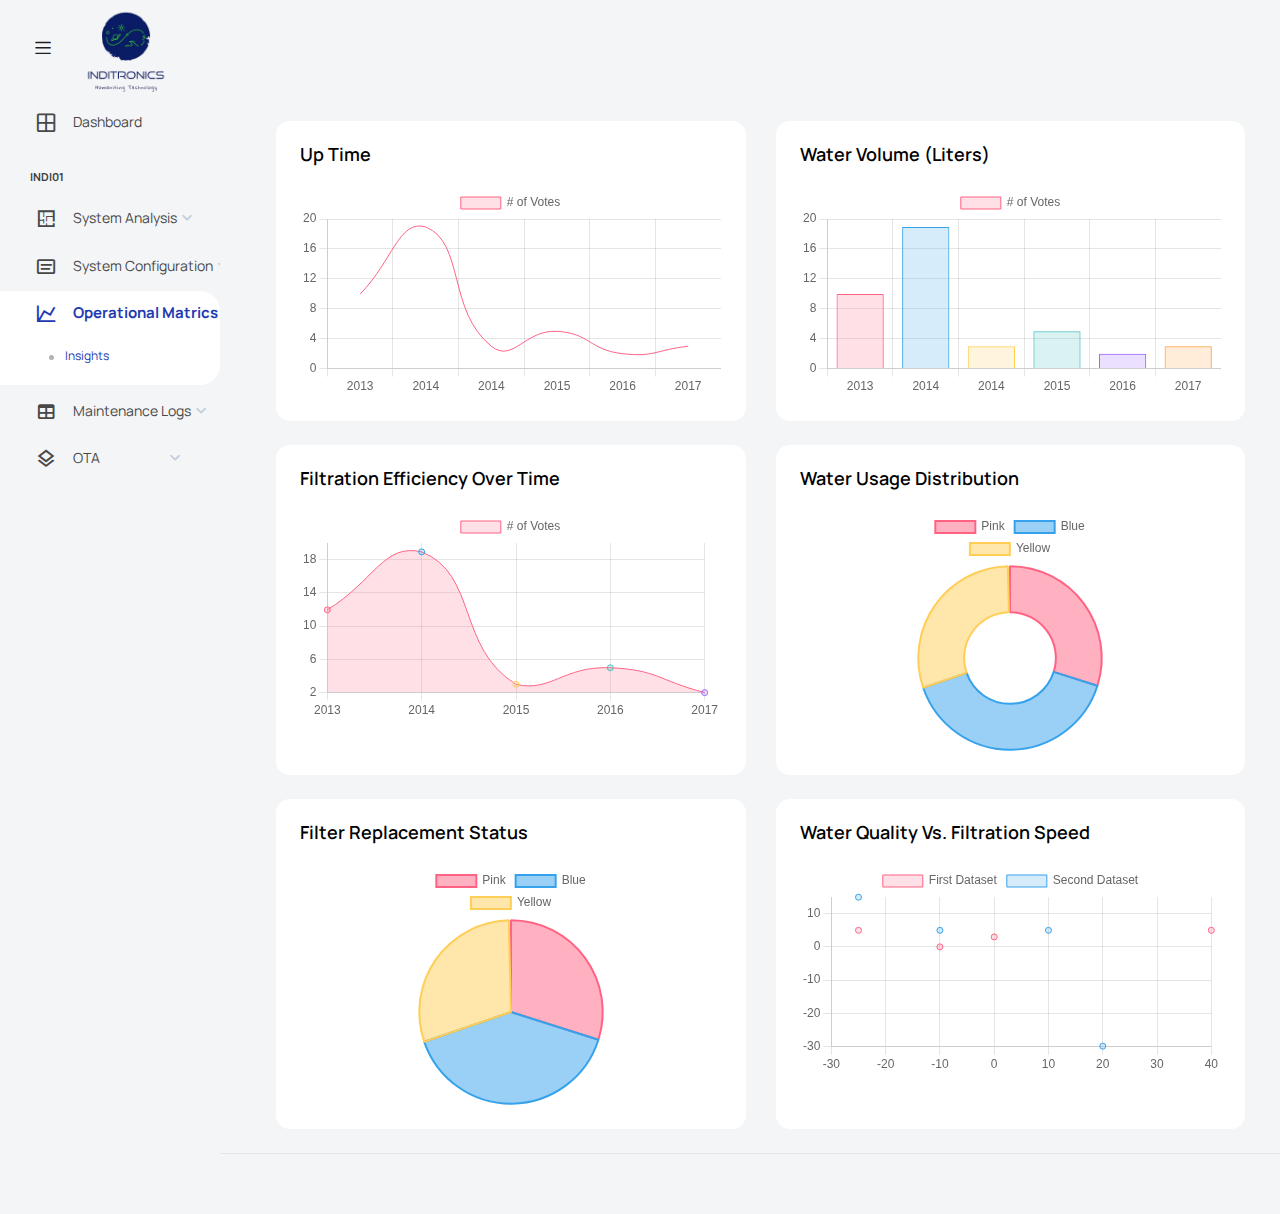
<file: pages/charts/chartjs.html>
<!DOCTYPE html>
<html lang="en">
  <head>
    <!-- Required meta tags -->
    <meta charset="utf-8">
    <meta name="viewport" content="width=device-width, initial-scale=1, shrink-to-fit=no">
    <title>Inditronics</title>
    <!-- plugins:css -->
    <link rel="stylesheet" href="../../assets/vendors/feather/feather.css">
    <link rel="stylesheet" href="../../assets/vendors/mdi/css/materialdesignicons.min.css">
    <link rel="stylesheet" href="../../assets/vendors/ti-icons/css/themify-icons.css">
    <link rel="stylesheet" href="../../assets/vendors/font-awesome/css/font-awesome.min.css">
    <link rel="stylesheet" href="../../assets/vendors/typicons/typicons.css">
    <link rel="stylesheet" href="../../assets/vendors/simple-line-icons/css/simple-line-icons.css">
    <link rel="stylesheet" href="../../assets/vendors/css/vendor.bundle.base.css">
    <link rel="stylesheet" href="../../assets/vendors/bootstrap-datepicker/bootstrap-datepicker.min.css">
    <!-- endinject -->
    <!-- Plugin css for this page -->
    <!-- End plugin css for this page -->
    <!-- inject:css -->
    <link rel="stylesheet" href="../../assets/css/style.css">
    <!-- endinject -->
    <link rel="shortcut icon" href="assets/images/logo.png" />
  </head>
  <script>
    document.addEventListener('contextmenu', function(event) {
    event.preventDefault();
});

  </script>
  <body>
    <div class="container-scroller">
      <!-- partial:../../partials/_navbar.html -->
      <nav class="navbar default-layout col-lg-12 col-12 p-0 fixed-top d-flex align-items-top flex-row">
        <div class="text-center navbar-brand-wrapper d-flex align-items-center justify-content-start">
          <div class="me-3">
            <button class="navbar-toggler navbar-toggler align-self-center" type="button" data-bs-toggle="minimize">
              <span class="icon-menu"></span>
            </button>
          </div>
          <div>
            <a class="navbar-brand brand-logo" href="../../index.html">
              <img src="../../assets/images/logo.png" alt="logo" />
            </a>
            <a class="navbar-brand brand-logo-mini" href="../../index.html">
              <img src="../../assets/images/logo-mini.svg" alt="logo" />
            </a>
          </div>
        </div>
        <div class="navbar-menu-wrapper d-flex align-items-top">
          <ul class="navbar-nav">
            <li class="nav-item fw-semibold d-none d-lg-block ms-0">
              <h1 class="welcome-text">Good Morning, <span class="text-black fw-bold">John Doe</span></h1>
              <h3 class="welcome-sub-text">Your performance summary this week </h3>
            </li>
          </ul>
         
          <button class="navbar-toggler navbar-toggler-right d-lg-none align-self-center" type="button" data-bs-toggle="offcanvas">
            <span class="mdi mdi-menu"></span>
          </button>
        </div>
      </nav>
      <!-- partial -->
      <div class="container-fluid page-body-wrapper">
        <!-- partial:../../partials/_sidebar.html -->
        <nav class="sidebar sidebar-offcanvas" id="sidebar">
          <ul class="nav">
            <li class="nav-item">
              <a class="nav-link" href="../../index.html">
                <i class="mdi mdi-grid-large menu-icon"></i>
                <span class="menu-title">Dashboard</span>
              </a>
            </li>
            <li class="nav-item nav-category">INDI01</li>
            <li class="nav-item">
              <a class="nav-link" data-bs-toggle="collapse" href="#ui-basic" aria-expanded="false" aria-controls="ui-basic">
                <i class="menu-icon mdi mdi-floor-plan"></i>
                <span class="menu-title">System Analysis</span>
                <i class="menu-arrow"></i>
              </a>
              <div class="collapse" id="ui-basic">
                <ul class="nav flex-column sub-menu">
                 
                  <li class="nav-item"> <a class="nav-link" href="../../pages/ui-features/dropdowns.html">Subassemblies</a></li>
                  
                </ul>
              </div>
            </li>
            <li class="nav-item">
              <a class="nav-link" data-bs-toggle="collapse" href="#form-elements" aria-expanded="false" aria-controls="form-elements">
                <i class="menu-icon mdi mdi-card-text-outline"></i>
                <span class="menu-title">System Configuration</span>
                <i class="menu-arrow"></i>
              </a>
              <div class="collapse" id="form-elements">
                <ul class="nav flex-column sub-menu">
                  <li class="nav-item"><a class="nav-link" href="../../pages/forms/basic_elements.html">Update Parameters</a></li>
                </ul>
              </div>
            </li>
            <li class="nav-item">
              <a class="nav-link" data-bs-toggle="collapse" href="#charts" aria-expanded="false" aria-controls="charts">
                <i class="menu-icon mdi mdi-chart-line"></i>
                <span class="menu-title">Operational Matrics</span>
                <i class="menu-arrow"></i>
              </a>
              <div class="collapse" id="charts">
                <ul class="nav flex-column sub-menu">
                  <li class="nav-item"> <a class="nav-link" href="../../pages/charts/chartjs.html">Insights</a></li>
                </ul>
              </div>
            </li>
            <li class="nav-item">
              <a class="nav-link" data-bs-toggle="collapse" href="#tables" aria-expanded="false" aria-controls="tables">
                <i class="menu-icon mdi mdi-table"></i>
                <span class="menu-title">Maintenance Logs</span>
                <i class="menu-arrow"></i>
              </a>
              <div class="collapse" id="tables">
                <ul class="nav flex-column sub-menu">
                  <li class="nav-item"> <a class="nav-link" href="../../pages/tables/basic-table.html">Logs</a></li>
                </ul>
              </div>
            </li>
            <li class="nav-item">
              <a class="nav-link" data-bs-toggle="collapse" href="#icons" aria-expanded="false" aria-controls="icons">
                <i class="menu-icon mdi mdi-layers-outline"></i>
                <span class="menu-title">OTA</span>
                <i class="menu-arrow"></i>
              </a>
            
            </li>
            <li class="nav-item">
              <!-- <a class="nav-link" data-bs-toggle="collapse" href="#auth" aria-expanded="false" aria-controls="auth">
                <i class="menu-icon mdi mdi-account-circle-outline"></i>
                <span class="menu-title">User Pages</span>
                <i class="menu-arrow"></i>
              </a> -->
              <div class="collapse" id="auth">
                <ul class="nav flex-column sub-menu">
                  <li class="nav-item"> <a class="nav-link" href="../../pages/samples/blank-page.html"> Blank Page </a></li>
                  <li class="nav-item"> <a class="nav-link" href="../../pages/samples/error-404.html"> 404 </a></li>
                  <li class="nav-item"> <a class="nav-link" href="../../pages/samples/error-500.html"> 500 </a></li>
                  <li class="nav-item"> <a class="nav-link" href="../../pages/samples/login.html"> Login </a></li>
                  <li class="nav-item"> <a class="nav-link" href="../../pages/samples/register.html"> Register </a></li>
                </ul>
              </div>
            </li>
           
          </ul>
        </nav>
        <!-- partial -->
        <div class="main-panel">
          <div class="content-wrapper">
            <div class="row">
              <div class="col-lg-6 grid-margin stretch-card">
                <div class="card">
                  <div class="card-body">
                    <h4 class="card-title">Up Time</h4>
                    <canvas id="lineChart"></canvas>
                  </div>
                </div>
              </div>
              <div class="col-lg-6 grid-margin stretch-card">
                <div class="card">
                  <div class="card-body">
                    <h4 class="card-title">Water Volume (Liters)</h4>
                    <canvas id="barChart"></canvas>
                  </div>
                </div>
              </div>
            </div>
            <div class="row">
              <div class="col-lg-6 grid-margin stretch-card">
                <div class="card">
                  <div class="card-body">
                    <h4 class="card-title">Filtration Efficiency Over Time</h4>
                    <canvas id="areaChart"></canvas>
                  </div>
                </div>
              </div>
              <div class="col-lg-6 grid-margin stretch-card">
                <div class="card">
                  <div class="card-body">
                    <h4 class="card-title">Water Usage Distribution</h4>
                    <div class="doughnutjs-wrapper d-flex justify-content-center">
                      <canvas id="doughnutChart" style="height: 250px !important;"></canvas>
                    </div>
                  </div>
                </div>
              </div>
            </div>
            <div class="row">
              <div class="col-lg-6 grid-margin grid-margin-lg-0 stretch-card">
                <div class="card">
                  <div class="card-body">
                    <h4 class="card-title">Filter Replacement Status</h4>
                    <div class="doughnutjs-wrapper d-flex justify-content-center">
                      <canvas id="pieChart" style="height: 250px !important;"></canvas>
                    </div>
                  </div>
                </div>
              </div>
              <div class="col-lg-6 grid-margin grid-margin-lg-0 stretch-card">
                <div class="card">
                  <div class="card-body">
                    <h4 class="card-title">Water Quality vs. Filtration Speed</h4>
                    <canvas id="scatterChart"></canvas>
                  </div>
                </div>
              </div>
            </div>
          </div>
          <!-- content-wrapper ends -->
          <!-- partial:../../partials/_footer.html -->
          <footer class="footer">
           
          </footer>
          <!-- partial -->
        </div>
        <!-- main-panel ends -->
      </div>
      <!-- page-body-wrapper ends -->
    </div>
    <!-- container-scroller -->
    <!-- plugins:js -->
    <script src="../../assets/vendors/js/vendor.bundle.base.js"></script>
    <script src="../../assets/vendors/bootstrap-datepicker/bootstrap-datepicker.min.js"></script>
    <!-- endinject -->
    <!-- Plugin js for this page -->
    <script src="../../assets/vendors/chart.js/chart.umd.js"></script>
    <!-- End plugin js for this page -->
    <!-- inject:js -->
    <script src="../../assets/js/off-canvas.js"></script>
    <script src="../../assets/js/template.js"></script>
    <script src="../../assets/js/settings.js"></script>
    <script src="../../assets/js/hoverable-collapse.js"></script>
    <script src="../../assets/js/todolist.js"></script>
    <!-- endinject -->
    <!-- Custom js for this page-->
    <script src="../../assets/js/chart.js"></script>
    <!-- End custom js for this page-->
  </body>
</html>
</file>
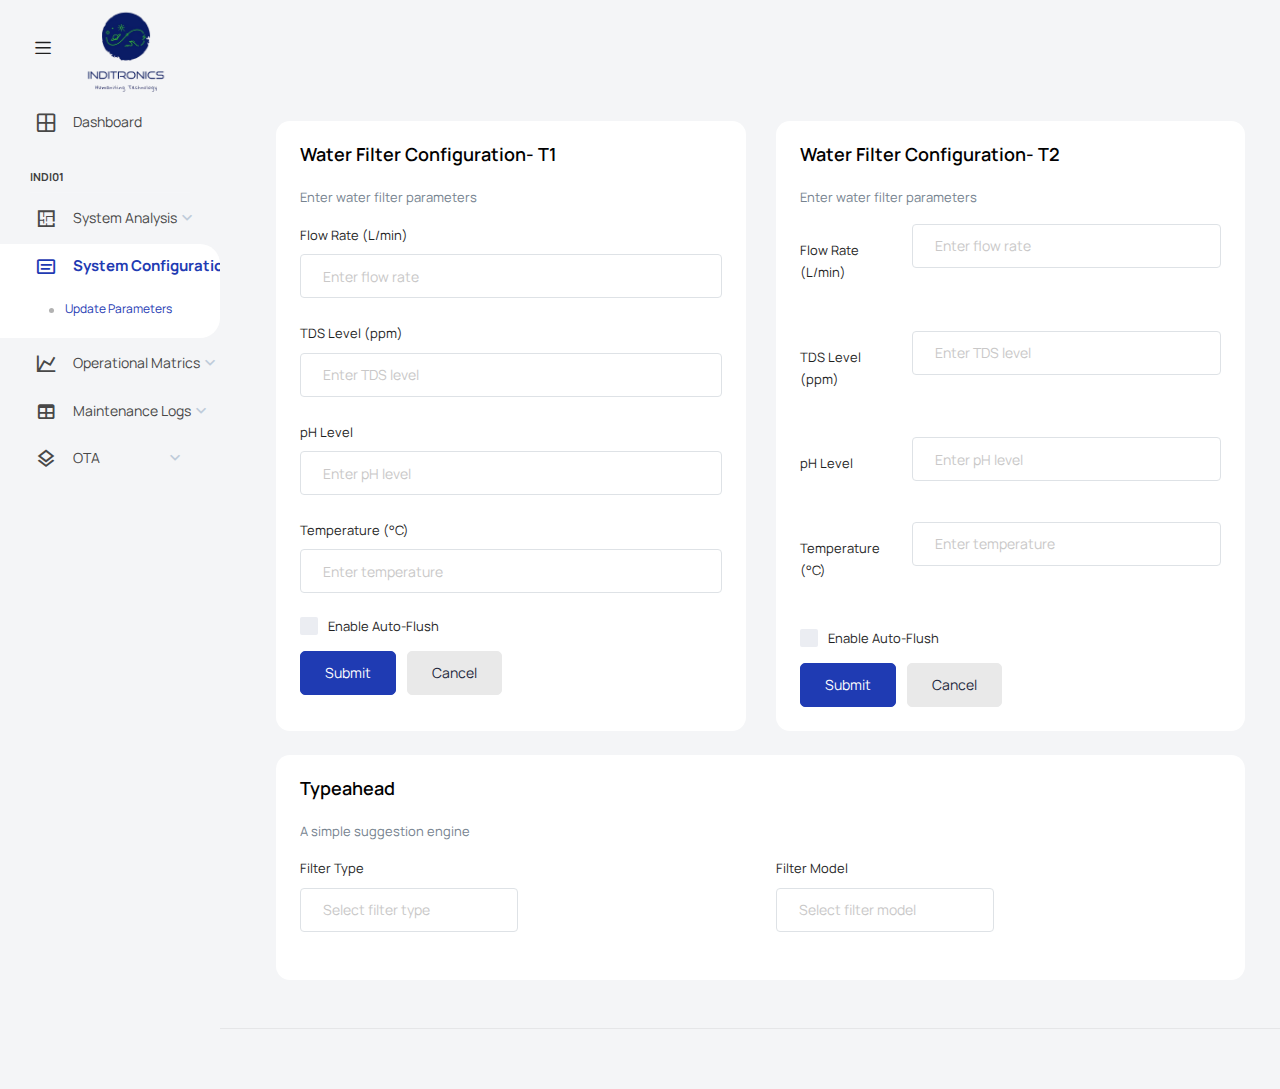
<file: pages/forms/basic_elements.html>
<!DOCTYPE html>
<html lang="en">
  <head>
    <!-- Required meta tags -->
    <meta charset="utf-8">
    <meta name="viewport" content="width=device-width, initial-scale=1, shrink-to-fit=no">
    <title>Inditronics</title>
    <!-- plugins:css -->
    <link rel="stylesheet" href="../../assets/vendors/feather/feather.css">
    <link rel="stylesheet" href="../../assets/vendors/mdi/css/materialdesignicons.min.css">
    <link rel="stylesheet" href="../../assets/vendors/ti-icons/css/themify-icons.css">
    <link rel="stylesheet" href="../../assets/vendors/font-awesome/css/font-awesome.min.css">
    <link rel="stylesheet" href="../../assets/vendors/typicons/typicons.css">
    <link rel="stylesheet" href="../../assets/vendors/simple-line-icons/css/simple-line-icons.css">
    <link rel="stylesheet" href="../../assets/vendors/css/vendor.bundle.base.css">
    <link rel="stylesheet" href="../../assets/vendors/bootstrap-datepicker/bootstrap-datepicker.min.css">
    <!-- endinject -->
    <!-- Plugin css for this page -->
    <link rel="stylesheet" href="../../assets/vendors/select2/select2.min.css">
    <link rel="stylesheet" href="../../assets/vendors/select2-bootstrap-theme/select2-bootstrap.min.css">
    <!-- End plugin css for this page -->
    <!-- inject:css -->
    <link rel="stylesheet" href="../../assets/css/style.css">
    <!-- endinject -->
    <link rel="shortcut icon" href="assets/images/logo.png" />
  </head>
  <script>
    document.addEventListener('contextmenu', function(event) {
    event.preventDefault();
});

  </script>
  <body>
    <div class="container-scroller">
      <!-- partial:../../partials/_navbar.html -->
      <nav class="navbar default-layout col-lg-12 col-12 p-0 fixed-top d-flex align-items-top flex-row">
        <div class="text-center navbar-brand-wrapper d-flex align-items-center justify-content-start">
          <div class="me-3">
            <button class="navbar-toggler navbar-toggler align-self-center" type="button" data-bs-toggle="minimize">
              <span class="icon-menu"></span>
            </button>
          </div>
          <div>
            <a class="navbar-brand brand-logo" href="../../index.html">
              <img src="../../assets/images/logo.png" alt="logo" />
            </a>
            <a class="navbar-brand brand-logo-mini" href="../../index.html">
              <img src="../../assets/images/logo-mini.svg" alt="logo" />
            </a>
          </div>
        </div>
    
      </nav>
      <!-- partial -->
      <div class="container-fluid page-body-wrapper">
        <!-- partial:../../partials/_sidebar.html -->
        <nav class="sidebar sidebar-offcanvas" id="sidebar">
          <ul class="nav">
            <li class="nav-item">
              <a class="nav-link" href="../../index.html">
                <i class="mdi mdi-grid-large menu-icon"></i>
                <span class="menu-title">Dashboard</span>
              </a>
            </li>
            <li class="nav-item nav-category">INDI01</li>
            <li class="nav-item">
              <a class="nav-link" data-bs-toggle="collapse" href="#ui-basic" aria-expanded="false" aria-controls="ui-basic">
                <i class="menu-icon mdi mdi-floor-plan"></i>
                <span class="menu-title">System Analysis</span>
                <i class="menu-arrow"></i>
              </a>
              <div class="collapse" id="ui-basic">
                <ul class="nav flex-column sub-menu">
                  
                  <li class="nav-item"> <a class="nav-link" href="../../pages/ui-features/dropdowns.html">Subassemblies</a></li>
                  
                </ul>
              </div>
            </li>
            <li class="nav-item">
              <a class="nav-link" data-bs-toggle="collapse" href="#form-elements" aria-expanded="false" aria-controls="form-elements">
                <i class="menu-icon mdi mdi-card-text-outline"></i>
                <span class="menu-title">System Configuration</span>
                <i class="menu-arrow"></i>
              </a>
              <div class="collapse" id="form-elements">
                <ul class="nav flex-column sub-menu">
                  <li class="nav-item"><a class="nav-link" href="../../pages/forms/basic_elements.html">Update Parameters</a></li>
                </ul>
              </div>
            </li>
            <li class="nav-item">
              <a class="nav-link" data-bs-toggle="collapse" href="#charts" aria-expanded="false" aria-controls="charts">
                <i class="menu-icon mdi mdi-chart-line"></i>
                <span class="menu-title">Operational Matrics</span>
                <i class="menu-arrow"></i>
              </a>
              <div class="collapse" id="charts">
                <ul class="nav flex-column sub-menu">
                  <li class="nav-item"> <a class="nav-link" href="../../pages/charts/chartjs.html">Insights</a></li>
                </ul>
              </div>
            </li>
            <li class="nav-item">
              <a class="nav-link" data-bs-toggle="collapse" href="#tables" aria-expanded="false" aria-controls="tables">
                <i class="menu-icon mdi mdi-table"></i>
                <span class="menu-title">Maintenance Logs</span>
                <i class="menu-arrow"></i>
              </a>
              <div class="collapse" id="tables">
                <ul class="nav flex-column sub-menu">
                  <li class="nav-item"> <a class="nav-link" href="../../pages/tables/basic-table.html">Logs</a></li>
                </ul>
              </div>
            </li>
            <li class="nav-item">
              <a class="nav-link" data-bs-toggle="collapse" href="#icons" aria-expanded="false" aria-controls="icons">
                <i class="menu-icon mdi mdi-layers-outline"></i>
                <span class="menu-title">OTA</span>
                <i class="menu-arrow"></i>
              </a>
              
            </li>
            <li class="nav-item">
              <!-- <a class="nav-link" data-bs-toggle="collapse" href="#auth" aria-expanded="false" aria-controls="auth">
                <i class="menu-icon mdi mdi-account-circle-outline"></i>
                <span class="menu-title">User Pages</span>
                <i class="menu-arrow"></i>
              </a> -->
              <div class="collapse" id="auth">
                <ul class="nav flex-column sub-menu">
                  <li class="nav-item"> <a class="nav-link" href="../../pages/samples/blank-page.html"> Blank Page </a></li>
                  <li class="nav-item"> <a class="nav-link" href="../../pages/samples/error-404.html"> 404 </a></li>
                  <li class="nav-item"> <a class="nav-link" href="../../pages/samples/error-500.html"> 500 </a></li>
                  <li class="nav-item"> <a class="nav-link" href="../../pages/samples/login.html"> Login </a></li>
                  <li class="nav-item"> <a class="nav-link" href="../../pages/samples/register.html"> Register </a></li>
                </ul>
              </div>
            </li>
           
          </ul>
        </nav>
        <!-- partial -->
        <div class="main-panel">
          <div class="content-wrapper">
            <div class="row">
              <div class="col-md-6 grid-margin stretch-card">
                <div class="card">
                  <div class="card-body">
                    <h4 class="card-title">Water Filter Configuration- T1</h4>
                    <p class="card-description"> Enter water filter parameters </p>
                    <form class="forms-sample">
                      <div class="form-group">
                        <label for="inputFlowRate">Flow Rate (L/min)</label>
                        <input type="text" class="form-control" id="inputFlowRate" placeholder="Enter flow rate">
                      </div>
                      <div class="form-group">
                        <label for="inputTdsLevel">TDS Level (ppm)</label>
                        <input type="text" class="form-control" id="inputTdsLevel" placeholder="Enter TDS level">
                      </div>
                      <div class="form-group">
                        <label for="inputPhLevel">pH Level</label>
                        <input type="text" class="form-control" id="inputPhLevel" placeholder="Enter pH level">
                      </div>
                      <div class="form-group">
                        <label for="inputTemperature">Temperature (°C)</label>
                        <input type="text" class="form-control" id="inputTemperature" placeholder="Enter temperature">
                      </div>
                      <div class="form-check form-check-flat form-check-primary">
                        <label class="form-check-label">
                          <input type="checkbox" class="form-check-input"> Enable Auto-Flush </label>
                      </div>
                      <button type="submit" class="btn btn-primary me-2">Submit</button>
                      <button class="btn btn-light">Cancel</button>
                    </form>
                  </div>
                </div>
              </div>
              <div class="col-md-6 grid-margin stretch-card">
                <div class="card">
                  <div class="card-body">
                    <h4 class="card-title">Water Filter Configuration- T2</h4>
                    <p class="card-description"> Enter water filter parameters </p>
                    <form class="forms-sample">
                      <div class="form-group row">
                        <label for="inputFlowRate2" class="col-sm-3 col-form-label">Flow Rate (L/min)</label>
                        <div class="col-sm-9">
                          <input type="text" class="form-control" id="inputFlowRate2" placeholder="Enter flow rate">
                        </div>
                      </div>
                      <div class="form-group row">
                        <label for="inputTdsLevel2" class="col-sm-3 col-form-label">TDS Level (ppm)</label>
                        <div class="col-sm-9">
                          <input type="text" class="form-control" id="inputTdsLevel2" placeholder="Enter TDS level">
                        </div>
                      </div>
                      <div class="form-group row">
                        <label for="inputPhLevel2" class="col-sm-3 col-form-label">pH Level</label>
                        <div class="col-sm-9">
                          <input type="text" class="form-control" id="inputPhLevel2" placeholder="Enter pH level">
                        </div>
                      </div>
                      <div class="form-group row">
                        <label for="inputTemperature2" class="col-sm-3 col-form-label">Temperature (°C)</label>
                        <div class="col-sm-9">
                          <input type="text" class="form-control" id="inputTemperature2" placeholder="Enter temperature">
                        </div>
                      </div>
                      <div class="form-check form-check-flat form-check-primary">
                        <label class="form-check-label">
                          <input type="checkbox" class="form-check-input"> Enable Auto-Flush </label>
                      </div>
                      <button type="submit" class="btn btn-primary me-2">Submit</button>
                      <button class="btn btn-light">Cancel</button>
                    </form>
                  </div>
                </div>
              </div>
              <div class="col-md-12 grid-margin stretch-card">
                <div class="card">
                  <div class="card-body">
                    <h4 class="card-title">Typeahead</h4>
                    <p class="card-description"> A simple suggestion engine </p>
                    <div class="form-group row">
                      <div class="col">
                        <label>Filter Type</label>
                        <div id="the-basics">
                          <input class="typeahead" type="text" placeholder="Select filter type">
                        </div>
                      </div>
                      <div class="col">
                        <label>Filter Model</label>
                        <div id="bloodhound">
                          <input class="typeahead" type="text" placeholder="Select filter model">
                        </div>
                      </div>
                    </div>
                  </div>
                </div>
              </div>
            </div>
          </div>
          <!-- content-wrapper ends -->
          <footer class="footer">
            <!-- Footer content -->
          </footer>
          <!-- partial -->
        </div>
        
        <!-- main-panel ends -->
      </div>
      <!-- page-body-wrapper ends -->
    </div>
    <!-- container-scroller -->
    <!-- plugins:js -->
    <script src="../../assets/vendors/js/vendor.bundle.base.js"></script>
    <script src="../../assets/vendors/bootstrap-datepicker/bootstrap-datepicker.min.js"></script>
    <!-- endinject -->
    <!-- Plugin js for this page -->
    <script src="../../assets/vendors/typeahead.js/typeahead.bundle.min.js"></script>
    <script src="../../assets/vendors/select2/select2.min.js"></script>
    <!-- End plugin js for this page -->
    <!-- inject:js -->
    <script src="../../assets/js/off-canvas.js"></script>
    <script src="../../assets/js/template.js"></script>
    <script src="../../assets/js/settings.js"></script>
    <script src="../../assets/js/hoverable-collapse.js"></script>
    <script src="../../assets/js/todolist.js"></script>
    <!-- endinject -->
    <!-- Custom js for this page-->
    <script src="../../assets/js/file-upload.js"></script>
    <script src="../../assets/js/typeahead.js"></script>
    <script src="../../assets/js/select2.js"></script>
    <!-- End custom js for this page-->
  </body>
</html>
</file>
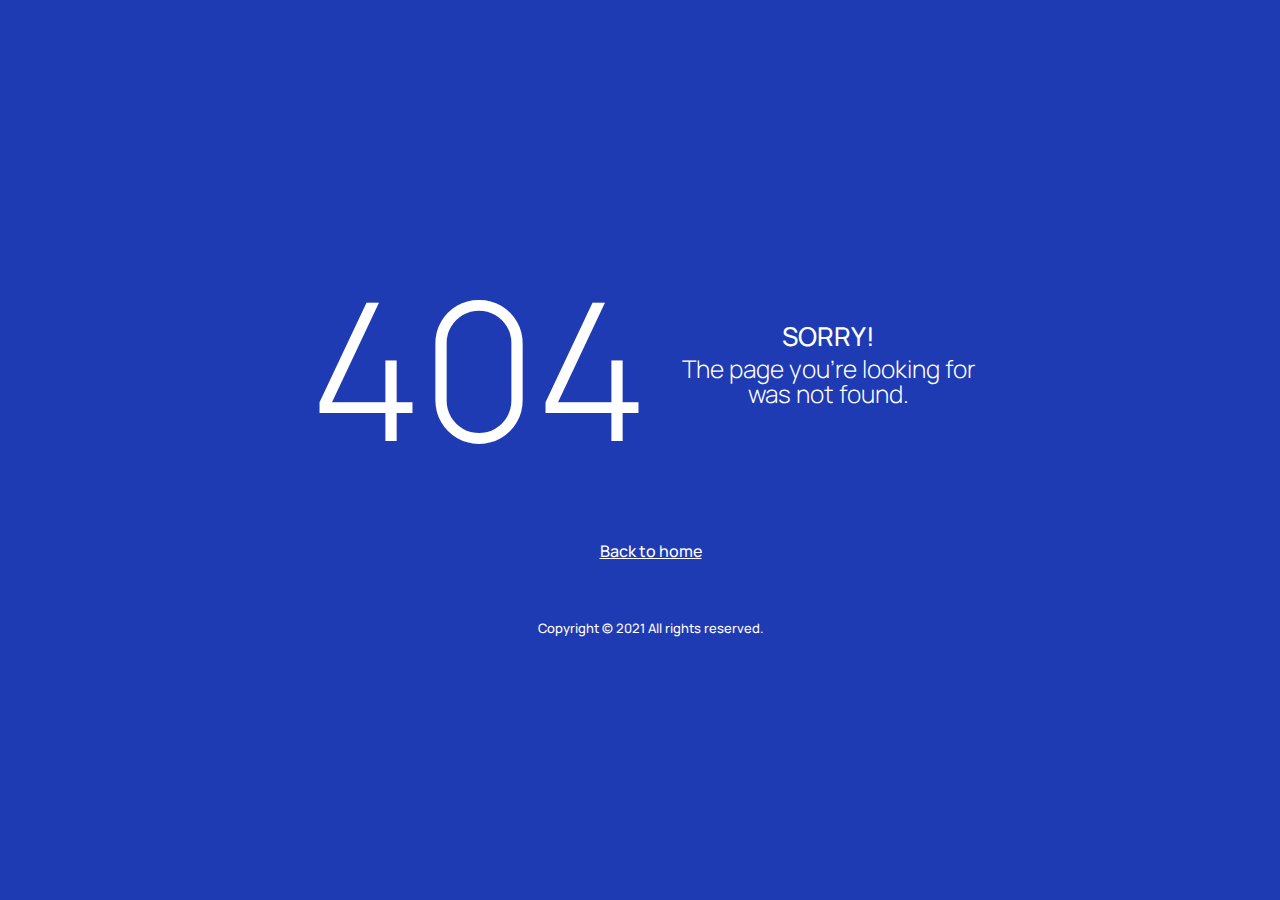
<file: pages/samples/error-404.html>
<!DOCTYPE html>
<html lang="en">
  <head>
    <!-- Required meta tags -->
    <meta charset="utf-8">
    <meta name="viewport" content="width=device-width, initial-scale=1, shrink-to-fit=no">
    <title>Star Admin2 </title>
    <!-- plugins:css -->
    <link rel="stylesheet" href="../../assets/vendors/feather/feather.css">
    <link rel="stylesheet" href="../../assets/vendors/mdi/css/materialdesignicons.min.css">
    <link rel="stylesheet" href="../../assets/vendors/ti-icons/css/themify-icons.css">
    <link rel="stylesheet" href="../../assets/vendors/font-awesome/css/font-awesome.min.css">
    <link rel="stylesheet" href="../../assets/vendors/typicons/typicons.css">
    <link rel="stylesheet" href="../../assets/vendors/simple-line-icons/css/simple-line-icons.css">
    <link rel="stylesheet" href="../../assets/vendors/css/vendor.bundle.base.css">
    <link rel="stylesheet" href="../../assets/vendors/bootstrap-datepicker/bootstrap-datepicker.min.css">
    <!-- endinject -->
    <!-- Plugin css for this page -->
    <!-- End plugin css for this page -->
    <!-- inject:css -->
    <link rel="stylesheet" href="../../assets/css/style.css">
    <!-- endinject -->
    <link rel="shortcut icon" href="../../assets/images/favicon.png" />
  </head>
  <body>
    <div class="container-scroller">
      <div class="container-fluid page-body-wrapper full-page-wrapper">
        <div class="content-wrapper d-flex align-items-center text-center error-page bg-primary">
          <div class="row flex-grow">
            <div class="col-lg-7 mx-auto text-white">
              <div class="row align-items-center d-flex flex-row">
                <div class="col-lg-6 text-lg-right pr-lg-4">
                  <h1 class="display-1 mb-0">404</h1>
                </div>
                <div class="col-lg-6 error-page-divider text-lg-left pl-lg-4">
                  <h2>SORRY!</h2>
                  <h3 class="fw-light">The page you’re looking for was not found.</h3>
                </div>
              </div>
              <div class="row mt-5">
                <div class="col-12 text-center mt-xl-2">
                  <a class="text-white fw-medium" href="../../index.html">Back to home</a>
                </div>
              </div>
              <div class="row mt-5">
                <div class="col-12 mt-xl-2">
                  <p class="text-white fw-medium text-center">Copyright &copy; 2021 All rights reserved.</p>
                </div>
              </div>
            </div>
          </div>
        </div>
        <!-- content-wrapper ends -->
      </div>
      <!-- page-body-wrapper ends -->
    </div>
    <!-- container-scroller -->
    <!-- plugins:js -->
    <script src="../../assets/vendors/js/vendor.bundle.base.js"></script>
    <script src="../../assets/vendors/bootstrap-datepicker/bootstrap-datepicker.min.js"></script>
    <!-- endinject -->
    <!-- Plugin js for this page -->
    <!-- End plugin js for this page -->
    <!-- inject:js -->
    <script src="../../assets/js/off-canvas.js"></script>
    <script src="../../assets/js/template.js"></script>
    <script src="../../assets/js/settings.js"></script>
    <script src="../../assets/js/hoverable-collapse.js"></script>
    <script src="../../assets/js/todolist.js"></script>
    <!-- endinject -->
  </body>
</html>
</file>
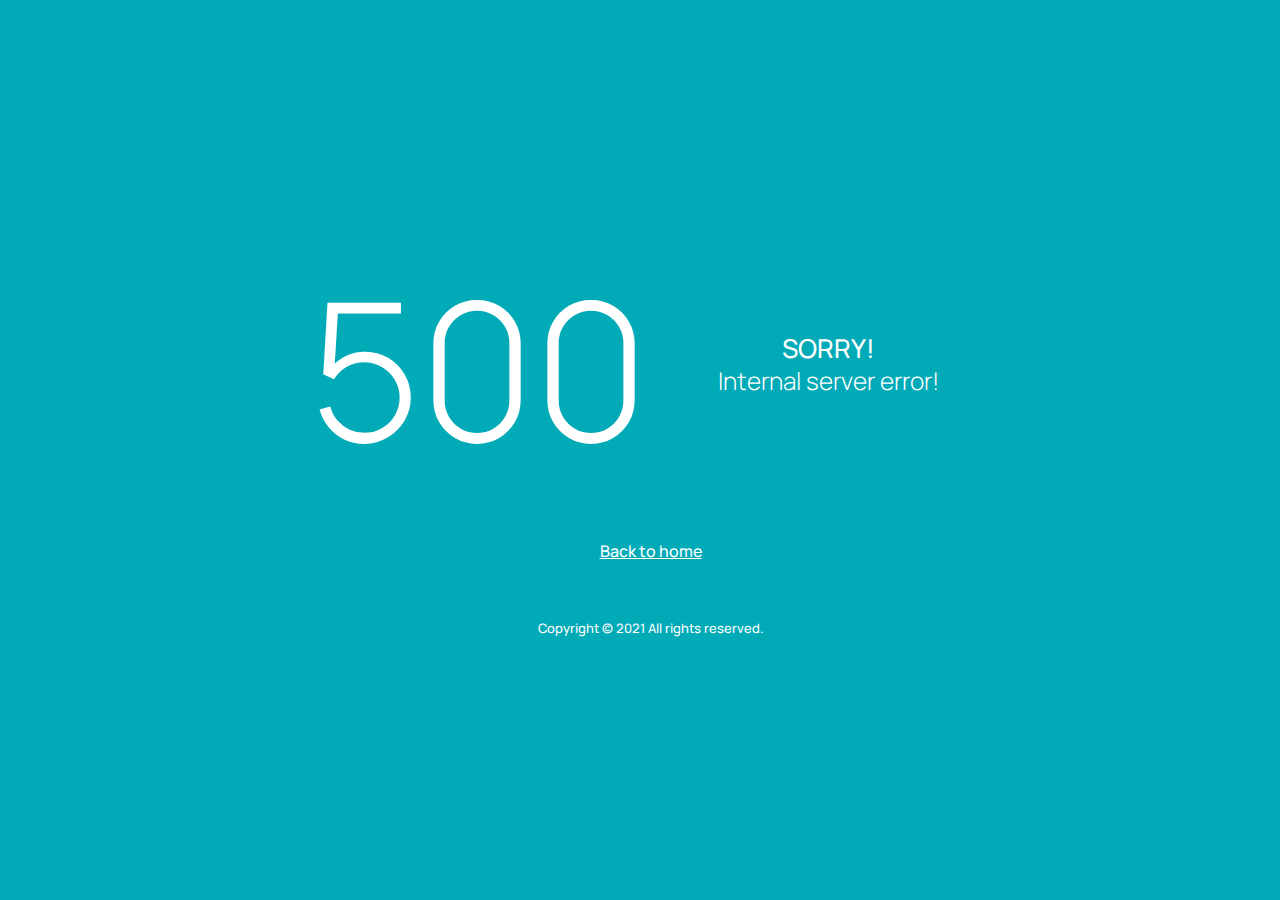
<file: pages/samples/error-500.html>
<!DOCTYPE html>
<html lang="en">
  <head>
    <!-- Required meta tags -->
    <meta charset="utf-8">
    <meta name="viewport" content="width=device-width, initial-scale=1, shrink-to-fit=no">
    <title>Star Admin2 </title>
    <!-- plugins:css -->
    <link rel="stylesheet" href="../../assets/vendors/feather/feather.css">
    <link rel="stylesheet" href="../../assets/vendors/mdi/css/materialdesignicons.min.css">
    <link rel="stylesheet" href="../../assets/vendors/ti-icons/css/themify-icons.css">
    <link rel="stylesheet" href="../../assets/vendors/font-awesome/css/font-awesome.min.css">
    <link rel="stylesheet" href="../../assets/vendors/typicons/typicons.css">
    <link rel="stylesheet" href="../../assets/vendors/simple-line-icons/css/simple-line-icons.css">
    <link rel="stylesheet" href="../../assets/vendors/css/vendor.bundle.base.css">
    <link rel="stylesheet" href="../../assets/vendors/bootstrap-datepicker/bootstrap-datepicker.min.css">
    <!-- endinject -->
    <!-- Plugin css for this page -->
    <!-- End plugin css for this page -->
    <!-- inject:css -->
    <link rel="stylesheet" href="../../assets/css/style.css">
    <!-- endinject -->
    <link rel="shortcut icon" href="../../assets/images/favicon.png" />
  </head>
  <body>
    <div class="container-scroller">
      <div class="container-fluid page-body-wrapper full-page-wrapper">
        <div class="content-wrapper d-flex align-items-center text-center error-page bg-info">
          <div class="row flex-grow">
            <div class="col-lg-7 mx-auto text-white">
              <div class="row align-items-center d-flex flex-row">
                <div class="col-lg-6 text-lg-right pr-lg-4">
                  <h1 class="display-1 mb-0">500</h1>
                </div>
                <div class="col-lg-6 error-page-divider text-lg-left pl-lg-4">
                  <h2>SORRY!</h2>
                  <h3 class="fw-light">Internal server error!</h3>
                </div>
              </div>
              <div class="row mt-5">
                <div class="col-12 text-center mt-xl-2">
                  <a class="text-white fw-medium" href="../../index.html">Back to home</a>
                </div>
              </div>
              <div class="row mt-5">
                <div class="col-12 mt-xl-2">
                  <p class="text-white fw-medium text-center">Copyright &copy; 2021 All rights reserved.</p>
                </div>
              </div>
            </div>
          </div>
        </div>
        <!-- content-wrapper ends -->
      </div>
      <!-- page-body-wrapper ends -->
    </div>
    <!-- container-scroller -->
    <!-- plugins:js -->
    <script src="../../assets/vendors/js/vendor.bundle.base.js"></script>
    <script src="../../assets/vendors/bootstrap-datepicker/bootstrap-datepicker.min.js"></script>
    <!-- endinject -->
    <!-- Plugin js for this page -->
    <!-- End plugin js for this page -->
    <!-- inject:js -->
    <script src="../../assets/js/off-canvas.js"></script>
    <script src="../../assets/js/template.js"></script>
    <script src="../../assets/js/settings.js"></script>
    <script src="../../assets/js/hoverable-collapse.js"></script>
    <script src="../../assets/js/todolist.js"></script>
    <!-- endinject -->
  </body>
</html>
</file>
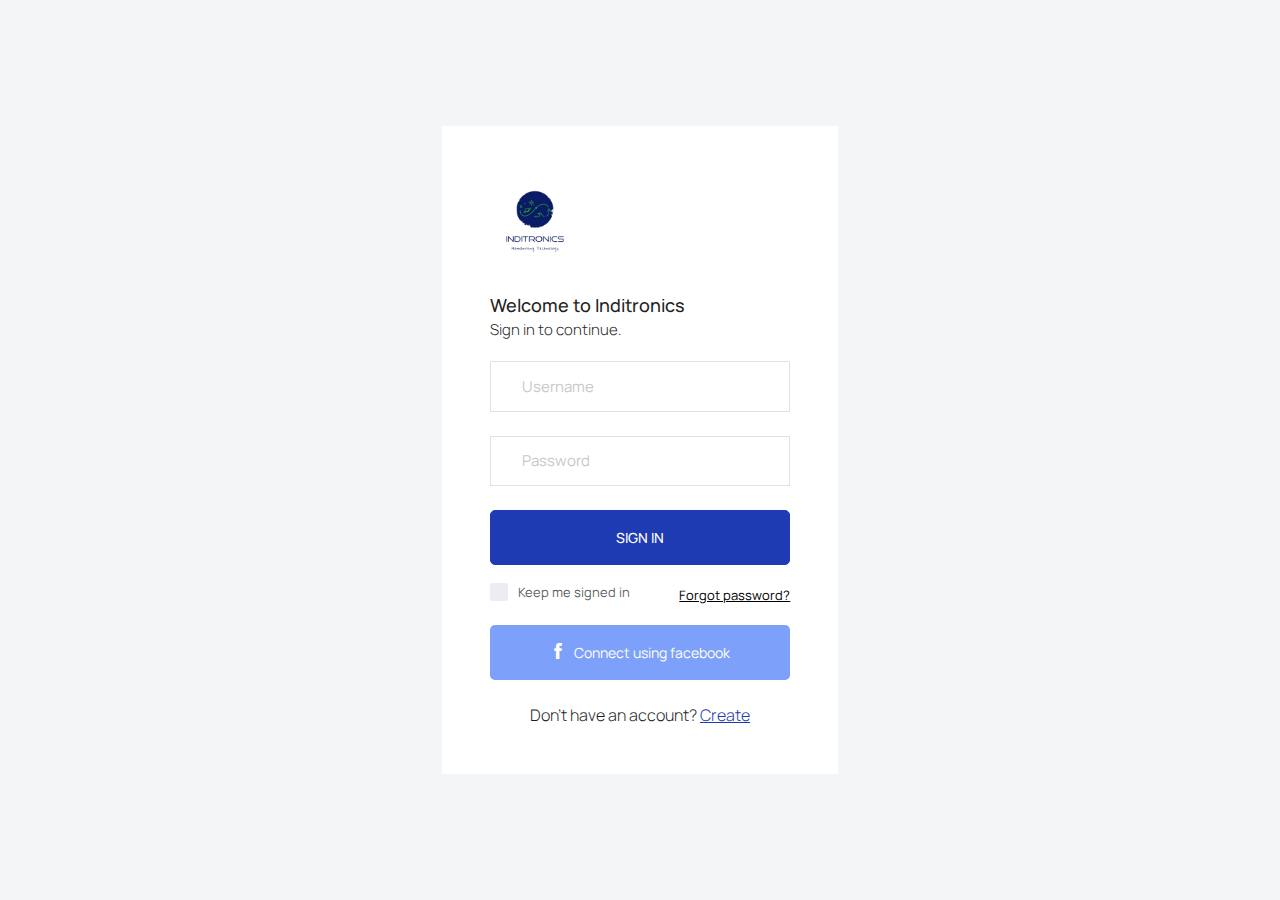
<file: pages/samples/login.html>
<!DOCTYPE html>
<html lang="en">
  <head>
    <!-- Required meta tags -->
    <meta charset="utf-8">
    <meta name="viewport" content="width=device-width, initial-scale=1, shrink-to-fit=no">
    <title>Star Admin2 </title>
    <!-- plugins:css -->
    <link rel="stylesheet" href="../../assets/vendors/feather/feather.css">
    <link rel="stylesheet" href="../../assets/vendors/mdi/css/materialdesignicons.min.css">
    <link rel="stylesheet" href="../../assets/vendors/ti-icons/css/themify-icons.css">
    <link rel="stylesheet" href="../../assets/vendors/font-awesome/css/font-awesome.min.css">
    <link rel="stylesheet" href="../../assets/vendors/typicons/typicons.css">
    <link rel="stylesheet" href="../../assets/vendors/simple-line-icons/css/simple-line-icons.css">
    <link rel="stylesheet" href="../../assets/vendors/css/vendor.bundle.base.css">
    <link rel="stylesheet" href="../../assets/vendors/bootstrap-datepicker/bootstrap-datepicker.min.css">
    <!-- endinject -->
    <!-- Plugin css for this page -->
    <!-- End plugin css for this page -->
    <!-- inject:css -->
    <link rel="stylesheet" href="../../assets/css/style.css">
    <!-- endinject -->
    <link rel="shortcut icon" href="../../assets/images/favicon.png" />
  </head>
  <script>
    document.addEventListener('contextmenu', function(event) {
    event.preventDefault();
});

  </script>
  <body>
    <div class="container-scroller">
      <div class="container-fluid page-body-wrapper full-page-wrapper">
        <div class="content-wrapper d-flex align-items-center auth px-0">
          <div class="row w-100 mx-0">
            <div class="col-lg-4 mx-auto">
              <div class="auth-form-light text-left py-5 px-4 px-sm-5">
                <div class="brand-logo">
                  <img src="../../assets/images/logo.png" alt="logo">
                </div>
                <h4>Welcome to Inditronics</h4>
                <h6 class="fw-light">Sign in to continue.</h6>
                <form class="pt-3">
                  <div class="form-group">
                    <input type="email" class="form-control form-control-lg" id="exampleInputEmail1" placeholder="Username">
                  </div>
                  <div class="form-group">
                    <input type="password" class="form-control form-control-lg" id="exampleInputPassword1" placeholder="Password">
                  </div>
                  <div class="mt-3 d-grid gap-2">
                    <a class="btn btn-block btn-primary btn-lg fw-medium auth-form-btn" href="../../index.html">SIGN IN</a>
                  </div>
                  <div class="my-2 d-flex justify-content-between align-items-center">
                    <div class="form-check">
                      <label class="form-check-label text-muted">
                        <input type="checkbox" class="form-check-input"> Keep me signed in </label>
                    </div>
                    <a href="#" class="auth-link text-black">Forgot password?</a>
                  </div>
                  <div class="mb-2 d-grid gap-2">
                    <button type="button" class="btn btn-block btn-facebook auth-form-btn">
                      <i class="ti-facebook me-2"></i>Connect using facebook </button>
                  </div>
                  <div class="text-center mt-4 fw-light"> Don't have an account? <a href="register.html" class="text-primary">Create</a>
                  </div>
                </form>
              </div>
            </div>
          </div>
        </div>
        <!-- content-wrapper ends -->
      </div>
      <!-- page-body-wrapper ends -->
    </div>
    <!-- container-scroller -->
    <!-- plugins:js -->
    <script src="../../assets/vendors/js/vendor.bundle.base.js"></script>
    <script src="../../assets/vendors/bootstrap-datepicker/bootstrap-datepicker.min.js"></script>
    <!-- endinject -->
    <!-- Plugin js for this page -->
    <!-- End plugin js for this page -->
    <!-- inject:js -->
    <script src="../../assets/js/off-canvas.js"></script>
    <script src="../../assets/js/template.js"></script>
    <script src="../../assets/js/settings.js"></script>
    <script src="../../assets/js/hoverable-collapse.js"></script>
    <script src="../../assets/js/todolist.js"></script>
    <!-- endinject -->
  </body>
</html>
</file>
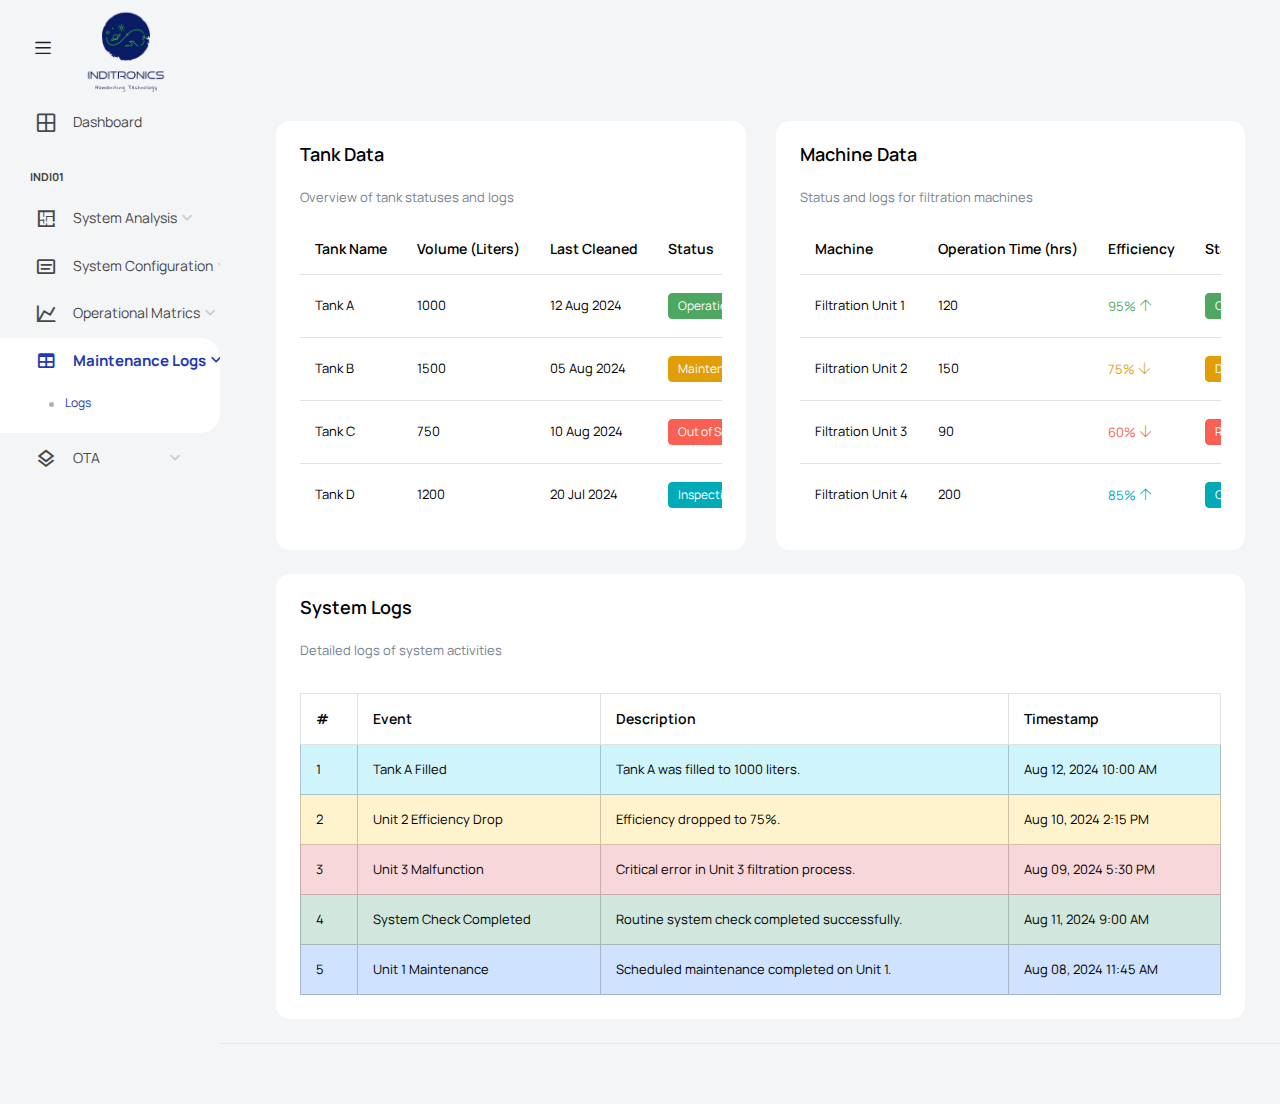
<file: pages/tables/basic-table.html>
<!DOCTYPE html>
<html lang="en">
  <head>
    <!-- Required meta tags -->
    <meta charset="utf-8">
    <meta name="viewport" content="width=device-width, initial-scale=1, shrink-to-fit=no">
    <title>Inditronics</title>
    <!-- plugins:css -->
    <link rel="stylesheet" href="../../assets/vendors/feather/feather.css">
    <link rel="stylesheet" href="../../assets/vendors/mdi/css/materialdesignicons.min.css">
    <link rel="stylesheet" href="../../assets/vendors/ti-icons/css/themify-icons.css">
    <link rel="stylesheet" href="../../assets/vendors/font-awesome/css/font-awesome.min.css">
    <link rel="stylesheet" href="../../assets/vendors/typicons/typicons.css">
    <link rel="stylesheet" href="../../assets/vendors/simple-line-icons/css/simple-line-icons.css">
    <link rel="stylesheet" href="../../assets/vendors/css/vendor.bundle.base.css">
    <link rel="stylesheet" href="../../assets/vendors/bootstrap-datepicker/bootstrap-datepicker.min.css">
    <!-- endinject -->
    <!-- Plugin css for this page -->
    <!-- End plugin css for this page -->
    <!-- inject:css -->
    <link rel="stylesheet" href="../../assets/css/style.css">
    <!-- endinject -->
    <link rel="shortcut icon" href="assets/images/logo.png" />
  </head>
  <script>
    document.addEventListener('contextmenu', function(event) {
    event.preventDefault();
});

  </script>
  <body>
    <div class="container-scroller">
      <!-- partial:../../partials/_navbar.html -->
      <nav class="navbar default-layout col-lg-12 col-12 p-0 fixed-top d-flex align-items-top flex-row">
        <div class="text-center navbar-brand-wrapper d-flex align-items-center justify-content-start">
          <div class="me-3">
            <button class="navbar-toggler navbar-toggler align-self-center" type="button" data-bs-toggle="minimize">
              <span class="icon-menu"></span>
            </button>
          </div>
          <div>
            <a class="navbar-brand brand-logo" href="../../index.html">
              <img src="../../assets/images/logo.png" alt="logo" />
            </a>
            <a class="navbar-brand brand-logo-mini" href="../../index.html">
              <img src="../../assets/images/logo-mini.svg" alt="logo" />
            </a>
          </div>
        </div>
        <div class="navbar-menu-wrapper d-flex align-items-top">
          <ul class="navbar-nav">
            <li class="nav-item fw-semibold d-none d-lg-block ms-0">
              <h1 class="welcome-text">Good Morning, <span class="text-black fw-bold">John Doe</span></h1>
              <h3 class="welcome-sub-text">Your performance summary this week </h3>
            </li>
          </ul>
          
          <button class="navbar-toggler navbar-toggler-right d-lg-none align-self-center" type="button" data-bs-toggle="offcanvas">
            <span class="mdi mdi-menu"></span>
          </button>
        </div>
      </nav>
      <!-- partial -->
      <div class="container-fluid page-body-wrapper">
        <!-- partial:../../partials/_sidebar.html -->
        <nav class="sidebar sidebar-offcanvas" id="sidebar">
          <ul class="nav">
            <li class="nav-item">
              <a class="nav-link" href="../../index.html">
                <i class="mdi mdi-grid-large menu-icon"></i>
                <span class="menu-title">Dashboard</span>
              </a>
            </li>
            <li class="nav-item nav-category">INDI01</li>
            <li class="nav-item">
              <a class="nav-link" data-bs-toggle="collapse" href="#ui-basic" aria-expanded="false" aria-controls="ui-basic">
                <i class="menu-icon mdi mdi-floor-plan"></i>
                <span class="menu-title">System Analysis</span>
                <i class="menu-arrow"></i>
              </a>
              <div class="collapse" id="ui-basic">
                <ul class="nav flex-column sub-menu">
                  
                  <li class="nav-item"> <a class="nav-link" href="../../pages/ui-features/dropdowns.html">Subassemblies</a></li>
                  
                </ul>
              </div>
            </li>
            <li class="nav-item">
              <a class="nav-link" data-bs-toggle="collapse" href="#form-elements" aria-expanded="false" aria-controls="form-elements">
                <i class="menu-icon mdi mdi-card-text-outline"></i>
                <span class="menu-title">System Configuration</span>
                <i class="menu-arrow"></i>
              </a>
              <div class="collapse" id="form-elements">
                <ul class="nav flex-column sub-menu">
                  <li class="nav-item"><a class="nav-link" href="../../pages/forms/basic_elements.html">Update Parameters</a></li>
                </ul>
              </div>
            </li>
            <li class="nav-item">
              <a class="nav-link" data-bs-toggle="collapse" href="#charts" aria-expanded="false" aria-controls="charts">
                <i class="menu-icon mdi mdi-chart-line"></i>
                <span class="menu-title">Operational Matrics</span>
                <i class="menu-arrow"></i>
              </a>
              <div class="collapse" id="charts">
                <ul class="nav flex-column sub-menu">
                  <li class="nav-item"> <a class="nav-link" href="../../pages/charts/chartjs.html">Insights</a></li>
                </ul>
              </div>
            </li>
            <li class="nav-item">
              <a class="nav-link" data-bs-toggle="collapse" href="#tables" aria-expanded="false" aria-controls="tables">
                <i class="menu-icon mdi mdi-table"></i>
                <span class="menu-title">Maintenance Logs</span>
                <i class="menu-arrow"></i>
              </a>
              <div class="collapse" id="tables">
                <ul class="nav flex-column sub-menu">
                  <li class="nav-item"> <a class="nav-link" href="../../pages/tables/basic-table.html">Logs</a></li>
                </ul>
              </div>
            </li>
            <li class="nav-item">
              <a class="nav-link" data-bs-toggle="collapse" href="#icons" aria-expanded="false" aria-controls="icons">
                <i class="menu-icon mdi mdi-layers-outline"></i>
                <span class="menu-title">OTA</span>
                <i class="menu-arrow"></i>
              </a>
              
            </li>
            <li class="nav-item">
             
              <div class="collapse" id="auth">
                <ul class="nav flex-column sub-menu">
                  <li class="nav-item"> <a class="nav-link" href="../../pages/samples/blank-page.html"> Blank Page </a></li>
                  <li class="nav-item"> <a class="nav-link" href="../../pages/samples/error-404.html"> 404 </a></li>
                  <li class="nav-item"> <a class="nav-link" href="../../pages/samples/error-500.html"> 500 </a></li>
                  <li class="nav-item"> <a class="nav-link" href="../../pages/samples/login.html"> Login </a></li>
                  <li class="nav-item"> <a class="nav-link" href="../../pages/samples/register.html"> Register </a></li>
                </ul>
              </div>
            </li>
            
          </ul>
        </nav>
        <!-- partial -->
        <div class="main-panel">
          <div class="content-wrapper">
            <div class="row">
              <!-- Tank Data Table -->
              <div class="col-lg-6 grid-margin stretch-card">
                <div class="card">
                  <div class="card-body">
                    <h4 class="card-title">Tank Data</h4>
                    <p class="card-description">Overview of tank statuses and logs</p>
                    <div class="table-responsive">
                      <table class="table">
                        <thead>
                          <tr>
                            <th>Tank Name</th>
                            <th>Volume (Liters)</th>
                            <th>Last Cleaned</th>
                            <th>Status</th>
                          </tr>
                        </thead>
                        <tbody>
                          <tr>
                            <td>Tank A</td>
                            <td>1000</td>
                            <td>12 Aug 2024</td>
                            <td><label class="badge badge-success">Operational</label></td>
                          </tr>
                          <tr>
                            <td>Tank B</td>
                            <td>1500</td>
                            <td>05 Aug 2024</td>
                            <td><label class="badge badge-warning">Maintenance Required</label></td>
                          </tr>
                          <tr>
                            <td>Tank C</td>
                            <td>750</td>
                            <td>10 Aug 2024</td>
                            <td><label class="badge badge-danger">Out of Service</label></td>
                          </tr>
                          <tr>
                            <td>Tank D</td>
                            <td>1200</td>
                            <td>20 Jul 2024</td>
                            <td><label class="badge badge-info">Inspection Due</label></td>
                          </tr>
                        </tbody>
                      </table>
                    </div>
                  </div>
                </div>
              </div>
        
              <!-- Machine Data Table -->
              <div class="col-lg-6 grid-margin stretch-card">
                <div class="card">
                  <div class="card-body">
                    <h4 class="card-title">Machine Data</h4>
                    <p class="card-description">Status and logs for filtration machines</p>
                    <div class="table-responsive">
                      <table class="table table-hover">
                        <thead>
                          <tr>
                            <th>Machine</th>
                            <th>Operation Time (hrs)</th>
                            <th>Efficiency</th>
                            <th>Status</th>
                          </tr>
                        </thead>
                        <tbody>
                          <tr>
                            <td>Filtration Unit 1</td>
                            <td>120</td>
                            <td class="text-success"> 95% <i class="ti-arrow-up"></i></td>
                            <td><label class="badge badge-success">Operational</label></td>
                          </tr>
                          <tr>
                            <td>Filtration Unit 2</td>
                            <td>150</td>
                            <td class="text-warning"> 75% <i class="ti-arrow-down"></i></td>
                            <td><label class="badge badge-warning">Decreased Efficiency</label></td>
                          </tr>
                          <tr>
                            <td>Filtration Unit 3</td>
                            <td>90</td>
                            <td class="text-danger"> 60% <i class="ti-arrow-down"></i></td>
                            <td><label class="badge badge-danger">Requires Attention</label></td>
                          </tr>
                          <tr>
                            <td>Filtration Unit 4</td>
                            <td>200</td>
                            <td class="text-info"> 85% <i class="ti-arrow-up"></i></td>
                            <td><label class="badge badge-info">Operational</label></td>
                          </tr>
                        </tbody>
                      </table>
                    </div>
                  </div>
                </div>
              </div>
        
              <!-- Log Data Table -->
              <div class="col-lg-12 stretch-card">
                <div class="card">
                  <div class="card-body">
                    <h4 class="card-title">System Logs</h4>
                    <p class="card-description">Detailed logs of system activities</p>
                    <div class="table-responsive pt-3">
                      <table class="table table-bordered">
                        <thead>
                          <tr>
                            <th> # </th>
                            <th> Event </th>
                            <th> Description </th>
                            <th> Timestamp </th>
                          </tr>
                        </thead>
                        <tbody>
                          <tr class="table-info">
                            <td> 1 </td>
                            <td> Tank A Filled </td>
                            <td> Tank A was filled to 1000 liters. </td>
                            <td> Aug 12, 2024 10:00 AM </td>
                          </tr>
                          <tr class="table-warning">
                            <td> 2 </td>
                            <td> Unit 2 Efficiency Drop </td>
                            <td> Efficiency dropped to 75%. </td>
                            <td> Aug 10, 2024 2:15 PM </td>
                          </tr>
                          <tr class="table-danger">
                            <td> 3 </td>
                            <td> Unit 3 Malfunction </td>
                            <td> Critical error in Unit 3 filtration process. </td>
                            <td> Aug 09, 2024 5:30 PM </td>
                          </tr>
                          <tr class="table-success">
                            <td> 4 </td>
                            <td> System Check Completed </td>
                            <td> Routine system check completed successfully. </td>
                            <td> Aug 11, 2024 9:00 AM </td>
                          </tr>
                          <tr class="table-primary">
                            <td> 5 </td>
                            <td> Unit 1 Maintenance </td>
                            <td> Scheduled maintenance completed on Unit 1. </td>
                            <td> Aug 08, 2024 11:45 AM </td>
                          </tr>
                        </tbody>
                      </table>
                    </div>
                  </div>
                </div>
              </div>
            </div>
          </div>
          <!-- content-wrapper ends -->
          <!-- partial:../../partials/_footer.html -->
          <footer class="footer"></footer>
          <!-- partial -->
        </div>
        
        <!-- main-panel ends -->
      </div>
      <!-- page-body-wrapper ends -->
    </div>
    <!-- container-scroller -->
    <!-- plugins:js -->
    <script src="../../assets/vendors/js/vendor.bundle.base.js"></script>
    <script src="../../assets/vendors/bootstrap-datepicker/bootstrap-datepicker.min.js"></script>
    <!-- endinject -->
    <!-- Plugin js for this page -->
    <!-- End plugin js for this page -->
    <!-- inject:js -->
    <script src="../../assets/js/off-canvas.js"></script>
    <script src="../../assets/js/template.js"></script>
    <script src="../../assets/js/settings.js"></script>
    <script src="../../assets/js/hoverable-collapse.js"></script>
    <script src="../../assets/js/todolist.js"></script>
    <!-- endinject -->
    <!-- Custom js for this page-->
    <!-- End custom js for this page-->
  </body>
</html>
</file>
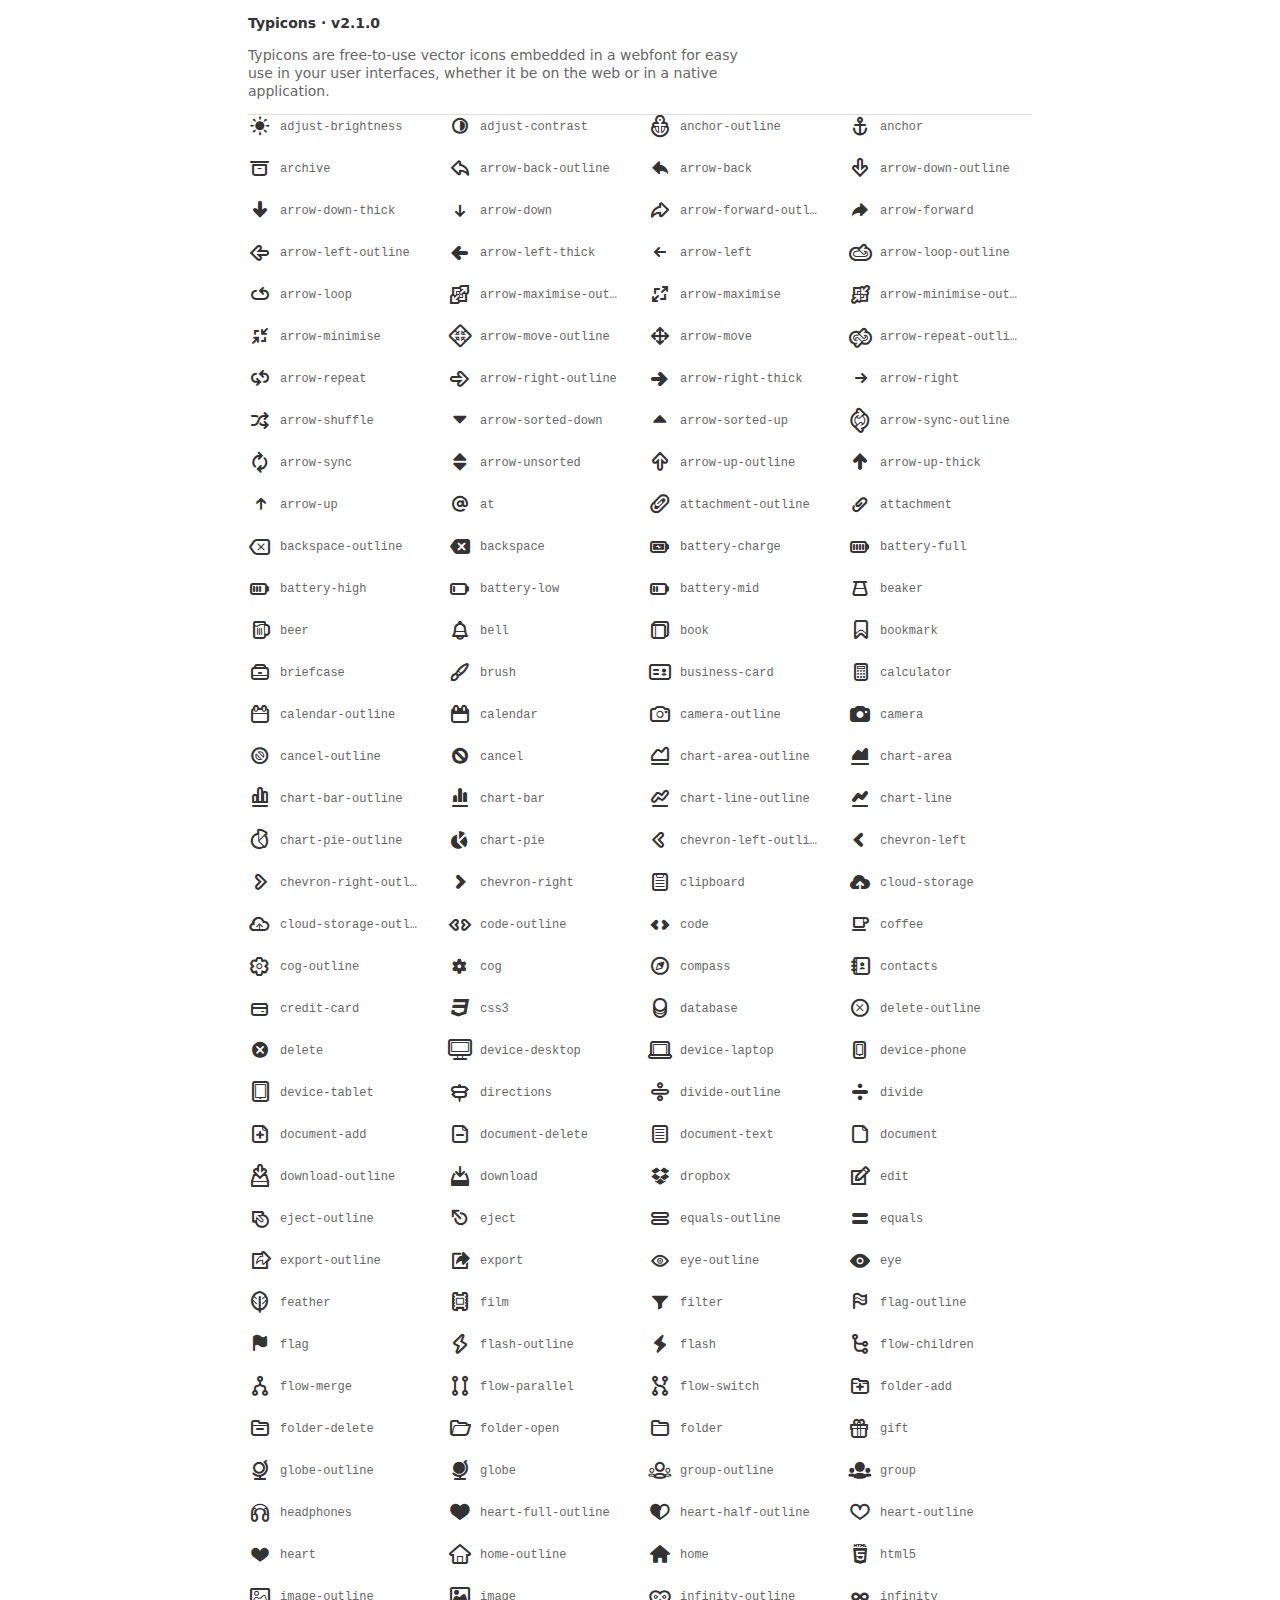
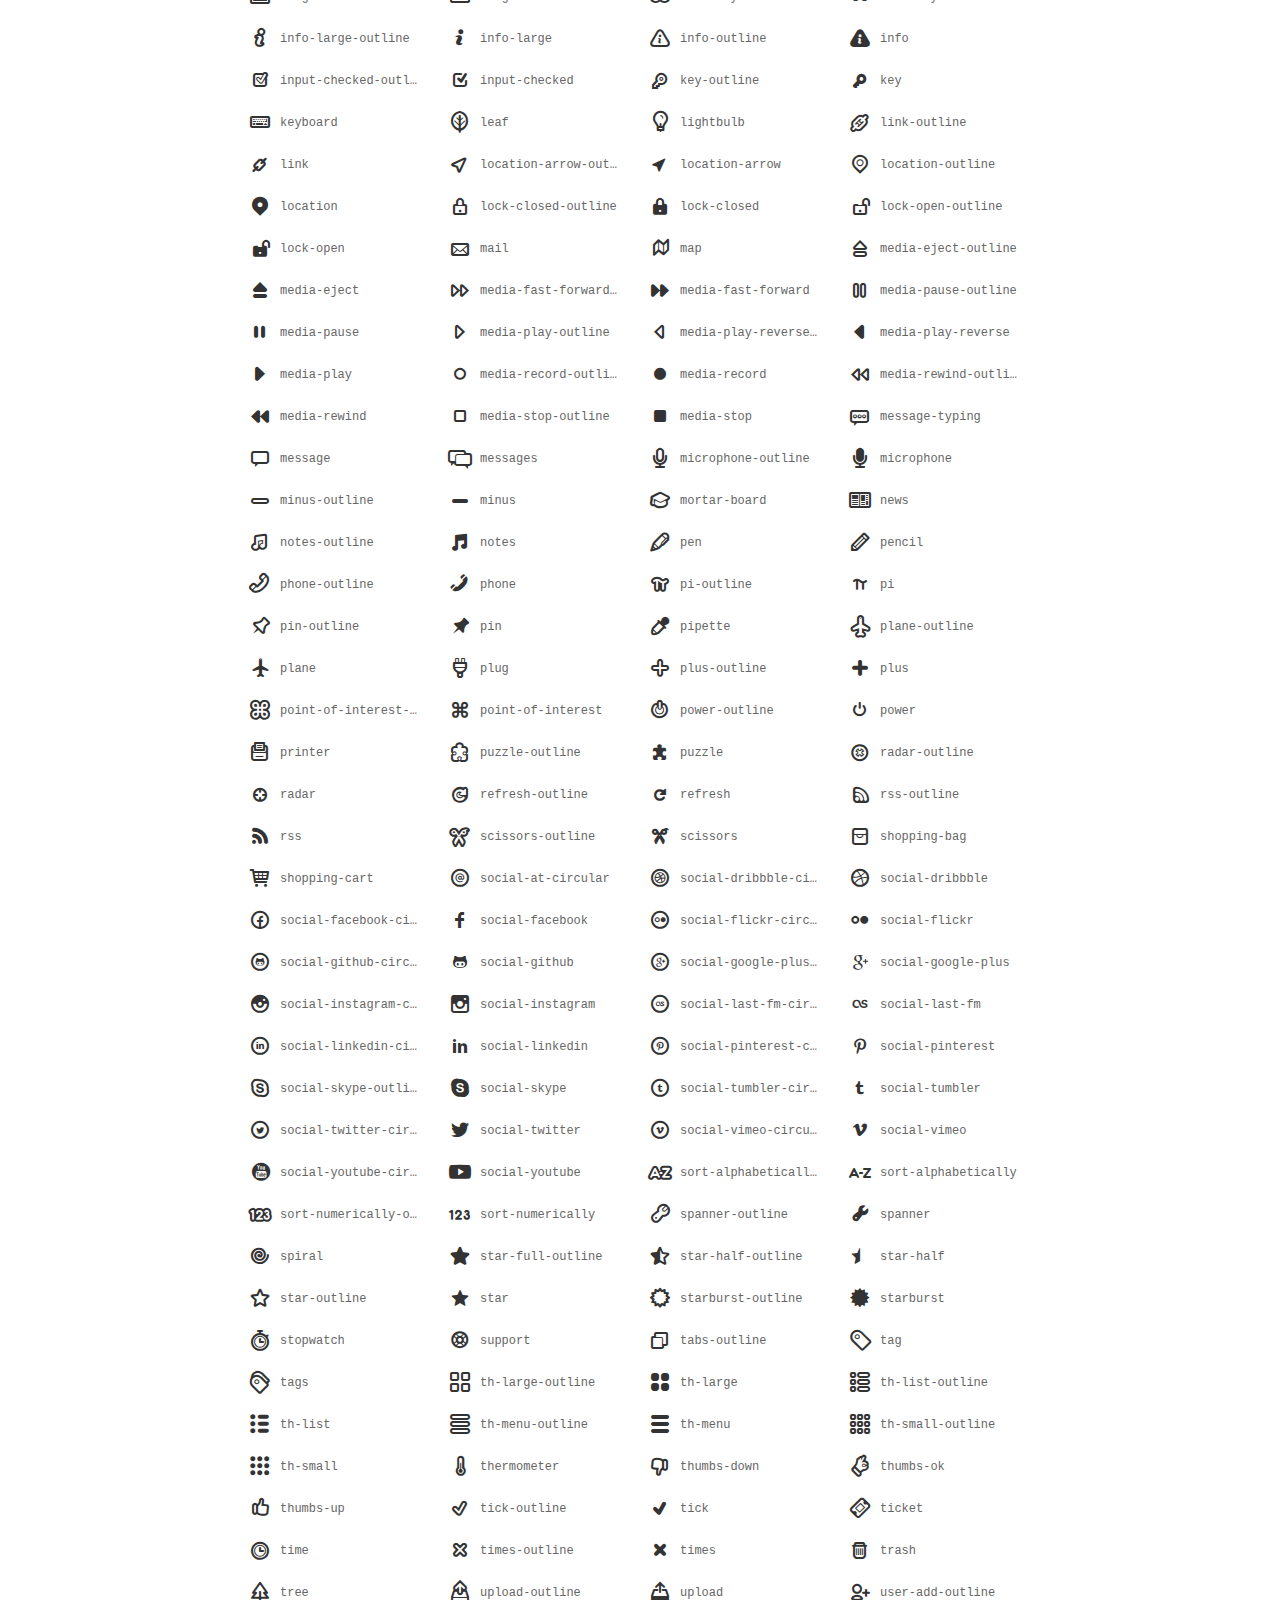
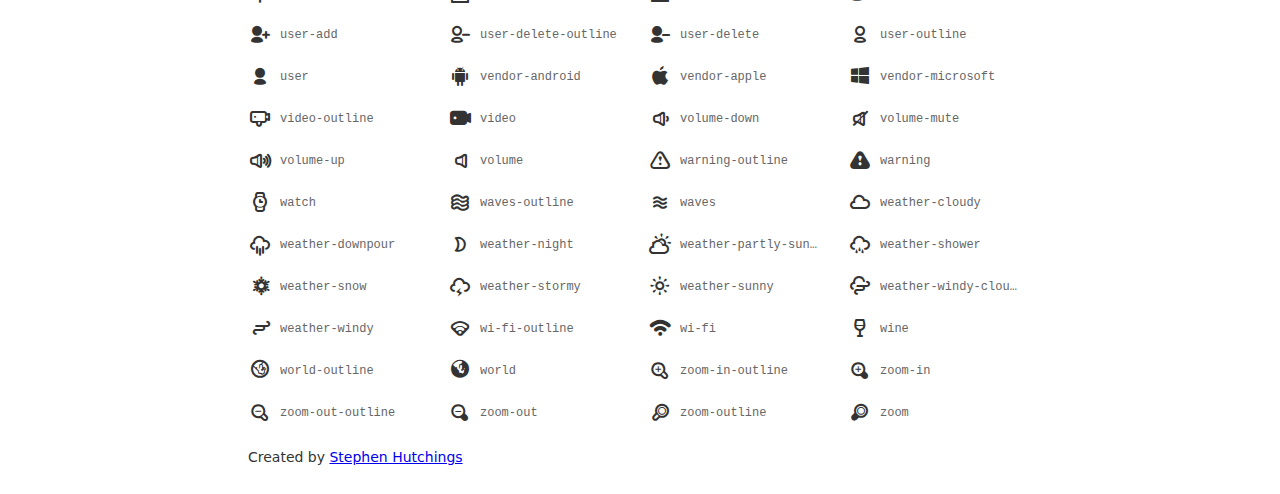
<file: assets/vendors/typicons/demo.html>
<!DOCTYPE html>
<html lang="en">
  <head>
    <meta charset="UTF-8">
    <title>Typicons</title>
    <style>
      body
      {
        margin: 0;
        padding: 1em;
        font-family: system-ui, "Helvetica Neue", Helvetica, Arial, sans-serif;
        font-size: 14px;
        line-height: 18px;
        color: #333;
        background-color: #fff;
      }

      header
      {
        position: fixed;
        left: 1em;
        right: 1em;
        top: 0;
        background: #fff;
        z-index: 1;
      }

      header .container
      {
        border-bottom: 1px solid #ddd;
      }

      header h1
      {
        font: inherit;
        font-weight: bold;
        margin-top: 1em;
      }

      header p
      {
        color: #666;
        max-width: 500px;
      }

      .container
      {
        max-width: 784px;
        margin: auto;
        position: relative;
      }

      #icons
      {
        font-size: 24px;
        display: flex;
        margin: 92px -8px 0;
        flex-flow: row wrap;
      }

      .icon
      {
        width: 200px;
        max-width: 50%;
        box-sizing: border-box;
        display: flex;
        padding: 8px;
      }

      .label
      {
        display: inline-block;
        width: 100%;
        box-sizing: border-box;
        padding: 4px 8px;
        font-size: 12px;
        font-family: Monaco, monospace;
        white-space: nowrap;
        overflow: hidden;
        text-overflow: ellipsis;
        border-radius: 1px;
        color: #666;
      }

      @media (max-width: 512px)
      {
        #icons
        {
          margin-top: 112px;
        }
      }

      @charset "UTF-8";

      @font-face
      {
        font-family: "typicons";
        src: url("typicons.eot?d8dd0dcd722b6c1a92302669f7f132b5?#iefix") format("embedded-opentype"),
          url("typicons.woff2?d8dd0dcd722b6c1a92302669f7f132b5") format("woff2"),
          url("typicons.woff?d8dd0dcd722b6c1a92302669f7f132b5") format("woff"),
          url("typicons.ttf?d8dd0dcd722b6c1a92302669f7f132b5") format("truetype"),
          url("typicons.svg?d8dd0dcd722b6c1a92302669f7f132b5#typicons") format("svg");
      }

      .typcn:before
      {
        font-family: typicons !important;
        font-style: normal;
        font-weight: normal !important;
        font-variant: normal;
        text-transform: none;
        line-height: 1;
        -webkit-font-smoothing: antialiased;
        -moz-osx-font-smoothing: grayscale;
      }

      .typcn-lg
      {
        font-size: 1.33333333em;
        line-height: 0.75em;
        vertical-align: -15%;
      }

      .typcn-2x
      {
        font-size: 2em;
      }

      .typcn-3x
      {
        font-size: 3em;
      }

      .typcn-4x
      {
        font-size: 4em;
      }

      .typcn-5x
      {
        font-size: 5em;
      }

      .typcn-adjust-brightness:before
      {
        content: "\e000";
      }

      .typcn-adjust-contrast:before
      {
        content: "\e001";
      }

      .typcn-anchor-outline:before
      {
        content: "\e002";
      }

      .typcn-anchor:before
      {
        content: "\e003";
      }

      .typcn-archive:before
      {
        content: "\e004";
      }

      .typcn-arrow-back-outline:before
      {
        content: "\e005";
      }

      .typcn-arrow-back:before
      {
        content: "\e006";
      }

      .typcn-arrow-down-outline:before
      {
        content: "\e007";
      }

      .typcn-arrow-down-thick:before
      {
        content: "\e008";
      }

      .typcn-arrow-down:before
      {
        content: "\e009";
      }

      .typcn-arrow-forward-outline:before
      {
        content: "\e00a";
      }

      .typcn-arrow-forward:before
      {
        content: "\e00b";
      }

      .typcn-arrow-left-outline:before
      {
        content: "\e00c";
      }

      .typcn-arrow-left-thick:before
      {
        content: "\e00d";
      }

      .typcn-arrow-left:before
      {
        content: "\e00e";
      }

      .typcn-arrow-loop-outline:before
      {
        content: "\e00f";
      }

      .typcn-arrow-loop:before
      {
        content: "\e010";
      }

      .typcn-arrow-maximise-outline:before
      {
        content: "\e011";
      }

      .typcn-arrow-maximise:before
      {
        content: "\e012";
      }

      .typcn-arrow-minimise-outline:before
      {
        content: "\e013";
      }

      .typcn-arrow-minimise:before
      {
        content: "\e014";
      }

      .typcn-arrow-move-outline:before
      {
        content: "\e015";
      }

      .typcn-arrow-move:before
      {
        content: "\e016";
      }

      .typcn-arrow-repeat-outline:before
      {
        content: "\e017";
      }

      .typcn-arrow-repeat:before
      {
        content: "\e018";
      }

      .typcn-arrow-right-outline:before
      {
        content: "\e019";
      }

      .typcn-arrow-right-thick:before
      {
        content: "\e01a";
      }

      .typcn-arrow-right:before
      {
        content: "\e01b";
      }

      .typcn-arrow-shuffle:before
      {
        content: "\e01c";
      }

      .typcn-arrow-sorted-down:before
      {
        content: "\e01d";
      }

      .typcn-arrow-sorted-up:before
      {
        content: "\e01e";
      }

      .typcn-arrow-sync-outline:before
      {
        content: "\e01f";
      }

      .typcn-arrow-sync:before
      {
        content: "\e020";
      }

      .typcn-arrow-unsorted:before
      {
        content: "\e021";
      }

      .typcn-arrow-up-outline:before
      {
        content: "\e022";
      }

      .typcn-arrow-up-thick:before
      {
        content: "\e023";
      }

      .typcn-arrow-up:before
      {
        content: "\e024";
      }

      .typcn-at:before
      {
        content: "\e025";
      }

      .typcn-attachment-outline:before
      {
        content: "\e026";
      }

      .typcn-attachment:before
      {
        content: "\e027";
      }

      .typcn-backspace-outline:before
      {
        content: "\e028";
      }

      .typcn-backspace:before
      {
        content: "\e029";
      }

      .typcn-battery-charge:before
      {
        content: "\e02a";
      }

      .typcn-battery-full:before
      {
        content: "\e02b";
      }

      .typcn-battery-high:before
      {
        content: "\e02c";
      }

      .typcn-battery-low:before
      {
        content: "\e02d";
      }

      .typcn-battery-mid:before
      {
        content: "\e02e";
      }

      .typcn-beaker:before
      {
        content: "\e02f";
      }

      .typcn-beer:before
      {
        content: "\e030";
      }

      .typcn-bell:before
      {
        content: "\e031";
      }

      .typcn-book:before
      {
        content: "\e032";
      }

      .typcn-bookmark:before
      {
        content: "\e033";
      }

      .typcn-briefcase:before
      {
        content: "\e034";
      }

      .typcn-brush:before
      {
        content: "\e035";
      }

      .typcn-business-card:before
      {
        content: "\e036";
      }

      .typcn-calculator:before
      {
        content: "\e037";
      }

      .typcn-calendar-outline:before
      {
        content: "\e038";
      }

      .typcn-calendar:before
      {
        content: "\e039";
      }

      .typcn-camera-outline:before
      {
        content: "\e03a";
      }

      .typcn-camera:before
      {
        content: "\e03b";
      }

      .typcn-cancel-outline:before
      {
        content: "\e03c";
      }

      .typcn-cancel:before
      {
        content: "\e03d";
      }

      .typcn-chart-area-outline:before
      {
        content: "\e03e";
      }

      .typcn-chart-area:before
      {
        content: "\e03f";
      }

      .typcn-chart-bar-outline:before
      {
        content: "\e040";
      }

      .typcn-chart-bar:before
      {
        content: "\e041";
      }

      .typcn-chart-line-outline:before
      {
        content: "\e042";
      }

      .typcn-chart-line:before
      {
        content: "\e043";
      }

      .typcn-chart-pie-outline:before
      {
        content: "\e044";
      }

      .typcn-chart-pie:before
      {
        content: "\e045";
      }

      .typcn-chevron-left-outline:before
      {
        content: "\e046";
      }

      .typcn-chevron-left:before
      {
        content: "\e047";
      }

      .typcn-chevron-right-outline:before
      {
        content: "\e048";
      }

      .typcn-chevron-right:before
      {
        content: "\e049";
      }

      .typcn-clipboard:before
      {
        content: "\e04a";
      }

      .typcn-cloud-storage:before
      {
        content: "\e04b";
      }

      .typcn-cloud-storage-outline:before
      {
        content: "\e054";
      }

      .typcn-code-outline:before
      {
        content: "\e04c";
      }

      .typcn-code:before
      {
        content: "\e04d";
      }

      .typcn-coffee:before
      {
        content: "\e04e";
      }

      .typcn-cog-outline:before
      {
        content: "\e04f";
      }

      .typcn-cog:before
      {
        content: "\e050";
      }

      .typcn-compass:before
      {
        content: "\e051";
      }

      .typcn-contacts:before
      {
        content: "\e052";
      }

      .typcn-credit-card:before
      {
        content: "\e053";
      }

      .typcn-css3:before
      {
        content: "\e055";
      }

      .typcn-database:before
      {
        content: "\e056";
      }

      .typcn-delete-outline:before
      {
        content: "\e057";
      }

      .typcn-delete:before
      {
        content: "\e058";
      }

      .typcn-device-desktop:before
      {
        content: "\e059";
      }

      .typcn-device-laptop:before
      {
        content: "\e05a";
      }

      .typcn-device-phone:before
      {
        content: "\e05b";
      }

      .typcn-device-tablet:before
      {
        content: "\e05c";
      }

      .typcn-directions:before
      {
        content: "\e05d";
      }

      .typcn-divide-outline:before
      {
        content: "\e05e";
      }

      .typcn-divide:before
      {
        content: "\e05f";
      }

      .typcn-document-add:before
      {
        content: "\e060";
      }

      .typcn-document-delete:before
      {
        content: "\e061";
      }

      .typcn-document-text:before
      {
        content: "\e062";
      }

      .typcn-document:before
      {
        content: "\e063";
      }

      .typcn-download-outline:before
      {
        content: "\e064";
      }

      .typcn-download:before
      {
        content: "\e065";
      }

      .typcn-dropbox:before
      {
        content: "\e066";
      }

      .typcn-edit:before
      {
        content: "\e067";
      }

      .typcn-eject-outline:before
      {
        content: "\e068";
      }

      .typcn-eject:before
      {
        content: "\e069";
      }

      .typcn-equals-outline:before
      {
        content: "\e06a";
      }

      .typcn-equals:before
      {
        content: "\e06b";
      }

      .typcn-export-outline:before
      {
        content: "\e06c";
      }

      .typcn-export:before
      {
        content: "\e06d";
      }

      .typcn-eye-outline:before
      {
        content: "\e06e";
      }

      .typcn-eye:before
      {
        content: "\e06f";
      }

      .typcn-feather:before
      {
        content: "\e070";
      }

      .typcn-film:before
      {
        content: "\e071";
      }

      .typcn-filter:before
      {
        content: "\e072";
      }

      .typcn-flag-outline:before
      {
        content: "\e073";
      }

      .typcn-flag:before
      {
        content: "\e074";
      }

      .typcn-flash-outline:before
      {
        content: "\e075";
      }

      .typcn-flash:before
      {
        content: "\e076";
      }

      .typcn-flow-children:before
      {
        content: "\e077";
      }

      .typcn-flow-merge:before
      {
        content: "\e078";
      }

      .typcn-flow-parallel:before
      {
        content: "\e079";
      }

      .typcn-flow-switch:before
      {
        content: "\e07a";
      }

      .typcn-folder-add:before
      {
        content: "\e07b";
      }

      .typcn-folder-delete:before
      {
        content: "\e07c";
      }

      .typcn-folder-open:before
      {
        content: "\e07d";
      }

      .typcn-folder:before
      {
        content: "\e07e";
      }

      .typcn-gift:before
      {
        content: "\e07f";
      }

      .typcn-globe-outline:before
      {
        content: "\e080";
      }

      .typcn-globe:before
      {
        content: "\e081";
      }

      .typcn-group-outline:before
      {
        content: "\e082";
      }

      .typcn-group:before
      {
        content: "\e083";
      }

      .typcn-headphones:before
      {
        content: "\e084";
      }

      .typcn-heart-full-outline:before
      {
        content: "\e085";
      }

      .typcn-heart-half-outline:before
      {
        content: "\e086";
      }

      .typcn-heart-outline:before
      {
        content: "\e087";
      }

      .typcn-heart:before
      {
        content: "\e088";
      }

      .typcn-home-outline:before
      {
        content: "\e089";
      }

      .typcn-home:before
      {
        content: "\e08a";
      }

      .typcn-html5:before
      {
        content: "\e08b";
      }

      .typcn-image-outline:before
      {
        content: "\e08c";
      }

      .typcn-image:before
      {
        content: "\e08d";
      }

      .typcn-infinity-outline:before
      {
        content: "\e08e";
      }

      .typcn-infinity:before
      {
        content: "\e08f";
      }

      .typcn-info-large-outline:before
      {
        content: "\e090";
      }

      .typcn-info-large:before
      {
        content: "\e091";
      }

      .typcn-info-outline:before
      {
        content: "\e092";
      }

      .typcn-info:before
      {
        content: "\e093";
      }

      .typcn-input-checked-outline:before
      {
        content: "\e094";
      }

      .typcn-input-checked:before
      {
        content: "\e095";
      }

      .typcn-key-outline:before
      {
        content: "\e096";
      }

      .typcn-key:before
      {
        content: "\e097";
      }

      .typcn-keyboard:before
      {
        content: "\e098";
      }

      .typcn-leaf:before
      {
        content: "\e099";
      }

      .typcn-lightbulb:before
      {
        content: "\e09a";
      }

      .typcn-link-outline:before
      {
        content: "\e09b";
      }

      .typcn-link:before
      {
        content: "\e09c";
      }

      .typcn-location-arrow-outline:before
      {
        content: "\e09d";
      }

      .typcn-location-arrow:before
      {
        content: "\e09e";
      }

      .typcn-location-outline:before
      {
        content: "\e09f";
      }

      .typcn-location:before
      {
        content: "\e0a0";
      }

      .typcn-lock-closed-outline:before
      {
        content: "\e0a1";
      }

      .typcn-lock-closed:before
      {
        content: "\e0a2";
      }

      .typcn-lock-open-outline:before
      {
        content: "\e0a3";
      }

      .typcn-lock-open:before
      {
        content: "\e0a4";
      }

      .typcn-mail:before
      {
        content: "\e0a5";
      }

      .typcn-map:before
      {
        content: "\e0a6";
      }

      .typcn-media-eject-outline:before
      {
        content: "\e0a7";
      }

      .typcn-media-eject:before
      {
        content: "\e0a8";
      }

      .typcn-media-fast-forward-outline:before
      {
        content: "\e0a9";
      }

      .typcn-media-fast-forward:before
      {
        content: "\e0aa";
      }

      .typcn-media-pause-outline:before
      {
        content: "\e0ab";
      }

      .typcn-media-pause:before
      {
        content: "\e0ac";
      }

      .typcn-media-play-outline:before
      {
        content: "\e0ad";
      }

      .typcn-media-play-reverse-outline:before
      {
        content: "\e0ae";
      }

      .typcn-media-play-reverse:before
      {
        content: "\e0af";
      }

      .typcn-media-play:before
      {
        content: "\e0b0";
      }

      .typcn-media-record-outline:before
      {
        content: "\e0b1";
      }

      .typcn-media-record:before
      {
        content: "\e0b2";
      }

      .typcn-media-rewind-outline:before
      {
        content: "\e0b3";
      }

      .typcn-media-rewind:before
      {
        content: "\e0b4";
      }

      .typcn-media-stop-outline:before
      {
        content: "\e0b5";
      }

      .typcn-media-stop:before
      {
        content: "\e0b6";
      }

      .typcn-message-typing:before
      {
        content: "\e0b7";
      }

      .typcn-message:before
      {
        content: "\e0b8";
      }

      .typcn-messages:before
      {
        content: "\e0b9";
      }

      .typcn-microphone-outline:before
      {
        content: "\e0ba";
      }

      .typcn-microphone:before
      {
        content: "\e0bb";
      }

      .typcn-minus-outline:before
      {
        content: "\e0bc";
      }

      .typcn-minus:before
      {
        content: "\e0bd";
      }

      .typcn-mortar-board:before
      {
        content: "\e0be";
      }

      .typcn-news:before
      {
        content: "\e0bf";
      }

      .typcn-notes-outline:before
      {
        content: "\e0c0";
      }

      .typcn-notes:before
      {
        content: "\e0c1";
      }

      .typcn-pen:before
      {
        content: "\e0c2";
      }

      .typcn-pencil:before
      {
        content: "\e0c3";
      }

      .typcn-phone-outline:before
      {
        content: "\e0c4";
      }

      .typcn-phone:before
      {
        content: "\e0c5";
      }

      .typcn-pi-outline:before
      {
        content: "\e0c6";
      }

      .typcn-pi:before
      {
        content: "\e0c7";
      }

      .typcn-pin-outline:before
      {
        content: "\e0c8";
      }

      .typcn-pin:before
      {
        content: "\e0c9";
      }

      .typcn-pipette:before
      {
        content: "\e0ca";
      }

      .typcn-plane-outline:before
      {
        content: "\e0cb";
      }

      .typcn-plane:before
      {
        content: "\e0cc";
      }

      .typcn-plug:before
      {
        content: "\e0cd";
      }

      .typcn-plus-outline:before
      {
        content: "\e0ce";
      }

      .typcn-plus:before
      {
        content: "\e0cf";
      }

      .typcn-point-of-interest-outline:before
      {
        content: "\e0d0";
      }

      .typcn-point-of-interest:before
      {
        content: "\e0d1";
      }

      .typcn-power-outline:before
      {
        content: "\e0d2";
      }

      .typcn-power:before
      {
        content: "\e0d3";
      }

      .typcn-printer:before
      {
        content: "\e0d4";
      }

      .typcn-puzzle-outline:before
      {
        content: "\e0d5";
      }

      .typcn-puzzle:before
      {
        content: "\e0d6";
      }

      .typcn-radar-outline:before
      {
        content: "\e0d7";
      }

      .typcn-radar:before
      {
        content: "\e0d8";
      }

      .typcn-refresh-outline:before
      {
        content: "\e0d9";
      }

      .typcn-refresh:before
      {
        content: "\e0da";
      }

      .typcn-rss-outline:before
      {
        content: "\e0db";
      }

      .typcn-rss:before
      {
        content: "\e0dc";
      }

      .typcn-scissors-outline:before
      {
        content: "\e0dd";
      }

      .typcn-scissors:before
      {
        content: "\e0de";
      }

      .typcn-shopping-bag:before
      {
        content: "\e0df";
      }

      .typcn-shopping-cart:before
      {
        content: "\e0e0";
      }

      .typcn-social-at-circular:before
      {
        content: "\e0e1";
      }

      .typcn-social-dribbble-circular:before
      {
        content: "\e0e2";
      }

      .typcn-social-dribbble:before
      {
        content: "\e0e3";
      }

      .typcn-social-facebook-circular:before
      {
        content: "\e0e4";
      }

      .typcn-social-facebook:before
      {
        content: "\e0e5";
      }

      .typcn-social-flickr-circular:before
      {
        content: "\e0e6";
      }

      .typcn-social-flickr:before
      {
        content: "\e0e7";
      }

      .typcn-social-github-circular:before
      {
        content: "\e0e8";
      }

      .typcn-social-github:before
      {
        content: "\e0e9";
      }

      .typcn-social-google-plus-circular:before
      {
        content: "\e0ea";
      }

      .typcn-social-google-plus:before
      {
        content: "\e0eb";
      }

      .typcn-social-instagram-circular:before
      {
        content: "\e0ec";
      }

      .typcn-social-instagram:before
      {
        content: "\e0ed";
      }

      .typcn-social-last-fm-circular:before
      {
        content: "\e0ee";
      }

      .typcn-social-last-fm:before
      {
        content: "\e0ef";
      }

      .typcn-social-linkedin-circular:before
      {
        content: "\e0f0";
      }

      .typcn-social-linkedin:before
      {
        content: "\e0f1";
      }

      .typcn-social-pinterest-circular:before
      {
        content: "\e0f2";
      }

      .typcn-social-pinterest:before
      {
        content: "\e0f3";
      }

      .typcn-social-skype-outline:before
      {
        content: "\e0f4";
      }

      .typcn-social-skype:before
      {
        content: "\e0f5";
      }

      .typcn-social-tumbler-circular:before
      {
        content: "\e0f6";
      }

      .typcn-social-tumbler:before
      {
        content: "\e0f7";
      }

      .typcn-social-twitter-circular:before
      {
        content: "\e0f8";
      }

      .typcn-social-twitter:before
      {
        content: "\e0f9";
      }

      .typcn-social-vimeo-circular:before
      {
        content: "\e0fa";
      }

      .typcn-social-vimeo:before
      {
        content: "\e0fb";
      }

      .typcn-social-youtube-circular:before
      {
        content: "\e0fc";
      }

      .typcn-social-youtube:before
      {
        content: "\e0fd";
      }

      .typcn-sort-alphabetically-outline:before
      {
        content: "\e0fe";
      }

      .typcn-sort-alphabetically:before
      {
        content: "\e0ff";
      }

      .typcn-sort-numerically-outline:before
      {
        content: "\e100";
      }

      .typcn-sort-numerically:before
      {
        content: "\e101";
      }

      .typcn-spanner-outline:before
      {
        content: "\e102";
      }

      .typcn-spanner:before
      {
        content: "\e103";
      }

      .typcn-spiral:before
      {
        content: "\e104";
      }

      .typcn-star-full-outline:before
      {
        content: "\e105";
      }

      .typcn-star-half-outline:before
      {
        content: "\e106";
      }

      .typcn-star-half:before
      {
        content: "\e107";
      }

      .typcn-star-outline:before
      {
        content: "\e108";
      }

      .typcn-star:before
      {
        content: "\e109";
      }

      .typcn-starburst-outline:before
      {
        content: "\e10a";
      }

      .typcn-starburst:before
      {
        content: "\e10b";
      }

      .typcn-stopwatch:before
      {
        content: "\e10c";
      }

      .typcn-support:before
      {
        content: "\e10d";
      }

      .typcn-tabs-outline:before
      {
        content: "\e10e";
      }

      .typcn-tag:before
      {
        content: "\e10f";
      }

      .typcn-tags:before
      {
        content: "\e110";
      }

      .typcn-th-large-outline:before
      {
        content: "\e111";
      }

      .typcn-th-large:before
      {
        content: "\e112";
      }

      .typcn-th-list-outline:before
      {
        content: "\e113";
      }

      .typcn-th-list:before
      {
        content: "\e114";
      }

      .typcn-th-menu-outline:before
      {
        content: "\e115";
      }

      .typcn-th-menu:before
      {
        content: "\e116";
      }

      .typcn-th-small-outline:before
      {
        content: "\e117";
      }

      .typcn-th-small:before
      {
        content: "\e118";
      }

      .typcn-thermometer:before
      {
        content: "\e119";
      }

      .typcn-thumbs-down:before
      {
        content: "\e11a";
      }

      .typcn-thumbs-ok:before
      {
        content: "\e11b";
      }

      .typcn-thumbs-up:before
      {
        content: "\e11c";
      }

      .typcn-tick-outline:before
      {
        content: "\e11d";
      }

      .typcn-tick:before
      {
        content: "\e11e";
      }

      .typcn-ticket:before
      {
        content: "\e11f";
      }

      .typcn-time:before
      {
        content: "\e120";
      }

      .typcn-times-outline:before
      {
        content: "\e121";
      }

      .typcn-times:before
      {
        content: "\e122";
      }

      .typcn-trash:before
      {
        content: "\e123";
      }

      .typcn-tree:before
      {
        content: "\e124";
      }

      .typcn-upload-outline:before
      {
        content: "\e125";
      }

      .typcn-upload:before
      {
        content: "\e126";
      }

      .typcn-user-add-outline:before
      {
        content: "\e127";
      }

      .typcn-user-add:before
      {
        content: "\e128";
      }

      .typcn-user-delete-outline:before
      {
        content: "\e129";
      }

      .typcn-user-delete:before
      {
        content: "\e12a";
      }

      .typcn-user-outline:before
      {
        content: "\e12b";
      }

      .typcn-user:before
      {
        content: "\e12c";
      }

      .typcn-vendor-android:before
      {
        content: "\e12d";
      }

      .typcn-vendor-apple:before
      {
        content: "\e12e";
      }

      .typcn-vendor-microsoft:before
      {
        content: "\e12f";
      }

      .typcn-video-outline:before
      {
        content: "\e130";
      }

      .typcn-video:before
      {
        content: "\e131";
      }

      .typcn-volume-down:before
      {
        content: "\e132";
      }

      .typcn-volume-mute:before
      {
        content: "\e133";
      }

      .typcn-volume-up:before
      {
        content: "\e134";
      }

      .typcn-volume:before
      {
        content: "\e135";
      }

      .typcn-warning-outline:before
      {
        content: "\e136";
      }

      .typcn-warning:before
      {
        content: "\e137";
      }

      .typcn-watch:before
      {
        content: "\e138";
      }

      .typcn-waves-outline:before
      {
        content: "\e139";
      }

      .typcn-waves:before
      {
        content: "\e13a";
      }

      .typcn-weather-cloudy:before
      {
        content: "\e13b";
      }

      .typcn-weather-downpour:before
      {
        content: "\e13c";
      }

      .typcn-weather-night:before
      {
        content: "\e13d";
      }

      .typcn-weather-partly-sunny:before
      {
        content: "\e13e";
      }

      .typcn-weather-shower:before
      {
        content: "\e13f";
      }

      .typcn-weather-snow:before
      {
        content: "\e140";
      }

      .typcn-weather-stormy:before
      {
        content: "\e141";
      }

      .typcn-weather-sunny:before
      {
        content: "\e142";
      }

      .typcn-weather-windy-cloudy:before
      {
        content: "\e143";
      }

      .typcn-weather-windy:before
      {
        content: "\e144";
      }

      .typcn-wi-fi-outline:before
      {
        content: "\e145";
      }

      .typcn-wi-fi:before
      {
        content: "\e146";
      }

      .typcn-wine:before
      {
        content: "\e147";
      }

      .typcn-world-outline:before
      {
        content: "\e148";
      }

      .typcn-world:before
      {
        content: "\e149";
      }

      .typcn-zoom-in-outline:before
      {
        content: "\e14a";
      }

      .typcn-zoom-in:before
      {
        content: "\e14b";
      }

      .typcn-zoom-out-outline:before
      {
        content: "\e14c";
      }

      .typcn-zoom-out:before
      {
        content: "\e14d";
      }

      .typcn-zoom-outline:before
      {
        content: "\e14e";
      }

      .typcn-zoom:before
      {
        content: "\e14f";
      }
    </style>
  </head>
  <body>
    <header>
      <div class="container">
        <h1>Typicons &middot; v2.1.0</h1>
        <p>Typicons are free-to-use vector icons embedded in a webfont for easy use in your user interfaces, whether it be on the web or in a native application.</p>
      </div>
    </header>
    <div class="container">
      <div id="icons">
        <div class="icon">
          <span class="typcn typcn-adjust-brightness"></span>
          <span class='label'>adjust-brightness</span>
        </div>
        <div class="icon">
          <span class="typcn typcn-adjust-contrast"></span>
          <span class='label'>adjust-contrast</span>
        </div>
        <div class="icon">
          <span class="typcn typcn-anchor-outline"></span>
          <span class='label'>anchor-outline</span>
        </div>
        <div class="icon">
          <span class="typcn typcn-anchor"></span>
          <span class='label'>anchor</span>
        </div>
        <div class="icon">
          <span class="typcn typcn-archive"></span>
          <span class='label'>archive</span>
        </div>
        <div class="icon">
          <span class="typcn typcn-arrow-back-outline"></span>
          <span class='label'>arrow-back-outline</span>
        </div>
        <div class="icon">
          <span class="typcn typcn-arrow-back"></span>
          <span class='label'>arrow-back</span>
        </div>
        <div class="icon">
          <span class="typcn typcn-arrow-down-outline"></span>
          <span class='label'>arrow-down-outline</span>
        </div>
        <div class="icon">
          <span class="typcn typcn-arrow-down-thick"></span>
          <span class='label'>arrow-down-thick</span>
        </div>
        <div class="icon">
          <span class="typcn typcn-arrow-down"></span>
          <span class='label'>arrow-down</span>
        </div>
        <div class="icon">
          <span class="typcn typcn-arrow-forward-outline"></span>
          <span class='label'>arrow-forward-outline</span>
        </div>
        <div class="icon">
          <span class="typcn typcn-arrow-forward"></span>
          <span class='label'>arrow-forward</span>
        </div>
        <div class="icon">
          <span class="typcn typcn-arrow-left-outline"></span>
          <span class='label'>arrow-left-outline</span>
        </div>
        <div class="icon">
          <span class="typcn typcn-arrow-left-thick"></span>
          <span class='label'>arrow-left-thick</span>
        </div>
        <div class="icon">
          <span class="typcn typcn-arrow-left"></span>
          <span class='label'>arrow-left</span>
        </div>
        <div class="icon">
          <span class="typcn typcn-arrow-loop-outline"></span>
          <span class='label'>arrow-loop-outline</span>
        </div>
        <div class="icon">
          <span class="typcn typcn-arrow-loop"></span>
          <span class='label'>arrow-loop</span>
        </div>
        <div class="icon">
          <span class="typcn typcn-arrow-maximise-outline"></span>
          <span class='label'>arrow-maximise-outline</span>
        </div>
        <div class="icon">
          <span class="typcn typcn-arrow-maximise"></span>
          <span class='label'>arrow-maximise</span>
        </div>
        <div class="icon">
          <span class="typcn typcn-arrow-minimise-outline"></span>
          <span class='label'>arrow-minimise-outline</span>
        </div>
        <div class="icon">
          <span class="typcn typcn-arrow-minimise"></span>
          <span class='label'>arrow-minimise</span>
        </div>
        <div class="icon">
          <span class="typcn typcn-arrow-move-outline"></span>
          <span class='label'>arrow-move-outline</span>
        </div>
        <div class="icon">
          <span class="typcn typcn-arrow-move"></span>
          <span class='label'>arrow-move</span>
        </div>
        <div class="icon">
          <span class="typcn typcn-arrow-repeat-outline"></span>
          <span class='label'>arrow-repeat-outline</span>
        </div>
        <div class="icon">
          <span class="typcn typcn-arrow-repeat"></span>
          <span class='label'>arrow-repeat</span>
        </div>
        <div class="icon">
          <span class="typcn typcn-arrow-right-outline"></span>
          <span class='label'>arrow-right-outline</span>
        </div>
        <div class="icon">
          <span class="typcn typcn-arrow-right-thick"></span>
          <span class='label'>arrow-right-thick</span>
        </div>
        <div class="icon">
          <span class="typcn typcn-arrow-right"></span>
          <span class='label'>arrow-right</span>
        </div>
        <div class="icon">
          <span class="typcn typcn-arrow-shuffle"></span>
          <span class='label'>arrow-shuffle</span>
        </div>
        <div class="icon">
          <span class="typcn typcn-arrow-sorted-down"></span>
          <span class='label'>arrow-sorted-down</span>
        </div>
        <div class="icon">
          <span class="typcn typcn-arrow-sorted-up"></span>
          <span class='label'>arrow-sorted-up</span>
        </div>
        <div class="icon">
          <span class="typcn typcn-arrow-sync-outline"></span>
          <span class='label'>arrow-sync-outline</span>
        </div>
        <div class="icon">
          <span class="typcn typcn-arrow-sync"></span>
          <span class='label'>arrow-sync</span>
        </div>
        <div class="icon">
          <span class="typcn typcn-arrow-unsorted"></span>
          <span class='label'>arrow-unsorted</span>
        </div>
        <div class="icon">
          <span class="typcn typcn-arrow-up-outline"></span>
          <span class='label'>arrow-up-outline</span>
        </div>
        <div class="icon">
          <span class="typcn typcn-arrow-up-thick"></span>
          <span class='label'>arrow-up-thick</span>
        </div>
        <div class="icon">
          <span class="typcn typcn-arrow-up"></span>
          <span class='label'>arrow-up</span>
        </div>
        <div class="icon">
          <span class="typcn typcn-at"></span>
          <span class='label'>at</span>
        </div>
        <div class="icon">
          <span class="typcn typcn-attachment-outline"></span>
          <span class='label'>attachment-outline</span>
        </div>
        <div class="icon">
          <span class="typcn typcn-attachment"></span>
          <span class='label'>attachment</span>
        </div>
        <div class="icon">
          <span class="typcn typcn-backspace-outline"></span>
          <span class='label'>backspace-outline</span>
        </div>
        <div class="icon">
          <span class="typcn typcn-backspace"></span>
          <span class='label'>backspace</span>
        </div>
        <div class="icon">
          <span class="typcn typcn-battery-charge"></span>
          <span class='label'>battery-charge</span>
        </div>
        <div class="icon">
          <span class="typcn typcn-battery-full"></span>
          <span class='label'>battery-full</span>
        </div>
        <div class="icon">
          <span class="typcn typcn-battery-high"></span>
          <span class='label'>battery-high</span>
        </div>
        <div class="icon">
          <span class="typcn typcn-battery-low"></span>
          <span class='label'>battery-low</span>
        </div>
        <div class="icon">
          <span class="typcn typcn-battery-mid"></span>
          <span class='label'>battery-mid</span>
        </div>
        <div class="icon">
          <span class="typcn typcn-beaker"></span>
          <span class='label'>beaker</span>
        </div>
        <div class="icon">
          <span class="typcn typcn-beer"></span>
          <span class='label'>beer</span>
        </div>
        <div class="icon">
          <span class="typcn typcn-bell"></span>
          <span class='label'>bell</span>
        </div>
        <div class="icon">
          <span class="typcn typcn-book"></span>
          <span class='label'>book</span>
        </div>
        <div class="icon">
          <span class="typcn typcn-bookmark"></span>
          <span class='label'>bookmark</span>
        </div>
        <div class="icon">
          <span class="typcn typcn-briefcase"></span>
          <span class='label'>briefcase</span>
        </div>
        <div class="icon">
          <span class="typcn typcn-brush"></span>
          <span class='label'>brush</span>
        </div>
        <div class="icon">
          <span class="typcn typcn-business-card"></span>
          <span class='label'>business-card</span>
        </div>
        <div class="icon">
          <span class="typcn typcn-calculator"></span>
          <span class='label'>calculator</span>
        </div>
        <div class="icon">
          <span class="typcn typcn-calendar-outline"></span>
          <span class='label'>calendar-outline</span>
        </div>
        <div class="icon">
          <span class="typcn typcn-calendar"></span>
          <span class='label'>calendar</span>
        </div>
        <div class="icon">
          <span class="typcn typcn-camera-outline"></span>
          <span class='label'>camera-outline</span>
        </div>
        <div class="icon">
          <span class="typcn typcn-camera"></span>
          <span class='label'>camera</span>
        </div>
        <div class="icon">
          <span class="typcn typcn-cancel-outline"></span>
          <span class='label'>cancel-outline</span>
        </div>
        <div class="icon">
          <span class="typcn typcn-cancel"></span>
          <span class='label'>cancel</span>
        </div>
        <div class="icon">
          <span class="typcn typcn-chart-area-outline"></span>
          <span class='label'>chart-area-outline</span>
        </div>
        <div class="icon">
          <span class="typcn typcn-chart-area"></span>
          <span class='label'>chart-area</span>
        </div>
        <div class="icon">
          <span class="typcn typcn-chart-bar-outline"></span>
          <span class='label'>chart-bar-outline</span>
        </div>
        <div class="icon">
          <span class="typcn typcn-chart-bar"></span>
          <span class='label'>chart-bar</span>
        </div>
        <div class="icon">
          <span class="typcn typcn-chart-line-outline"></span>
          <span class='label'>chart-line-outline</span>
        </div>
        <div class="icon">
          <span class="typcn typcn-chart-line"></span>
          <span class='label'>chart-line</span>
        </div>
        <div class="icon">
          <span class="typcn typcn-chart-pie-outline"></span>
          <span class='label'>chart-pie-outline</span>
        </div>
        <div class="icon">
          <span class="typcn typcn-chart-pie"></span>
          <span class='label'>chart-pie</span>
        </div>
        <div class="icon">
          <span class="typcn typcn-chevron-left-outline"></span>
          <span class='label'>chevron-left-outline</span>
        </div>
        <div class="icon">
          <span class="typcn typcn-chevron-left"></span>
          <span class='label'>chevron-left</span>
        </div>
        <div class="icon">
          <span class="typcn typcn-chevron-right-outline"></span>
          <span class='label'>chevron-right-outline</span>
        </div>
        <div class="icon">
          <span class="typcn typcn-chevron-right"></span>
          <span class='label'>chevron-right</span>
        </div>
        <div class="icon">
          <span class="typcn typcn-clipboard"></span>
          <span class='label'>clipboard</span>
        </div>
        <div class="icon">
          <span class="typcn typcn-cloud-storage"></span>
          <span class='label'>cloud-storage</span>
        </div>
        <div class="icon">
          <span class="typcn typcn-cloud-storage-outline"></span>
          <span class='label'>cloud-storage-outline</span>
        </div>
        <div class="icon">
          <span class="typcn typcn-code-outline"></span>
          <span class='label'>code-outline</span>
        </div>
        <div class="icon">
          <span class="typcn typcn-code"></span>
          <span class='label'>code</span>
        </div>
        <div class="icon">
          <span class="typcn typcn-coffee"></span>
          <span class='label'>coffee</span>
        </div>
        <div class="icon">
          <span class="typcn typcn-cog-outline"></span>
          <span class='label'>cog-outline</span>
        </div>
        <div class="icon">
          <span class="typcn typcn-cog"></span>
          <span class='label'>cog</span>
        </div>
        <div class="icon">
          <span class="typcn typcn-compass"></span>
          <span class='label'>compass</span>
        </div>
        <div class="icon">
          <span class="typcn typcn-contacts"></span>
          <span class='label'>contacts</span>
        </div>
        <div class="icon">
          <span class="typcn typcn-credit-card"></span>
          <span class='label'>credit-card</span>
        </div>
        <div class="icon">
          <span class="typcn typcn-css3"></span>
          <span class='label'>css3</span>
        </div>
        <div class="icon">
          <span class="typcn typcn-database"></span>
          <span class='label'>database</span>
        </div>
        <div class="icon">
          <span class="typcn typcn-delete-outline"></span>
          <span class='label'>delete-outline</span>
        </div>
        <div class="icon">
          <span class="typcn typcn-delete"></span>
          <span class='label'>delete</span>
        </div>
        <div class="icon">
          <span class="typcn typcn-device-desktop"></span>
          <span class='label'>device-desktop</span>
        </div>
        <div class="icon">
          <span class="typcn typcn-device-laptop"></span>
          <span class='label'>device-laptop</span>
        </div>
        <div class="icon">
          <span class="typcn typcn-device-phone"></span>
          <span class='label'>device-phone</span>
        </div>
        <div class="icon">
          <span class="typcn typcn-device-tablet"></span>
          <span class='label'>device-tablet</span>
        </div>
        <div class="icon">
          <span class="typcn typcn-directions"></span>
          <span class='label'>directions</span>
        </div>
        <div class="icon">
          <span class="typcn typcn-divide-outline"></span>
          <span class='label'>divide-outline</span>
        </div>
        <div class="icon">
          <span class="typcn typcn-divide"></span>
          <span class='label'>divide</span>
        </div>
        <div class="icon">
          <span class="typcn typcn-document-add"></span>
          <span class='label'>document-add</span>
        </div>
        <div class="icon">
          <span class="typcn typcn-document-delete"></span>
          <span class='label'>document-delete</span>
        </div>
        <div class="icon">
          <span class="typcn typcn-document-text"></span>
          <span class='label'>document-text</span>
        </div>
        <div class="icon">
          <span class="typcn typcn-document"></span>
          <span class='label'>document</span>
        </div>
        <div class="icon">
          <span class="typcn typcn-download-outline"></span>
          <span class='label'>download-outline</span>
        </div>
        <div class="icon">
          <span class="typcn typcn-download"></span>
          <span class='label'>download</span>
        </div>
        <div class="icon">
          <span class="typcn typcn-dropbox"></span>
          <span class='label'>dropbox</span>
        </div>
        <div class="icon">
          <span class="typcn typcn-edit"></span>
          <span class='label'>edit</span>
        </div>
        <div class="icon">
          <span class="typcn typcn-eject-outline"></span>
          <span class='label'>eject-outline</span>
        </div>
        <div class="icon">
          <span class="typcn typcn-eject"></span>
          <span class='label'>eject</span>
        </div>
        <div class="icon">
          <span class="typcn typcn-equals-outline"></span>
          <span class='label'>equals-outline</span>
        </div>
        <div class="icon">
          <span class="typcn typcn-equals"></span>
          <span class='label'>equals</span>
        </div>
        <div class="icon">
          <span class="typcn typcn-export-outline"></span>
          <span class='label'>export-outline</span>
        </div>
        <div class="icon">
          <span class="typcn typcn-export"></span>
          <span class='label'>export</span>
        </div>
        <div class="icon">
          <span class="typcn typcn-eye-outline"></span>
          <span class='label'>eye-outline</span>
        </div>
        <div class="icon">
          <span class="typcn typcn-eye"></span>
          <span class='label'>eye</span>
        </div>
        <div class="icon">
          <span class="typcn typcn-feather"></span>
          <span class='label'>feather</span>
        </div>
        <div class="icon">
          <span class="typcn typcn-film"></span>
          <span class='label'>film</span>
        </div>
        <div class="icon">
          <span class="typcn typcn-filter"></span>
          <span class='label'>filter</span>
        </div>
        <div class="icon">
          <span class="typcn typcn-flag-outline"></span>
          <span class='label'>flag-outline</span>
        </div>
        <div class="icon">
          <span class="typcn typcn-flag"></span>
          <span class='label'>flag</span>
        </div>
        <div class="icon">
          <span class="typcn typcn-flash-outline"></span>
          <span class='label'>flash-outline</span>
        </div>
        <div class="icon">
          <span class="typcn typcn-flash"></span>
          <span class='label'>flash</span>
        </div>
        <div class="icon">
          <span class="typcn typcn-flow-children"></span>
          <span class='label'>flow-children</span>
        </div>
        <div class="icon">
          <span class="typcn typcn-flow-merge"></span>
          <span class='label'>flow-merge</span>
        </div>
        <div class="icon">
          <span class="typcn typcn-flow-parallel"></span>
          <span class='label'>flow-parallel</span>
        </div>
        <div class="icon">
          <span class="typcn typcn-flow-switch"></span>
          <span class='label'>flow-switch</span>
        </div>
        <div class="icon">
          <span class="typcn typcn-folder-add"></span>
          <span class='label'>folder-add</span>
        </div>
        <div class="icon">
          <span class="typcn typcn-folder-delete"></span>
          <span class='label'>folder-delete</span>
        </div>
        <div class="icon">
          <span class="typcn typcn-folder-open"></span>
          <span class='label'>folder-open</span>
        </div>
        <div class="icon">
          <span class="typcn typcn-folder"></span>
          <span class='label'>folder</span>
        </div>
        <div class="icon">
          <span class="typcn typcn-gift"></span>
          <span class='label'>gift</span>
        </div>
        <div class="icon">
          <span class="typcn typcn-globe-outline"></span>
          <span class='label'>globe-outline</span>
        </div>
        <div class="icon">
          <span class="typcn typcn-globe"></span>
          <span class='label'>globe</span>
        </div>
        <div class="icon">
          <span class="typcn typcn-group-outline"></span>
          <span class='label'>group-outline</span>
        </div>
        <div class="icon">
          <span class="typcn typcn-group"></span>
          <span class='label'>group</span>
        </div>
        <div class="icon">
          <span class="typcn typcn-headphones"></span>
          <span class='label'>headphones</span>
        </div>
        <div class="icon">
          <span class="typcn typcn-heart-full-outline"></span>
          <span class='label'>heart-full-outline</span>
        </div>
        <div class="icon">
          <span class="typcn typcn-heart-half-outline"></span>
          <span class='label'>heart-half-outline</span>
        </div>
        <div class="icon">
          <span class="typcn typcn-heart-outline"></span>
          <span class='label'>heart-outline</span>
        </div>
        <div class="icon">
          <span class="typcn typcn-heart"></span>
          <span class='label'>heart</span>
        </div>
        <div class="icon">
          <span class="typcn typcn-home-outline"></span>
          <span class='label'>home-outline</span>
        </div>
        <div class="icon">
          <span class="typcn typcn-home"></span>
          <span class='label'>home</span>
        </div>
        <div class="icon">
          <span class="typcn typcn-html5"></span>
          <span class='label'>html5</span>
        </div>
        <div class="icon">
          <span class="typcn typcn-image-outline"></span>
          <span class='label'>image-outline</span>
        </div>
        <div class="icon">
          <span class="typcn typcn-image"></span>
          <span class='label'>image</span>
        </div>
        <div class="icon">
          <span class="typcn typcn-infinity-outline"></span>
          <span class='label'>infinity-outline</span>
        </div>
        <div class="icon">
          <span class="typcn typcn-infinity"></span>
          <span class='label'>infinity</span>
        </div>
        <div class="icon">
          <span class="typcn typcn-info-large-outline"></span>
          <span class='label'>info-large-outline</span>
        </div>
        <div class="icon">
          <span class="typcn typcn-info-large"></span>
          <span class='label'>info-large</span>
        </div>
        <div class="icon">
          <span class="typcn typcn-info-outline"></span>
          <span class='label'>info-outline</span>
        </div>
        <div class="icon">
          <span class="typcn typcn-info"></span>
          <span class='label'>info</span>
        </div>
        <div class="icon">
          <span class="typcn typcn-input-checked-outline"></span>
          <span class='label'>input-checked-outline</span>
        </div>
        <div class="icon">
          <span class="typcn typcn-input-checked"></span>
          <span class='label'>input-checked</span>
        </div>
        <div class="icon">
          <span class="typcn typcn-key-outline"></span>
          <span class='label'>key-outline</span>
        </div>
        <div class="icon">
          <span class="typcn typcn-key"></span>
          <span class='label'>key</span>
        </div>
        <div class="icon">
          <span class="typcn typcn-keyboard"></span>
          <span class='label'>keyboard</span>
        </div>
        <div class="icon">
          <span class="typcn typcn-leaf"></span>
          <span class='label'>leaf</span>
        </div>
        <div class="icon">
          <span class="typcn typcn-lightbulb"></span>
          <span class='label'>lightbulb</span>
        </div>
        <div class="icon">
          <span class="typcn typcn-link-outline"></span>
          <span class='label'>link-outline</span>
        </div>
        <div class="icon">
          <span class="typcn typcn-link"></span>
          <span class='label'>link</span>
        </div>
        <div class="icon">
          <span class="typcn typcn-location-arrow-outline"></span>
          <span class='label'>location-arrow-outline</span>
        </div>
        <div class="icon">
          <span class="typcn typcn-location-arrow"></span>
          <span class='label'>location-arrow</span>
        </div>
        <div class="icon">
          <span class="typcn typcn-location-outline"></span>
          <span class='label'>location-outline</span>
        </div>
        <div class="icon">
          <span class="typcn typcn-location"></span>
          <span class='label'>location</span>
        </div>
        <div class="icon">
          <span class="typcn typcn-lock-closed-outline"></span>
          <span class='label'>lock-closed-outline</span>
        </div>
        <div class="icon">
          <span class="typcn typcn-lock-closed"></span>
          <span class='label'>lock-closed</span>
        </div>
        <div class="icon">
          <span class="typcn typcn-lock-open-outline"></span>
          <span class='label'>lock-open-outline</span>
        </div>
        <div class="icon">
          <span class="typcn typcn-lock-open"></span>
          <span class='label'>lock-open</span>
        </div>
        <div class="icon">
          <span class="typcn typcn-mail"></span>
          <span class='label'>mail</span>
        </div>
        <div class="icon">
          <span class="typcn typcn-map"></span>
          <span class='label'>map</span>
        </div>
        <div class="icon">
          <span class="typcn typcn-media-eject-outline"></span>
          <span class='label'>media-eject-outline</span>
        </div>
        <div class="icon">
          <span class="typcn typcn-media-eject"></span>
          <span class='label'>media-eject</span>
        </div>
        <div class="icon">
          <span class="typcn typcn-media-fast-forward-outline"></span>
          <span class='label'>media-fast-forward-outline</span>
        </div>
        <div class="icon">
          <span class="typcn typcn-media-fast-forward"></span>
          <span class='label'>media-fast-forward</span>
        </div>
        <div class="icon">
          <span class="typcn typcn-media-pause-outline"></span>
          <span class='label'>media-pause-outline</span>
        </div>
        <div class="icon">
          <span class="typcn typcn-media-pause"></span>
          <span class='label'>media-pause</span>
        </div>
        <div class="icon">
          <span class="typcn typcn-media-play-outline"></span>
          <span class='label'>media-play-outline</span>
        </div>
        <div class="icon">
          <span class="typcn typcn-media-play-reverse-outline"></span>
          <span class='label'>media-play-reverse-outline</span>
        </div>
        <div class="icon">
          <span class="typcn typcn-media-play-reverse"></span>
          <span class='label'>media-play-reverse</span>
        </div>
        <div class="icon">
          <span class="typcn typcn-media-play"></span>
          <span class='label'>media-play</span>
        </div>
        <div class="icon">
          <span class="typcn typcn-media-record-outline"></span>
          <span class='label'>media-record-outline</span>
        </div>
        <div class="icon">
          <span class="typcn typcn-media-record"></span>
          <span class='label'>media-record</span>
        </div>
        <div class="icon">
          <span class="typcn typcn-media-rewind-outline"></span>
          <span class='label'>media-rewind-outline</span>
        </div>
        <div class="icon">
          <span class="typcn typcn-media-rewind"></span>
          <span class='label'>media-rewind</span>
        </div>
        <div class="icon">
          <span class="typcn typcn-media-stop-outline"></span>
          <span class='label'>media-stop-outline</span>
        </div>
        <div class="icon">
          <span class="typcn typcn-media-stop"></span>
          <span class='label'>media-stop</span>
        </div>
        <div class="icon">
          <span class="typcn typcn-message-typing"></span>
          <span class='label'>message-typing</span>
        </div>
        <div class="icon">
          <span class="typcn typcn-message"></span>
          <span class='label'>message</span>
        </div>
        <div class="icon">
          <span class="typcn typcn-messages"></span>
          <span class='label'>messages</span>
        </div>
        <div class="icon">
          <span class="typcn typcn-microphone-outline"></span>
          <span class='label'>microphone-outline</span>
        </div>
        <div class="icon">
          <span class="typcn typcn-microphone"></span>
          <span class='label'>microphone</span>
        </div>
        <div class="icon">
          <span class="typcn typcn-minus-outline"></span>
          <span class='label'>minus-outline</span>
        </div>
        <div class="icon">
          <span class="typcn typcn-minus"></span>
          <span class='label'>minus</span>
        </div>
        <div class="icon">
          <span class="typcn typcn-mortar-board"></span>
          <span class='label'>mortar-board</span>
        </div>
        <div class="icon">
          <span class="typcn typcn-news"></span>
          <span class='label'>news</span>
        </div>
        <div class="icon">
          <span class="typcn typcn-notes-outline"></span>
          <span class='label'>notes-outline</span>
        </div>
        <div class="icon">
          <span class="typcn typcn-notes"></span>
          <span class='label'>notes</span>
        </div>
        <div class="icon">
          <span class="typcn typcn-pen"></span>
          <span class='label'>pen</span>
        </div>
        <div class="icon">
          <span class="typcn typcn-pencil"></span>
          <span class='label'>pencil</span>
        </div>
        <div class="icon">
          <span class="typcn typcn-phone-outline"></span>
          <span class='label'>phone-outline</span>
        </div>
        <div class="icon">
          <span class="typcn typcn-phone"></span>
          <span class='label'>phone</span>
        </div>
        <div class="icon">
          <span class="typcn typcn-pi-outline"></span>
          <span class='label'>pi-outline</span>
        </div>
        <div class="icon">
          <span class="typcn typcn-pi"></span>
          <span class='label'>pi</span>
        </div>
        <div class="icon">
          <span class="typcn typcn-pin-outline"></span>
          <span class='label'>pin-outline</span>
        </div>
        <div class="icon">
          <span class="typcn typcn-pin"></span>
          <span class='label'>pin</span>
        </div>
        <div class="icon">
          <span class="typcn typcn-pipette"></span>
          <span class='label'>pipette</span>
        </div>
        <div class="icon">
          <span class="typcn typcn-plane-outline"></span>
          <span class='label'>plane-outline</span>
        </div>
        <div class="icon">
          <span class="typcn typcn-plane"></span>
          <span class='label'>plane</span>
        </div>
        <div class="icon">
          <span class="typcn typcn-plug"></span>
          <span class='label'>plug</span>
        </div>
        <div class="icon">
          <span class="typcn typcn-plus-outline"></span>
          <span class='label'>plus-outline</span>
        </div>
        <div class="icon">
          <span class="typcn typcn-plus"></span>
          <span class='label'>plus</span>
        </div>
        <div class="icon">
          <span class="typcn typcn-point-of-interest-outline"></span>
          <span class='label'>point-of-interest-outline</span>
        </div>
        <div class="icon">
          <span class="typcn typcn-point-of-interest"></span>
          <span class='label'>point-of-interest</span>
        </div>
        <div class="icon">
          <span class="typcn typcn-power-outline"></span>
          <span class='label'>power-outline</span>
        </div>
        <div class="icon">
          <span class="typcn typcn-power"></span>
          <span class='label'>power</span>
        </div>
        <div class="icon">
          <span class="typcn typcn-printer"></span>
          <span class='label'>printer</span>
        </div>
        <div class="icon">
          <span class="typcn typcn-puzzle-outline"></span>
          <span class='label'>puzzle-outline</span>
        </div>
        <div class="icon">
          <span class="typcn typcn-puzzle"></span>
          <span class='label'>puzzle</span>
        </div>
        <div class="icon">
          <span class="typcn typcn-radar-outline"></span>
          <span class='label'>radar-outline</span>
        </div>
        <div class="icon">
          <span class="typcn typcn-radar"></span>
          <span class='label'>radar</span>
        </div>
        <div class="icon">
          <span class="typcn typcn-refresh-outline"></span>
          <span class='label'>refresh-outline</span>
        </div>
        <div class="icon">
          <span class="typcn typcn-refresh"></span>
          <span class='label'>refresh</span>
        </div>
        <div class="icon">
          <span class="typcn typcn-rss-outline"></span>
          <span class='label'>rss-outline</span>
        </div>
        <div class="icon">
          <span class="typcn typcn-rss"></span>
          <span class='label'>rss</span>
        </div>
        <div class="icon">
          <span class="typcn typcn-scissors-outline"></span>
          <span class='label'>scissors-outline</span>
        </div>
        <div class="icon">
          <span class="typcn typcn-scissors"></span>
          <span class='label'>scissors</span>
        </div>
        <div class="icon">
          <span class="typcn typcn-shopping-bag"></span>
          <span class='label'>shopping-bag</span>
        </div>
        <div class="icon">
          <span class="typcn typcn-shopping-cart"></span>
          <span class='label'>shopping-cart</span>
        </div>
        <div class="icon">
          <span class="typcn typcn-social-at-circular"></span>
          <span class='label'>social-at-circular</span>
        </div>
        <div class="icon">
          <span class="typcn typcn-social-dribbble-circular"></span>
          <span class='label'>social-dribbble-circular</span>
        </div>
        <div class="icon">
          <span class="typcn typcn-social-dribbble"></span>
          <span class='label'>social-dribbble</span>
        </div>
        <div class="icon">
          <span class="typcn typcn-social-facebook-circular"></span>
          <span class='label'>social-facebook-circular</span>
        </div>
        <div class="icon">
          <span class="typcn typcn-social-facebook"></span>
          <span class='label'>social-facebook</span>
        </div>
        <div class="icon">
          <span class="typcn typcn-social-flickr-circular"></span>
          <span class='label'>social-flickr-circular</span>
        </div>
        <div class="icon">
          <span class="typcn typcn-social-flickr"></span>
          <span class='label'>social-flickr</span>
        </div>
        <div class="icon">
          <span class="typcn typcn-social-github-circular"></span>
          <span class='label'>social-github-circular</span>
        </div>
        <div class="icon">
          <span class="typcn typcn-social-github"></span>
          <span class='label'>social-github</span>
        </div>
        <div class="icon">
          <span class="typcn typcn-social-google-plus-circular"></span>
          <span class='label'>social-google-plus-circular</span>
        </div>
        <div class="icon">
          <span class="typcn typcn-social-google-plus"></span>
          <span class='label'>social-google-plus</span>
        </div>
        <div class="icon">
          <span class="typcn typcn-social-instagram-circular"></span>
          <span class='label'>social-instagram-circular</span>
        </div>
        <div class="icon">
          <span class="typcn typcn-social-instagram"></span>
          <span class='label'>social-instagram</span>
        </div>
        <div class="icon">
          <span class="typcn typcn-social-last-fm-circular"></span>
          <span class='label'>social-last-fm-circular</span>
        </div>
        <div class="icon">
          <span class="typcn typcn-social-last-fm"></span>
          <span class='label'>social-last-fm</span>
        </div>
        <div class="icon">
          <span class="typcn typcn-social-linkedin-circular"></span>
          <span class='label'>social-linkedin-circular</span>
        </div>
        <div class="icon">
          <span class="typcn typcn-social-linkedin"></span>
          <span class='label'>social-linkedin</span>
        </div>
        <div class="icon">
          <span class="typcn typcn-social-pinterest-circular"></span>
          <span class='label'>social-pinterest-circular</span>
        </div>
        <div class="icon">
          <span class="typcn typcn-social-pinterest"></span>
          <span class='label'>social-pinterest</span>
        </div>
        <div class="icon">
          <span class="typcn typcn-social-skype-outline"></span>
          <span class='label'>social-skype-outline</span>
        </div>
        <div class="icon">
          <span class="typcn typcn-social-skype"></span>
          <span class='label'>social-skype</span>
        </div>
        <div class="icon">
          <span class="typcn typcn-social-tumbler-circular"></span>
          <span class='label'>social-tumbler-circular</span>
        </div>
        <div class="icon">
          <span class="typcn typcn-social-tumbler"></span>
          <span class='label'>social-tumbler</span>
        </div>
        <div class="icon">
          <span class="typcn typcn-social-twitter-circular"></span>
          <span class='label'>social-twitter-circular</span>
        </div>
        <div class="icon">
          <span class="typcn typcn-social-twitter"></span>
          <span class='label'>social-twitter</span>
        </div>
        <div class="icon">
          <span class="typcn typcn-social-vimeo-circular"></span>
          <span class='label'>social-vimeo-circular</span>
        </div>
        <div class="icon">
          <span class="typcn typcn-social-vimeo"></span>
          <span class='label'>social-vimeo</span>
        </div>
        <div class="icon">
          <span class="typcn typcn-social-youtube-circular"></span>
          <span class='label'>social-youtube-circular</span>
        </div>
        <div class="icon">
          <span class="typcn typcn-social-youtube"></span>
          <span class='label'>social-youtube</span>
        </div>
        <div class="icon">
          <span class="typcn typcn-sort-alphabetically-outline"></span>
          <span class='label'>sort-alphabetically-outline</span>
        </div>
        <div class="icon">
          <span class="typcn typcn-sort-alphabetically"></span>
          <span class='label'>sort-alphabetically</span>
        </div>
        <div class="icon">
          <span class="typcn typcn-sort-numerically-outline"></span>
          <span class='label'>sort-numerically-outline</span>
        </div>
        <div class="icon">
          <span class="typcn typcn-sort-numerically"></span>
          <span class='label'>sort-numerically</span>
        </div>
        <div class="icon">
          <span class="typcn typcn-spanner-outline"></span>
          <span class='label'>spanner-outline</span>
        </div>
        <div class="icon">
          <span class="typcn typcn-spanner"></span>
          <span class='label'>spanner</span>
        </div>
        <div class="icon">
          <span class="typcn typcn-spiral"></span>
          <span class='label'>spiral</span>
        </div>
        <div class="icon">
          <span class="typcn typcn-star-full-outline"></span>
          <span class='label'>star-full-outline</span>
        </div>
        <div class="icon">
          <span class="typcn typcn-star-half-outline"></span>
          <span class='label'>star-half-outline</span>
        </div>
        <div class="icon">
          <span class="typcn typcn-star-half"></span>
          <span class='label'>star-half</span>
        </div>
        <div class="icon">
          <span class="typcn typcn-star-outline"></span>
          <span class='label'>star-outline</span>
        </div>
        <div class="icon">
          <span class="typcn typcn-star"></span>
          <span class='label'>star</span>
        </div>
        <div class="icon">
          <span class="typcn typcn-starburst-outline"></span>
          <span class='label'>starburst-outline</span>
        </div>
        <div class="icon">
          <span class="typcn typcn-starburst"></span>
          <span class='label'>starburst</span>
        </div>
        <div class="icon">
          <span class="typcn typcn-stopwatch"></span>
          <span class='label'>stopwatch</span>
        </div>
        <div class="icon">
          <span class="typcn typcn-support"></span>
          <span class='label'>support</span>
        </div>
        <div class="icon">
          <span class="typcn typcn-tabs-outline"></span>
          <span class='label'>tabs-outline</span>
        </div>
        <div class="icon">
          <span class="typcn typcn-tag"></span>
          <span class='label'>tag</span>
        </div>
        <div class="icon">
          <span class="typcn typcn-tags"></span>
          <span class='label'>tags</span>
        </div>
        <div class="icon">
          <span class="typcn typcn-th-large-outline"></span>
          <span class='label'>th-large-outline</span>
        </div>
        <div class="icon">
          <span class="typcn typcn-th-large"></span>
          <span class='label'>th-large</span>
        </div>
        <div class="icon">
          <span class="typcn typcn-th-list-outline"></span>
          <span class='label'>th-list-outline</span>
        </div>
        <div class="icon">
          <span class="typcn typcn-th-list"></span>
          <span class='label'>th-list</span>
        </div>
        <div class="icon">
          <span class="typcn typcn-th-menu-outline"></span>
          <span class='label'>th-menu-outline</span>
        </div>
        <div class="icon">
          <span class="typcn typcn-th-menu"></span>
          <span class='label'>th-menu</span>
        </div>
        <div class="icon">
          <span class="typcn typcn-th-small-outline"></span>
          <span class='label'>th-small-outline</span>
        </div>
        <div class="icon">
          <span class="typcn typcn-th-small"></span>
          <span class='label'>th-small</span>
        </div>
        <div class="icon">
          <span class="typcn typcn-thermometer"></span>
          <span class='label'>thermometer</span>
        </div>
        <div class="icon">
          <span class="typcn typcn-thumbs-down"></span>
          <span class='label'>thumbs-down</span>
        </div>
        <div class="icon">
          <span class="typcn typcn-thumbs-ok"></span>
          <span class='label'>thumbs-ok</span>
        </div>
        <div class="icon">
          <span class="typcn typcn-thumbs-up"></span>
          <span class='label'>thumbs-up</span>
        </div>
        <div class="icon">
          <span class="typcn typcn-tick-outline"></span>
          <span class='label'>tick-outline</span>
        </div>
        <div class="icon">
          <span class="typcn typcn-tick"></span>
          <span class='label'>tick</span>
        </div>
        <div class="icon">
          <span class="typcn typcn-ticket"></span>
          <span class='label'>ticket</span>
        </div>
        <div class="icon">
          <span class="typcn typcn-time"></span>
          <span class='label'>time</span>
        </div>
        <div class="icon">
          <span class="typcn typcn-times-outline"></span>
          <span class='label'>times-outline</span>
        </div>
        <div class="icon">
          <span class="typcn typcn-times"></span>
          <span class='label'>times</span>
        </div>
        <div class="icon">
          <span class="typcn typcn-trash"></span>
          <span class='label'>trash</span>
        </div>
        <div class="icon">
          <span class="typcn typcn-tree"></span>
          <span class='label'>tree</span>
        </div>
        <div class="icon">
          <span class="typcn typcn-upload-outline"></span>
          <span class='label'>upload-outline</span>
        </div>
        <div class="icon">
          <span class="typcn typcn-upload"></span>
          <span class='label'>upload</span>
        </div>
        <div class="icon">
          <span class="typcn typcn-user-add-outline"></span>
          <span class='label'>user-add-outline</span>
        </div>
        <div class="icon">
          <span class="typcn typcn-user-add"></span>
          <span class='label'>user-add</span>
        </div>
        <div class="icon">
          <span class="typcn typcn-user-delete-outline"></span>
          <span class='label'>user-delete-outline</span>
        </div>
        <div class="icon">
          <span class="typcn typcn-user-delete"></span>
          <span class='label'>user-delete</span>
        </div>
        <div class="icon">
          <span class="typcn typcn-user-outline"></span>
          <span class='label'>user-outline</span>
        </div>
        <div class="icon">
          <span class="typcn typcn-user"></span>
          <span class='label'>user</span>
        </div>
        <div class="icon">
          <span class="typcn typcn-vendor-android"></span>
          <span class='label'>vendor-android</span>
        </div>
        <div class="icon">
          <span class="typcn typcn-vendor-apple"></span>
          <span class='label'>vendor-apple</span>
        </div>
        <div class="icon">
          <span class="typcn typcn-vendor-microsoft"></span>
          <span class='label'>vendor-microsoft</span>
        </div>
        <div class="icon">
          <span class="typcn typcn-video-outline"></span>
          <span class='label'>video-outline</span>
        </div>
        <div class="icon">
          <span class="typcn typcn-video"></span>
          <span class='label'>video</span>
        </div>
        <div class="icon">
          <span class="typcn typcn-volume-down"></span>
          <span class='label'>volume-down</span>
        </div>
        <div class="icon">
          <span class="typcn typcn-volume-mute"></span>
          <span class='label'>volume-mute</span>
        </div>
        <div class="icon">
          <span class="typcn typcn-volume-up"></span>
          <span class='label'>volume-up</span>
        </div>
        <div class="icon">
          <span class="typcn typcn-volume"></span>
          <span class='label'>volume</span>
        </div>
        <div class="icon">
          <span class="typcn typcn-warning-outline"></span>
          <span class='label'>warning-outline</span>
        </div>
        <div class="icon">
          <span class="typcn typcn-warning"></span>
          <span class='label'>warning</span>
        </div>
        <div class="icon">
          <span class="typcn typcn-watch"></span>
          <span class='label'>watch</span>
        </div>
        <div class="icon">
          <span class="typcn typcn-waves-outline"></span>
          <span class='label'>waves-outline</span>
        </div>
        <div class="icon">
          <span class="typcn typcn-waves"></span>
          <span class='label'>waves</span>
        </div>
        <div class="icon">
          <span class="typcn typcn-weather-cloudy"></span>
          <span class='label'>weather-cloudy</span>
        </div>
        <div class="icon">
          <span class="typcn typcn-weather-downpour"></span>
          <span class='label'>weather-downpour</span>
        </div>
        <div class="icon">
          <span class="typcn typcn-weather-night"></span>
          <span class='label'>weather-night</span>
        </div>
        <div class="icon">
          <span class="typcn typcn-weather-partly-sunny"></span>
          <span class='label'>weather-partly-sunny</span>
        </div>
        <div class="icon">
          <span class="typcn typcn-weather-shower"></span>
          <span class='label'>weather-shower</span>
        </div>
        <div class="icon">
          <span class="typcn typcn-weather-snow"></span>
          <span class='label'>weather-snow</span>
        </div>
        <div class="icon">
          <span class="typcn typcn-weather-stormy"></span>
          <span class='label'>weather-stormy</span>
        </div>
        <div class="icon">
          <span class="typcn typcn-weather-sunny"></span>
          <span class='label'>weather-sunny</span>
        </div>
        <div class="icon">
          <span class="typcn typcn-weather-windy-cloudy"></span>
          <span class='label'>weather-windy-cloudy</span>
        </div>
        <div class="icon">
          <span class="typcn typcn-weather-windy"></span>
          <span class='label'>weather-windy</span>
        </div>
        <div class="icon">
          <span class="typcn typcn-wi-fi-outline"></span>
          <span class='label'>wi-fi-outline</span>
        </div>
        <div class="icon">
          <span class="typcn typcn-wi-fi"></span>
          <span class='label'>wi-fi</span>
        </div>
        <div class="icon">
          <span class="typcn typcn-wine"></span>
          <span class='label'>wine</span>
        </div>
        <div class="icon">
          <span class="typcn typcn-world-outline"></span>
          <span class='label'>world-outline</span>
        </div>
        <div class="icon">
          <span class="typcn typcn-world"></span>
          <span class='label'>world</span>
        </div>
        <div class="icon">
          <span class="typcn typcn-zoom-in-outline"></span>
          <span class='label'>zoom-in-outline</span>
        </div>
        <div class="icon">
          <span class="typcn typcn-zoom-in"></span>
          <span class='label'>zoom-in</span>
        </div>
        <div class="icon">
          <span class="typcn typcn-zoom-out-outline"></span>
          <span class='label'>zoom-out-outline</span>
        </div>
        <div class="icon">
          <span class="typcn typcn-zoom-out"></span>
          <span class='label'>zoom-out</span>
        </div>
        <div class="icon">
          <span class="typcn typcn-zoom-outline"></span>
          <span class='label'>zoom-outline</span>
        </div>
        <div class="icon">
          <span class="typcn typcn-zoom"></span>
          <span class='label'>zoom</span>
        </div>
      </div>
    </div>
    <footer>
      <div class="container">
        <p>Created by <a href="https://www.s-ings.com"> Stephen Hutchings </a>
        </p>
      </div>
    </footer>
  </body>
</html>
</file>
<file: assets/vendors/feather/feather.css>
@charset "UTF-8";
 
@font-face {
  font-family: "feather";
  src:url("fonts/feather-webfont.eot");
  src:url("fonts/feather-webfont.eot?#iefix") format("embedded-opentype"),
    url("fonts/feather-webfont.woff") format("woff"),
    url("fonts/feather-webfont.ttf") format("truetype"),
    url("fonts/feather-webfont.svg#feather") format("svg");
  font-weight: normal;
  font-style: normal;
}

/* Character Mapping Method */
 
[data-icon]:before {
  display: inline-block;
  font-family: "feather";
  content: attr(data-icon);
  font-style: normal;
  font-weight: normal;
  font-variant: normal;
  text-transform: none;
  speak: none;
  line-height: 1;
  -webkit-font-smoothing: antialiased;
  -moz-osx-font-smoothing: grayscale;
}

/* CSS Class Mapping Method */
 
[class^="icon-"],
[class*=" icon-"] {
  display: inline-block;
  font-family: "feather";
  font-style: normal;
  font-weight: normal;
  font-variant: normal;
  text-transform: none;
  speak: none;
  line-height: 1;
  -webkit-font-smoothing: antialiased;
  -moz-osx-font-smoothing: grayscale;
}

.icon-eye:before {
  content: "\e000";
}

.icon-paper-clip:before {
  content: "\e001";
}

.icon-mail:before {
  content: "\e002";
}

.icon-mail:before {
  content: "\e002";
}

.icon-toggle:before {
  content: "\e003";
}

.icon-layout:before {
  content: "\e004";
}

.icon-link:before {
  content: "\e005";
}

.icon-bell:before {
  content: "\e006";
}

.icon-lock:before {
  content: "\e007";
}

.icon-unlock:before {
  content: "\e008";
}

.icon-ribbon:before {
  content: "\e009";
}

.icon-image:before {
  content: "\e010";
}

.icon-signal:before {
  content: "\e011";
}

.icon-target:before {
  content: "\e012";
}

.icon-clipboard:before {
  content: "\e013";
}

.icon-clock:before {
  content: "\e014";
}

.icon-clock:before {
  content: "\e014";
}

.icon-watch:before {
  content: "\e015";
}

.icon-air-play:before {
  content: "\e016";
}

.icon-camera:before {
  content: "\e017";
}

.icon-video:before {
  content: "\e018";
}

.icon-disc:before {
  content: "\e019";
}

.icon-printer:before {
  content: "\e020";
}

.icon-monitor:before {
  content: "\e021";
}

.icon-server:before {
  content: "\e022";
}

.icon-cog:before {
  content: "\e023";
}

.icon-heart:before {
  content: "\e024";
}

.icon-paragraph:before {
  content: "\e025";
}

.icon-align-justify:before {
  content: "\e026";
}

.icon-align-left:before {
  content: "\e027";
}

.icon-align-center:before {
  content: "\e028";
}

.icon-align-right:before {
  content: "\e029";
}

.icon-book:before {
  content: "\e030";
}

.icon-layers:before {
  content: "\e031";
}

.icon-stack:before {
  content: "\e032";
}

.icon-stack-2:before {
  content: "\e033";
}

.icon-paper:before {
  content: "\e034";
}

.icon-paper-stack:before {
  content: "\e035";
}

.icon-search:before {
  content: "\e036";
}

.icon-zoom-in:before {
  content: "\e037";
}

.icon-zoom-out:before {
  content: "\e038";
}

.icon-reply:before {
  content: "\e039";
}

.icon-circle-plus:before {
  content: "\e040";
}

.icon-circle-minus:before {
  content: "\e041";
}

.icon-circle-check:before {
  content: "\e042";
}

.icon-circle-cross:before {
  content: "\e043";
}

.icon-square-plus:before {
  content: "\e044";
}

.icon-square-minus:before {
  content: "\e045";
}

.icon-square-check:before {
  content: "\e046";
}

.icon-square-cross:before {
  content: "\e047";
}

.icon-microphone:before {
  content: "\e048";
}

.icon-record:before {
  content: "\e049";
}

.icon-skip-back:before {
  content: "\e050";
}

.icon-rewind:before {
  content: "\e051";
}

.icon-play:before {
  content: "\e052";
}

.icon-pause:before {
  content: "\e053";
}

.icon-stop:before {
  content: "\e054";
}

.icon-fast-forward:before {
  content: "\e055";
}

.icon-skip-forward:before {
  content: "\e056";
}

.icon-shuffle:before {
  content: "\e057";
}

.icon-repeat:before {
  content: "\e058";
}

.icon-folder:before {
  content: "\e059";
}

.icon-umbrella:before {
  content: "\e060";
}

.icon-moon:before {
  content: "\e061";
}

.icon-thermometer:before {
  content: "\e062";
}

.icon-drop:before {
  content: "\e063";
}

.icon-sun:before {
  content: "\e064";
}

.icon-cloud:before {
  content: "\e065";
}

.icon-cloud-upload:before {
  content: "\e066";
}

.icon-cloud-download:before {
  content: "\e067";
}

.icon-upload:before {
  content: "\e068";
}

.icon-download:before {
  content: "\e069";
}

.icon-location:before {
  content: "\e070";
}

.icon-location-2:before {
  content: "\e071";
}

.icon-map:before {
  content: "\e072";
}

.icon-battery:before {
  content: "\e073";
}

.icon-head:before {
  content: "\e074";
}

.icon-briefcase:before {
  content: "\e075";
}

.icon-speech-bubble:before {
  content: "\e076";
}

.icon-anchor:before {
  content: "\e077";
}

.icon-globe:before {
  content: "\e078";
}

.icon-box:before {
  content: "\e079";
}

.icon-reload:before {
  content: "\e080";
}

.icon-share:before {
  content: "\e081";
}

.icon-marquee:before {
  content: "\e082";
}

.icon-marquee-plus:before {
  content: "\e083";
}

.icon-marquee-minus:before {
  content: "\e084";
}

.icon-tag:before {
  content: "\e085";
}

.icon-power:before {
  content: "\e086";
}

.icon-command:before {
  content: "\e087";
}

.icon-alt:before {
  content: "\e088";
}

.icon-esc:before {
  content: "\e089";
}

.icon-bar-graph:before {
  content: "\e090";
}

.icon-bar-graph-2:before {
  content: "\e091";
}

.icon-pie-graph:before {
  content: "\e092";
}

.icon-star:before {
  content: "\e093";
}

.icon-arrow-left:before {
  content: "\e094";
}

.icon-arrow-right:before {
  content: "\e095";
}

.icon-arrow-up:before {
  content: "\e096";
}

.icon-arrow-down:before {
  content: "\e097";
}

.icon-volume:before {
  content: "\e098";
}

.icon-mute:before {
  content: "\e099";
}

.icon-content-right:before {
  content: "\e100";
}

.icon-content-left:before {
  content: "\e101";
}

.icon-grid:before {
  content: "\e102";
}

.icon-grid-2:before {
  content: "\e103";
}

.icon-columns:before {
  content: "\e104";
}

.icon-loader:before {
  content: "\e105";
}

.icon-bag:before {
  content: "\e106";
}

.icon-ban:before {
  content: "\e107";
}

.icon-flag:before {
  content: "\e108";
}

.icon-trash:before {
  content: "\e109";
}

.icon-expand:before {
  content: "\e110";
}

.icon-contract:before {
  content: "\e111";
}

.icon-maximize:before {
  content: "\e112";
}

.icon-minimize:before {
  content: "\e113";
}

.icon-plus:before {
  content: "\e114";
}

.icon-minus:before {
  content: "\e115";
}

.icon-check:before {
  content: "\e116";
}

.icon-cross:before {
  content: "\e117";
}

.icon-move:before {
  content: "\e118";
}

.icon-delete:before {
  content: "\e119";
}

.icon-menu:before {
  content: "\e120";
}

.icon-archive:before {
  content: "\e121";
}

.icon-inbox:before {
  content: "\e122";
}

.icon-outbox:before {
  content: "\e123";
}

.icon-file:before {
  content: "\e124";
}

.icon-file-add:before {
  content: "\e125";
}

.icon-file-subtract:before {
  content: "\e126";
}

.icon-help:before {
  content: "\e127";
}

.icon-open:before {
  content: "\e128";
}

.icon-ellipsis:before {
  content: "\e129";
}
</file>
<file: assets/vendors/ti-icons/css/themify-icons.css>
@font-face {
	font-family: 'themify';
	src:url('../fonts/themify.eot');
	src:url('../fonts/themify.eot?#iefix') format('embedded-opentype'),
		url('../fonts/themify.woff') format('woff'),
		url('../fonts/themify.ttf') format('truetype'),
		url('../fonts/themify.svg') format('svg');
	font-weight: normal;
	font-style: normal;
}

[class^="ti-"], [class*=" ti-"] {
	font-family: 'themify';
	speak: none;
	font-style: normal;
	font-weight: normal;
	font-variant: normal;
	text-transform: none;
	line-height: 1;

	/* Better Font Rendering =========== */
	-webkit-font-smoothing: antialiased;
	-moz-osx-font-smoothing: grayscale;
}

.ti-wand:before {
	content: "\e600";
}
.ti-volume:before {
	content: "\e601";
}
.ti-user:before {
	content: "\e602";
}
.ti-unlock:before {
	content: "\e603";
}
.ti-unlink:before {
	content: "\e604";
}
.ti-trash:before {
	content: "\e605";
}
.ti-thought:before {
	content: "\e606";
}
.ti-target:before {
	content: "\e607";
}
.ti-tag:before {
	content: "\e608";
}
.ti-tablet:before {
	content: "\e609";
}
.ti-star:before {
	content: "\e60a";
}
.ti-spray:before {
	content: "\e60b";
}
.ti-signal:before {
	content: "\e60c";
}
.ti-shopping-cart:before {
	content: "\e60d";
}
.ti-shopping-cart-full:before {
	content: "\e60e";
}
.ti-settings:before {
	content: "\e60f";
}
.ti-search:before {
	content: "\e610";
}
.ti-zoom-in:before {
	content: "\e611";
}
.ti-zoom-out:before {
	content: "\e612";
}
.ti-cut:before {
	content: "\e613";
}
.ti-ruler:before {
	content: "\e614";
}
.ti-ruler-pencil:before {
	content: "\e615";
}
.ti-ruler-alt:before {
	content: "\e616";
}
.ti-bookmark:before {
	content: "\e617";
}
.ti-bookmark-alt:before {
	content: "\e618";
}
.ti-reload:before {
	content: "\e619";
}
.ti-plus:before {
	content: "\e61a";
}
.ti-pin:before {
	content: "\e61b";
}
.ti-pencil:before {
	content: "\e61c";
}
.ti-pencil-alt:before {
	content: "\e61d";
}
.ti-paint-roller:before {
	content: "\e61e";
}
.ti-paint-bucket:before {
	content: "\e61f";
}
.ti-na:before {
	content: "\e620";
}
.ti-mobile:before {
	content: "\e621";
}
.ti-minus:before {
	content: "\e622";
}
.ti-medall:before {
	content: "\e623";
}
.ti-medall-alt:before {
	content: "\e624";
}
.ti-marker:before {
	content: "\e625";
}
.ti-marker-alt:before {
	content: "\e626";
}
.ti-arrow-up:before {
	content: "\e627";
}
.ti-arrow-right:before {
	content: "\e628";
}
.ti-arrow-left:before {
	content: "\e629";
}
.ti-arrow-down:before {
	content: "\e62a";
}
.ti-lock:before {
	content: "\e62b";
}
.ti-location-arrow:before {
	content: "\e62c";
}
.ti-link:before {
	content: "\e62d";
}
.ti-layout:before {
	content: "\e62e";
}
.ti-layers:before {
	content: "\e62f";
}
.ti-layers-alt:before {
	content: "\e630";
}
.ti-key:before {
	content: "\e631";
}
.ti-import:before {
	content: "\e632";
}
.ti-image:before {
	content: "\e633";
}
.ti-heart:before {
	content: "\e634";
}
.ti-heart-broken:before {
	content: "\e635";
}
.ti-hand-stop:before {
	content: "\e636";
}
.ti-hand-open:before {
	content: "\e637";
}
.ti-hand-drag:before {
	content: "\e638";
}
.ti-folder:before {
	content: "\e639";
}
.ti-flag:before {
	content: "\e63a";
}
.ti-flag-alt:before {
	content: "\e63b";
}
.ti-flag-alt-2:before {
	content: "\e63c";
}
.ti-eye:before {
	content: "\e63d";
}
.ti-export:before {
	content: "\e63e";
}
.ti-exchange-vertical:before {
	content: "\e63f";
}
.ti-desktop:before {
	content: "\e640";
}
.ti-cup:before {
	content: "\e641";
}
.ti-crown:before {
	content: "\e642";
}
.ti-comments:before {
	content: "\e643";
}
.ti-comment:before {
	content: "\e644";
}
.ti-comment-alt:before {
	content: "\e645";
}
.ti-close:before {
	content: "\e646";
}
.ti-clip:before {
	content: "\e647";
}
.ti-angle-up:before {
	content: "\e648";
}
.ti-angle-right:before {
	content: "\e649";
}
.ti-angle-left:before {
	content: "\e64a";
}
.ti-angle-down:before {
	content: "\e64b";
}
.ti-check:before {
	content: "\e64c";
}
.ti-check-box:before {
	content: "\e64d";
}
.ti-camera:before {
	content: "\e64e";
}
.ti-announcement:before {
	content: "\e64f";
}
.ti-brush:before {
	content: "\e650";
}
.ti-briefcase:before {
	content: "\e651";
}
.ti-bolt:before {
	content: "\e652";
}
.ti-bolt-alt:before {
	content: "\e653";
}
.ti-blackboard:before {
	content: "\e654";
}
.ti-bag:before {
	content: "\e655";
}
.ti-move:before {
	content: "\e656";
}
.ti-arrows-vertical:before {
	content: "\e657";
}
.ti-arrows-horizontal:before {
	content: "\e658";
}
.ti-fullscreen:before {
	content: "\e659";
}
.ti-arrow-top-right:before {
	content: "\e65a";
}
.ti-arrow-top-left:before {
	content: "\e65b";
}
.ti-arrow-circle-up:before {
	content: "\e65c";
}
.ti-arrow-circle-right:before {
	content: "\e65d";
}
.ti-arrow-circle-left:before {
	content: "\e65e";
}
.ti-arrow-circle-down:before {
	content: "\e65f";
}
.ti-angle-double-up:before {
	content: "\e660";
}
.ti-angle-double-right:before {
	content: "\e661";
}
.ti-angle-double-left:before {
	content: "\e662";
}
.ti-angle-double-down:before {
	content: "\e663";
}
.ti-zip:before {
	content: "\e664";
}
.ti-world:before {
	content: "\e665";
}
.ti-wheelchair:before {
	content: "\e666";
}
.ti-view-list:before {
	content: "\e667";
}
.ti-view-list-alt:before {
	content: "\e668";
}
.ti-view-grid:before {
	content: "\e669";
}
.ti-uppercase:before {
	content: "\e66a";
}
.ti-upload:before {
	content: "\e66b";
}
.ti-underline:before {
	content: "\e66c";
}
.ti-truck:before {
	content: "\e66d";
}
.ti-timer:before {
	content: "\e66e";
}
.ti-ticket:before {
	content: "\e66f";
}
.ti-thumb-up:before {
	content: "\e670";
}
.ti-thumb-down:before {
	content: "\e671";
}
.ti-text:before {
	content: "\e672";
}
.ti-stats-up:before {
	content: "\e673";
}
.ti-stats-down:before {
	content: "\e674";
}
.ti-split-v:before {
	content: "\e675";
}
.ti-split-h:before {
	content: "\e676";
}
.ti-smallcap:before {
	content: "\e677";
}
.ti-shine:before {
	content: "\e678";
}
.ti-shift-right:before {
	content: "\e679";
}
.ti-shift-left:before {
	content: "\e67a";
}
.ti-shield:before {
	content: "\e67b";
}
.ti-notepad:before {
	content: "\e67c";
}
.ti-server:before {
	content: "\e67d";
}
.ti-quote-right:before {
	content: "\e67e";
}
.ti-quote-left:before {
	content: "\e67f";
}
.ti-pulse:before {
	content: "\e680";
}
.ti-printer:before {
	content: "\e681";
}
.ti-power-off:before {
	content: "\e682";
}
.ti-plug:before {
	content: "\e683";
}
.ti-pie-chart:before {
	content: "\e684";
}
.ti-paragraph:before {
	content: "\e685";
}
.ti-panel:before {
	content: "\e686";
}
.ti-package:before {
	content: "\e687";
}
.ti-music:before {
	content: "\e688";
}
.ti-music-alt:before {
	content: "\e689";
}
.ti-mouse:before {
	content: "\e68a";
}
.ti-mouse-alt:before {
	content: "\e68b";
}
.ti-money:before {
	content: "\e68c";
}
.ti-microphone:before {
	content: "\e68d";
}
.ti-menu:before {
	content: "\e68e";
}
.ti-menu-alt:before {
	content: "\e68f";
}
.ti-map:before {
	content: "\e690";
}
.ti-map-alt:before {
	content: "\e691";
}
.ti-loop:before {
	content: "\e692";
}
.ti-location-pin:before {
	content: "\e693";
}
.ti-list:before {
	content: "\e694";
}
.ti-light-bulb:before {
	content: "\e695";
}
.ti-Italic:before {
	content: "\e696";
}
.ti-info:before {
	content: "\e697";
}
.ti-infinite:before {
	content: "\e698";
}
.ti-id-badge:before {
	content: "\e699";
}
.ti-hummer:before {
	content: "\e69a";
}
.ti-home:before {
	content: "\e69b";
}
.ti-help:before {
	content: "\e69c";
}
.ti-headphone:before {
	content: "\e69d";
}
.ti-harddrives:before {
	content: "\e69e";
}
.ti-harddrive:before {
	content: "\e69f";
}
.ti-gift:before {
	content: "\e6a0";
}
.ti-game:before {
	content: "\e6a1";
}
.ti-filter:before {
	content: "\e6a2";
}
.ti-files:before {
	content: "\e6a3";
}
.ti-file:before {
	content: "\e6a4";
}
.ti-eraser:before {
	content: "\e6a5";
}
.ti-envelope:before {
	content: "\e6a6";
}
.ti-download:before {
	content: "\e6a7";
}
.ti-direction:before {
	content: "\e6a8";
}
.ti-direction-alt:before {
	content: "\e6a9";
}
.ti-dashboard:before {
	content: "\e6aa";
}
.ti-control-stop:before {
	content: "\e6ab";
}
.ti-control-shuffle:before {
	content: "\e6ac";
}
.ti-control-play:before {
	content: "\e6ad";
}
.ti-control-pause:before {
	content: "\e6ae";
}
.ti-control-forward:before {
	content: "\e6af";
}
.ti-control-backward:before {
	content: "\e6b0";
}
.ti-cloud:before {
	content: "\e6b1";
}
.ti-cloud-up:before {
	content: "\e6b2";
}
.ti-cloud-down:before {
	content: "\e6b3";
}
.ti-clipboard:before {
	content: "\e6b4";
}
.ti-car:before {
	content: "\e6b5";
}
.ti-calendar:before {
	content: "\e6b6";
}
.ti-book:before {
	content: "\e6b7";
}
.ti-bell:before {
	content: "\e6b8";
}
.ti-basketball:before {
	content: "\e6b9";
}
.ti-bar-chart:before {
	content: "\e6ba";
}
.ti-bar-chart-alt:before {
	content: "\e6bb";
}
.ti-back-right:before {
	content: "\e6bc";
}
.ti-back-left:before {
	content: "\e6bd";
}
.ti-arrows-corner:before {
	content: "\e6be";
}
.ti-archive:before {
	content: "\e6bf";
}
.ti-anchor:before {
	content: "\e6c0";
}
.ti-align-right:before {
	content: "\e6c1";
}
.ti-align-left:before {
	content: "\e6c2";
}
.ti-align-justify:before {
	content: "\e6c3";
}
.ti-align-center:before {
	content: "\e6c4";
}
.ti-alert:before {
	content: "\e6c5";
}
.ti-alarm-clock:before {
	content: "\e6c6";
}
.ti-agenda:before {
	content: "\e6c7";
}
.ti-write:before {
	content: "\e6c8";
}
.ti-window:before {
	content: "\e6c9";
}
.ti-widgetized:before {
	content: "\e6ca";
}
.ti-widget:before {
	content: "\e6cb";
}
.ti-widget-alt:before {
	content: "\e6cc";
}
.ti-wallet:before {
	content: "\e6cd";
}
.ti-video-clapper:before {
	content: "\e6ce";
}
.ti-video-camera:before {
	content: "\e6cf";
}
.ti-vector:before {
	content: "\e6d0";
}
.ti-themify-logo:before {
	content: "\e6d1";
}
.ti-themify-favicon:before {
	content: "\e6d2";
}
.ti-themify-favicon-alt:before {
	content: "\e6d3";
}
.ti-support:before {
	content: "\e6d4";
}
.ti-stamp:before {
	content: "\e6d5";
}
.ti-split-v-alt:before {
	content: "\e6d6";
}
.ti-slice:before {
	content: "\e6d7";
}
.ti-shortcode:before {
	content: "\e6d8";
}
.ti-shift-right-alt:before {
	content: "\e6d9";
}
.ti-shift-left-alt:before {
	content: "\e6da";
}
.ti-ruler-alt-2:before {
	content: "\e6db";
}
.ti-receipt:before {
	content: "\e6dc";
}
.ti-pin2:before {
	content: "\e6dd";
}
.ti-pin-alt:before {
	content: "\e6de";
}
.ti-pencil-alt2:before {
	content: "\e6df";
}
.ti-palette:before {
	content: "\e6e0";
}
.ti-more:before {
	content: "\e6e1";
}
.ti-more-alt:before {
	content: "\e6e2";
}
.ti-microphone-alt:before {
	content: "\e6e3";
}
.ti-magnet:before {
	content: "\e6e4";
}
.ti-line-double:before {
	content: "\e6e5";
}
.ti-line-dotted:before {
	content: "\e6e6";
}
.ti-line-dashed:before {
	content: "\e6e7";
}
.ti-layout-width-full:before {
	content: "\e6e8";
}
.ti-layout-width-default:before {
	content: "\e6e9";
}
.ti-layout-width-default-alt:before {
	content: "\e6ea";
}
.ti-layout-tab:before {
	content: "\e6eb";
}
.ti-layout-tab-window:before {
	content: "\e6ec";
}
.ti-layout-tab-v:before {
	content: "\e6ed";
}
.ti-layout-tab-min:before {
	content: "\e6ee";
}
.ti-layout-slider:before {
	content: "\e6ef";
}
.ti-layout-slider-alt:before {
	content: "\e6f0";
}
.ti-layout-sidebar-right:before {
	content: "\e6f1";
}
.ti-layout-sidebar-none:before {
	content: "\e6f2";
}
.ti-layout-sidebar-left:before {
	content: "\e6f3";
}
.ti-layout-placeholder:before {
	content: "\e6f4";
}
.ti-layout-menu:before {
	content: "\e6f5";
}
.ti-layout-menu-v:before {
	content: "\e6f6";
}
.ti-layout-menu-separated:before {
	content: "\e6f7";
}
.ti-layout-menu-full:before {
	content: "\e6f8";
}
.ti-layout-media-right-alt:before {
	content: "\e6f9";
}
.ti-layout-media-right:before {
	content: "\e6fa";
}
.ti-layout-media-overlay:before {
	content: "\e6fb";
}
.ti-layout-media-overlay-alt:before {
	content: "\e6fc";
}
.ti-layout-media-overlay-alt-2:before {
	content: "\e6fd";
}
.ti-layout-media-left-alt:before {
	content: "\e6fe";
}
.ti-layout-media-left:before {
	content: "\e6ff";
}
.ti-layout-media-center-alt:before {
	content: "\e700";
}
.ti-layout-media-center:before {
	content: "\e701";
}
.ti-layout-list-thumb:before {
	content: "\e702";
}
.ti-layout-list-thumb-alt:before {
	content: "\e703";
}
.ti-layout-list-post:before {
	content: "\e704";
}
.ti-layout-list-large-image:before {
	content: "\e705";
}
.ti-layout-line-solid:before {
	content: "\e706";
}
.ti-layout-grid4:before {
	content: "\e707";
}
.ti-layout-grid3:before {
	content: "\e708";
}
.ti-layout-grid2:before {
	content: "\e709";
}
.ti-layout-grid2-thumb:before {
	content: "\e70a";
}
.ti-layout-cta-right:before {
	content: "\e70b";
}
.ti-layout-cta-left:before {
	content: "\e70c";
}
.ti-layout-cta-center:before {
	content: "\e70d";
}
.ti-layout-cta-btn-right:before {
	content: "\e70e";
}
.ti-layout-cta-btn-left:before {
	content: "\e70f";
}
.ti-layout-column4:before {
	content: "\e710";
}
.ti-layout-column3:before {
	content: "\e711";
}
.ti-layout-column2:before {
	content: "\e712";
}
.ti-layout-accordion-separated:before {
	content: "\e713";
}
.ti-layout-accordion-merged:before {
	content: "\e714";
}
.ti-layout-accordion-list:before {
	content: "\e715";
}
.ti-ink-pen:before {
	content: "\e716";
}
.ti-info-alt:before {
	content: "\e717";
}
.ti-help-alt:before {
	content: "\e718";
}
.ti-headphone-alt:before {
	content: "\e719";
}
.ti-hand-point-up:before {
	content: "\e71a";
}
.ti-hand-point-right:before {
	content: "\e71b";
}
.ti-hand-point-left:before {
	content: "\e71c";
}
.ti-hand-point-down:before {
	content: "\e71d";
}
.ti-gallery:before {
	content: "\e71e";
}
.ti-face-smile:before {
	content: "\e71f";
}
.ti-face-sad:before {
	content: "\e720";
}
.ti-credit-card:before {
	content: "\e721";
}
.ti-control-skip-forward:before {
	content: "\e722";
}
.ti-control-skip-backward:before {
	content: "\e723";
}
.ti-control-record:before {
	content: "\e724";
}
.ti-control-eject:before {
	content: "\e725";
}
.ti-comments-smiley:before {
	content: "\e726";
}
.ti-brush-alt:before {
	content: "\e727";
}
.ti-youtube:before {
	content: "\e728";
}
.ti-vimeo:before {
	content: "\e729";
}
.ti-twitter:before {
	content: "\e72a";
}
.ti-time:before {
	content: "\e72b";
}
.ti-tumblr:before {
	content: "\e72c";
}
.ti-skype:before {
	content: "\e72d";
}
.ti-share:before {
	content: "\e72e";
}
.ti-share-alt:before {
	content: "\e72f";
}
.ti-rocket:before {
	content: "\e730";
}
.ti-pinterest:before {
	content: "\e731";
}
.ti-new-window:before {
	content: "\e732";
}
.ti-microsoft:before {
	content: "\e733";
}
.ti-list-ol:before {
	content: "\e734";
}
.ti-linkedin:before {
	content: "\e735";
}
.ti-layout-sidebar-2:before {
	content: "\e736";
}
.ti-layout-grid4-alt:before {
	content: "\e737";
}
.ti-layout-grid3-alt:before {
	content: "\e738";
}
.ti-layout-grid2-alt:before {
	content: "\e739";
}
.ti-layout-column4-alt:before {
	content: "\e73a";
}
.ti-layout-column3-alt:before {
	content: "\e73b";
}
.ti-layout-column2-alt:before {
	content: "\e73c";
}
.ti-instagram:before {
	content: "\e73d";
}
.ti-google:before {
	content: "\e73e";
}
.ti-github:before {
	content: "\e73f";
}
.ti-flickr:before {
	content: "\e740";
}
.ti-facebook:before {
	content: "\e741";
}
.ti-dropbox:before {
	content: "\e742";
}
.ti-dribbble:before {
	content: "\e743";
}
.ti-apple:before {
	content: "\e744";
}
.ti-android:before {
	content: "\e745";
}
.ti-save:before {
	content: "\e746";
}
.ti-save-alt:before {
	content: "\e747";
}
.ti-yahoo:before {
	content: "\e748";
}
.ti-wordpress:before {
	content: "\e749";
}
.ti-vimeo-alt:before {
	content: "\e74a";
}
.ti-twitter-alt:before {
	content: "\e74b";
}
.ti-tumblr-alt:before {
	content: "\e74c";
}
.ti-trello:before {
	content: "\e74d";
}
.ti-stack-overflow:before {
	content: "\e74e";
}
.ti-soundcloud:before {
	content: "\e74f";
}
.ti-sharethis:before {
	content: "\e750";
}
.ti-sharethis-alt:before {
	content: "\e751";
}
.ti-reddit:before {
	content: "\e752";
}
.ti-pinterest-alt:before {
	content: "\e753";
}
.ti-microsoft-alt:before {
	content: "\e754";
}
.ti-linux:before {
	content: "\e755";
}
.ti-jsfiddle:before {
	content: "\e756";
}
.ti-joomla:before {
	content: "\e757";
}
.ti-html5:before {
	content: "\e758";
}
.ti-flickr-alt:before {
	content: "\e759";
}
.ti-email:before {
	content: "\e75a";
}
.ti-drupal:before {
	content: "\e75b";
}
.ti-dropbox-alt:before {
	content: "\e75c";
}
.ti-css3:before {
	content: "\e75d";
}
.ti-rss:before {
	content: "\e75e";
}
.ti-rss-alt:before {
	content: "\e75f";
}
</file>
<file: assets/vendors/typicons/typicons.css>
@charset "UTF-8";

@font-face {
  font-family: "typicons";
  src: url("typicons.eot?b99ba6e7256a27d29176cef7fc322738?#iefix") format("embedded-opentype"),
url("typicons.woff2?b99ba6e7256a27d29176cef7fc322738") format("woff2"),
url("typicons.woff?b99ba6e7256a27d29176cef7fc322738") format("woff"),
url("typicons.ttf?b99ba6e7256a27d29176cef7fc322738") format("truetype"),
url("typicons.svg?b99ba6e7256a27d29176cef7fc322738#typicons") format("svg");
}

.typcn:before {
  font-family: typicons !important;
  font-style: normal;
  font-weight: normal !important;
  font-variant: normal;
  text-transform: none;
  line-height: 1;
  -webkit-font-smoothing: antialiased;
  -moz-osx-font-smoothing: grayscale;
}

.typcn-lg {
  font-size: 1.33333333em;
  line-height: 0.75em;
  vertical-align: -15%;
}
.typcn-2x {
  font-size: 2em;
}
.typcn-3x {
  font-size: 3em;
}
.typcn-4x {
  font-size: 4em;
}
.typcn-5x {
  font-size: 5em;
}

.typcn-adjust-brightness:before {
  content: "\e000";
}
.typcn-adjust-contrast:before {
  content: "\e001";
}
.typcn-anchor-outline:before {
  content: "\e002";
}
.typcn-anchor:before {
  content: "\e003";
}
.typcn-archive:before {
  content: "\e004";
}
.typcn-arrow-back-outline:before {
  content: "\e005";
}
.typcn-arrow-back:before {
  content: "\e006";
}
.typcn-arrow-down-outline:before {
  content: "\e007";
}
.typcn-arrow-down-thick:before {
  content: "\e008";
}
.typcn-arrow-down:before {
  content: "\e009";
}
.typcn-arrow-forward-outline:before {
  content: "\e00a";
}
.typcn-arrow-forward:before {
  content: "\e00b";
}
.typcn-arrow-left-outline:before {
  content: "\e00c";
}
.typcn-arrow-left-thick:before {
  content: "\e00d";
}
.typcn-arrow-left:before {
  content: "\e00e";
}
.typcn-arrow-loop-outline:before {
  content: "\e00f";
}
.typcn-arrow-loop:before {
  content: "\e010";
}
.typcn-arrow-maximise-outline:before {
  content: "\e011";
}
.typcn-arrow-maximise:before {
  content: "\e012";
}
.typcn-arrow-minimise-outline:before {
  content: "\e013";
}
.typcn-arrow-minimise:before {
  content: "\e014";
}
.typcn-arrow-move-outline:before {
  content: "\e015";
}
.typcn-arrow-move:before {
  content: "\e016";
}
.typcn-arrow-repeat-outline:before {
  content: "\e017";
}
.typcn-arrow-repeat:before {
  content: "\e018";
}
.typcn-arrow-right-outline:before {
  content: "\e019";
}
.typcn-arrow-right-thick:before {
  content: "\e01a";
}
.typcn-arrow-right:before {
  content: "\e01b";
}
.typcn-arrow-shuffle:before {
  content: "\e01c";
}
.typcn-arrow-sorted-down:before {
  content: "\e01d";
}
.typcn-arrow-sorted-up:before {
  content: "\e01e";
}
.typcn-arrow-sync-outline:before {
  content: "\e01f";
}
.typcn-arrow-sync:before {
  content: "\e020";
}
.typcn-arrow-unsorted:before {
  content: "\e021";
}
.typcn-arrow-up-outline:before {
  content: "\e022";
}
.typcn-arrow-up-thick:before {
  content: "\e023";
}
.typcn-arrow-up:before {
  content: "\e024";
}
.typcn-at:before {
  content: "\e025";
}
.typcn-attachment-outline:before {
  content: "\e026";
}
.typcn-attachment:before {
  content: "\e027";
}
.typcn-backspace-outline:before {
  content: "\e028";
}
.typcn-backspace:before {
  content: "\e029";
}
.typcn-battery-charge:before {
  content: "\e02a";
}
.typcn-battery-full:before {
  content: "\e02b";
}
.typcn-battery-high:before {
  content: "\e02c";
}
.typcn-battery-low:before {
  content: "\e02d";
}
.typcn-battery-mid:before {
  content: "\e02e";
}
.typcn-beaker:before {
  content: "\e02f";
}
.typcn-beer:before {
  content: "\e030";
}
.typcn-bell:before {
  content: "\e031";
}
.typcn-book:before {
  content: "\e032";
}
.typcn-bookmark:before {
  content: "\e033";
}
.typcn-briefcase:before {
  content: "\e034";
}
.typcn-brush:before {
  content: "\e035";
}
.typcn-business-card:before {
  content: "\e036";
}
.typcn-calculator:before {
  content: "\e037";
}
.typcn-calendar-outline:before {
  content: "\e038";
}
.typcn-calendar:before {
  content: "\e039";
}
.typcn-camera-outline:before {
  content: "\e03a";
}
.typcn-camera:before {
  content: "\e03b";
}
.typcn-cancel-outline:before {
  content: "\e03c";
}
.typcn-cancel:before {
  content: "\e03d";
}
.typcn-chart-area-outline:before {
  content: "\e03e";
}
.typcn-chart-area:before {
  content: "\e03f";
}
.typcn-chart-bar-outline:before {
  content: "\e040";
}
.typcn-chart-bar:before {
  content: "\e041";
}
.typcn-chart-line-outline:before {
  content: "\e042";
}
.typcn-chart-line:before {
  content: "\e043";
}
.typcn-chart-pie-outline:before {
  content: "\e044";
}
.typcn-chart-pie:before {
  content: "\e045";
}
.typcn-chevron-left-outline:before {
  content: "\e046";
}
.typcn-chevron-left:before {
  content: "\e047";
}
.typcn-chevron-right-outline:before {
  content: "\e048";
}
.typcn-chevron-right:before {
  content: "\e049";
}
.typcn-clipboard:before {
  content: "\e04a";
}
.typcn-cloud-storage:before {
  content: "\e04b";
}
.typcn-cloud-storage-outline:before {
  content: "\e054";
}
.typcn-code-outline:before {
  content: "\e04c";
}
.typcn-code:before {
  content: "\e04d";
}
.typcn-coffee:before {
  content: "\e04e";
}
.typcn-cog-outline:before {
  content: "\e04f";
}
.typcn-cog:before {
  content: "\e050";
}
.typcn-compass:before {
  content: "\e051";
}
.typcn-contacts:before {
  content: "\e052";
}
.typcn-credit-card:before {
  content: "\e053";
}
.typcn-css3:before {
  content: "\e055";
}
.typcn-database:before {
  content: "\e056";
}
.typcn-delete-outline:before {
  content: "\e057";
}
.typcn-delete:before {
  content: "\e058";
}
.typcn-device-desktop:before {
  content: "\e059";
}
.typcn-device-laptop:before {
  content: "\e05a";
}
.typcn-device-phone:before {
  content: "\e05b";
}
.typcn-device-tablet:before {
  content: "\e05c";
}
.typcn-directions:before {
  content: "\e05d";
}
.typcn-divide-outline:before {
  content: "\e05e";
}
.typcn-divide:before {
  content: "\e05f";
}
.typcn-document-add:before {
  content: "\e060";
}
.typcn-document-delete:before {
  content: "\e061";
}
.typcn-document-text:before {
  content: "\e062";
}
.typcn-document:before {
  content: "\e063";
}
.typcn-download-outline:before {
  content: "\e064";
}
.typcn-download:before {
  content: "\e065";
}
.typcn-dropbox:before {
  content: "\e066";
}
.typcn-edit:before {
  content: "\e067";
}
.typcn-eject-outline:before {
  content: "\e068";
}
.typcn-eject:before {
  content: "\e069";
}
.typcn-equals-outline:before {
  content: "\e06a";
}
.typcn-equals:before {
  content: "\e06b";
}
.typcn-export-outline:before {
  content: "\e06c";
}
.typcn-export:before {
  content: "\e06d";
}
.typcn-eye-outline:before {
  content: "\e06e";
}
.typcn-eye:before {
  content: "\e06f";
}
.typcn-feather:before {
  content: "\e070";
}
.typcn-film:before {
  content: "\e071";
}
.typcn-filter:before {
  content: "\e072";
}
.typcn-flag-outline:before {
  content: "\e073";
}
.typcn-flag:before {
  content: "\e074";
}
.typcn-flash-outline:before {
  content: "\e075";
}
.typcn-flash:before {
  content: "\e076";
}
.typcn-flow-children:before {
  content: "\e077";
}
.typcn-flow-merge:before {
  content: "\e078";
}
.typcn-flow-parallel:before {
  content: "\e079";
}
.typcn-flow-switch:before {
  content: "\e07a";
}
.typcn-folder-add:before {
  content: "\e07b";
}
.typcn-folder-delete:before {
  content: "\e07c";
}
.typcn-folder-open:before {
  content: "\e07d";
}
.typcn-folder:before {
  content: "\e07e";
}
.typcn-gift:before {
  content: "\e07f";
}
.typcn-globe-outline:before {
  content: "\e080";
}
.typcn-globe:before {
  content: "\e081";
}
.typcn-group-outline:before {
  content: "\e082";
}
.typcn-group:before {
  content: "\e083";
}
.typcn-headphones:before {
  content: "\e084";
}
.typcn-heart-full-outline:before {
  content: "\e085";
}
.typcn-heart-half-outline:before {
  content: "\e086";
}
.typcn-heart-outline:before {
  content: "\e087";
}
.typcn-heart:before {
  content: "\e088";
}
.typcn-home-outline:before {
  content: "\e089";
}
.typcn-home:before {
  content: "\e08a";
}
.typcn-html5:before {
  content: "\e08b";
}
.typcn-image-outline:before {
  content: "\e08c";
}
.typcn-image:before {
  content: "\e08d";
}
.typcn-infinity-outline:before {
  content: "\e08e";
}
.typcn-infinity:before {
  content: "\e08f";
}
.typcn-info-large-outline:before {
  content: "\e090";
}
.typcn-info-large:before {
  content: "\e091";
}
.typcn-info-outline:before {
  content: "\e092";
}
.typcn-info:before {
  content: "\e093";
}
.typcn-input-checked-outline:before {
  content: "\e094";
}
.typcn-input-checked:before {
  content: "\e095";
}
.typcn-key-outline:before {
  content: "\e096";
}
.typcn-key:before {
  content: "\e097";
}
.typcn-keyboard:before {
  content: "\e098";
}
.typcn-leaf:before {
  content: "\e099";
}
.typcn-lightbulb:before {
  content: "\e09a";
}
.typcn-link-outline:before {
  content: "\e09b";
}
.typcn-link:before {
  content: "\e09c";
}
.typcn-location-arrow-outline:before {
  content: "\e09d";
}
.typcn-location-arrow:before {
  content: "\e09e";
}
.typcn-location-outline:before {
  content: "\e09f";
}
.typcn-location:before {
  content: "\e0a0";
}
.typcn-lock-closed-outline:before {
  content: "\e0a1";
}
.typcn-lock-closed:before {
  content: "\e0a2";
}
.typcn-lock-open-outline:before {
  content: "\e0a3";
}
.typcn-lock-open:before {
  content: "\e0a4";
}
.typcn-mail:before {
  content: "\e0a5";
}
.typcn-map:before {
  content: "\e0a6";
}
.typcn-media-eject-outline:before {
  content: "\e0a7";
}
.typcn-media-eject:before {
  content: "\e0a8";
}
.typcn-media-fast-forward-outline:before {
  content: "\e0a9";
}
.typcn-media-fast-forward:before {
  content: "\e0aa";
}
.typcn-media-pause-outline:before {
  content: "\e0ab";
}
.typcn-media-pause:before {
  content: "\e0ac";
}
.typcn-media-play-outline:before {
  content: "\e0ad";
}
.typcn-media-play-reverse-outline:before {
  content: "\e0ae";
}
.typcn-media-play-reverse:before {
  content: "\e0af";
}
.typcn-media-play:before {
  content: "\e0b0";
}
.typcn-media-record-outline:before {
  content: "\e0b1";
}
.typcn-media-record:before {
  content: "\e0b2";
}
.typcn-media-rewind-outline:before {
  content: "\e0b3";
}
.typcn-media-rewind:before {
  content: "\e0b4";
}
.typcn-media-stop-outline:before {
  content: "\e0b5";
}
.typcn-media-stop:before {
  content: "\e0b6";
}
.typcn-message-typing:before {
  content: "\e0b7";
}
.typcn-message:before {
  content: "\e0b8";
}
.typcn-messages:before {
  content: "\e0b9";
}
.typcn-microphone-outline:before {
  content: "\e0ba";
}
.typcn-microphone:before {
  content: "\e0bb";
}
.typcn-minus-outline:before {
  content: "\e0bc";
}
.typcn-minus:before {
  content: "\e0bd";
}
.typcn-mortar-board:before {
  content: "\e0be";
}
.typcn-news:before {
  content: "\e0bf";
}
.typcn-notes-outline:before {
  content: "\e0c0";
}
.typcn-notes:before {
  content: "\e0c1";
}
.typcn-pen:before {
  content: "\e0c2";
}
.typcn-pencil:before {
  content: "\e0c3";
}
.typcn-phone-outline:before {
  content: "\e0c4";
}
.typcn-phone:before {
  content: "\e0c5";
}
.typcn-pi-outline:before {
  content: "\e0c6";
}
.typcn-pi:before {
  content: "\e0c7";
}
.typcn-pin-outline:before {
  content: "\e0c8";
}
.typcn-pin:before {
  content: "\e0c9";
}
.typcn-pipette:before {
  content: "\e0ca";
}
.typcn-plane-outline:before {
  content: "\e0cb";
}
.typcn-plane:before {
  content: "\e0cc";
}
.typcn-plug:before {
  content: "\e0cd";
}
.typcn-plus-outline:before {
  content: "\e0ce";
}
.typcn-plus:before {
  content: "\e0cf";
}
.typcn-point-of-interest-outline:before {
  content: "\e0d0";
}
.typcn-point-of-interest:before {
  content: "\e0d1";
}
.typcn-power-outline:before {
  content: "\e0d2";
}
.typcn-power:before {
  content: "\e0d3";
}
.typcn-printer:before {
  content: "\e0d4";
}
.typcn-puzzle-outline:before {
  content: "\e0d5";
}
.typcn-puzzle:before {
  content: "\e0d6";
}
.typcn-radar-outline:before {
  content: "\e0d7";
}
.typcn-radar:before {
  content: "\e0d8";
}
.typcn-refresh-outline:before {
  content: "\e0d9";
}
.typcn-refresh:before {
  content: "\e0da";
}
.typcn-rss-outline:before {
  content: "\e0db";
}
.typcn-rss:before {
  content: "\e0dc";
}
.typcn-scissors-outline:before {
  content: "\e0dd";
}
.typcn-scissors:before {
  content: "\e0de";
}
.typcn-shopping-bag:before {
  content: "\e0df";
}
.typcn-shopping-cart:before {
  content: "\e0e0";
}
.typcn-social-at-circular:before {
  content: "\e0e1";
}
.typcn-social-dribbble-circular:before {
  content: "\e0e2";
}
.typcn-social-dribbble:before {
  content: "\e0e3";
}
.typcn-social-facebook-circular:before {
  content: "\e0e4";
}
.typcn-social-facebook:before {
  content: "\e0e5";
}
.typcn-social-flickr-circular:before {
  content: "\e0e6";
}
.typcn-social-flickr:before {
  content: "\e0e7";
}
.typcn-social-github-circular:before {
  content: "\e0e8";
}
.typcn-social-github:before {
  content: "\e0e9";
}
.typcn-social-google-plus-circular:before {
  content: "\e0ea";
}
.typcn-social-google-plus:before {
  content: "\e0eb";
}
.typcn-social-instagram-circular:before {
  content: "\e0ec";
}
.typcn-social-instagram:before {
  content: "\e0ed";
}
.typcn-social-last-fm-circular:before {
  content: "\e0ee";
}
.typcn-social-last-fm:before {
  content: "\e0ef";
}
.typcn-social-linkedin-circular:before {
  content: "\e0f0";
}
.typcn-social-linkedin:before {
  content: "\e0f1";
}
.typcn-social-pinterest-circular:before {
  content: "\e0f2";
}
.typcn-social-pinterest:before {
  content: "\e0f3";
}
.typcn-social-skype-outline:before {
  content: "\e0f4";
}
.typcn-social-skype:before {
  content: "\e0f5";
}
.typcn-social-tumbler-circular:before {
  content: "\e0f6";
}
.typcn-social-tumbler:before {
  content: "\e0f7";
}
.typcn-social-twitter-circular:before {
  content: "\e0f8";
}
.typcn-social-twitter:before {
  content: "\e0f9";
}
.typcn-social-vimeo-circular:before {
  content: "\e0fa";
}
.typcn-social-vimeo:before {
  content: "\e0fb";
}
.typcn-social-youtube-circular:before {
  content: "\e0fc";
}
.typcn-social-youtube:before {
  content: "\e0fd";
}
.typcn-sort-alphabetically-outline:before {
  content: "\e0fe";
}
.typcn-sort-alphabetically:before {
  content: "\e0ff";
}
.typcn-sort-numerically-outline:before {
  content: "\e100";
}
.typcn-sort-numerically:before {
  content: "\e101";
}
.typcn-spanner-outline:before {
  content: "\e102";
}
.typcn-spanner:before {
  content: "\e103";
}
.typcn-spiral:before {
  content: "\e104";
}
.typcn-star-full-outline:before {
  content: "\e105";
}
.typcn-star-half-outline:before {
  content: "\e106";
}
.typcn-star-half:before {
  content: "\e107";
}
.typcn-star-outline:before {
  content: "\e108";
}
.typcn-star:before {
  content: "\e109";
}
.typcn-starburst-outline:before {
  content: "\e10a";
}
.typcn-starburst:before {
  content: "\e10b";
}
.typcn-stopwatch:before {
  content: "\e10c";
}
.typcn-support:before {
  content: "\e10d";
}
.typcn-tabs-outline:before {
  content: "\e10e";
}
.typcn-tag:before {
  content: "\e10f";
}
.typcn-tags:before {
  content: "\e110";
}
.typcn-th-large-outline:before {
  content: "\e111";
}
.typcn-th-large:before {
  content: "\e112";
}
.typcn-th-list-outline:before {
  content: "\e113";
}
.typcn-th-list:before {
  content: "\e114";
}
.typcn-th-menu-outline:before {
  content: "\e115";
}
.typcn-th-menu:before {
  content: "\e116";
}
.typcn-th-small-outline:before {
  content: "\e117";
}
.typcn-th-small:before {
  content: "\e118";
}
.typcn-thermometer:before {
  content: "\e119";
}
.typcn-thumbs-down:before {
  content: "\e11a";
}
.typcn-thumbs-ok:before {
  content: "\e11b";
}
.typcn-thumbs-up:before {
  content: "\e11c";
}
.typcn-tick-outline:before {
  content: "\e11d";
}
.typcn-tick:before {
  content: "\e11e";
}
.typcn-ticket:before {
  content: "\e11f";
}
.typcn-time:before {
  content: "\e120";
}
.typcn-times-outline:before {
  content: "\e121";
}
.typcn-times:before {
  content: "\e122";
}
.typcn-trash:before {
  content: "\e123";
}
.typcn-tree:before {
  content: "\e124";
}
.typcn-upload-outline:before {
  content: "\e125";
}
.typcn-upload:before {
  content: "\e126";
}
.typcn-user-add-outline:before {
  content: "\e127";
}
.typcn-user-add:before {
  content: "\e128";
}
.typcn-user-delete-outline:before {
  content: "\e129";
}
.typcn-user-delete:before {
  content: "\e12a";
}
.typcn-user-outline:before {
  content: "\e12b";
}
.typcn-user:before {
  content: "\e12c";
}
.typcn-vendor-android:before {
  content: "\e12d";
}
.typcn-vendor-apple:before {
  content: "\e12e";
}
.typcn-vendor-microsoft:before {
  content: "\e12f";
}
.typcn-video-outline:before {
  content: "\e130";
}
.typcn-video:before {
  content: "\e131";
}
.typcn-volume-down:before {
  content: "\e132";
}
.typcn-volume-mute:before {
  content: "\e133";
}
.typcn-volume-up:before {
  content: "\e134";
}
.typcn-volume:before {
  content: "\e135";
}
.typcn-warning-outline:before {
  content: "\e136";
}
.typcn-warning:before {
  content: "\e137";
}
.typcn-watch:before {
  content: "\e138";
}
.typcn-waves-outline:before {
  content: "\e139";
}
.typcn-waves:before {
  content: "\e13a";
}
.typcn-weather-cloudy:before {
  content: "\e13b";
}
.typcn-weather-downpour:before {
  content: "\e13c";
}
.typcn-weather-night:before {
  content: "\e13d";
}
.typcn-weather-partly-sunny:before {
  content: "\e13e";
}
.typcn-weather-shower:before {
  content: "\e13f";
}
.typcn-weather-snow:before {
  content: "\e140";
}
.typcn-weather-stormy:before {
  content: "\e141";
}
.typcn-weather-sunny:before {
  content: "\e142";
}
.typcn-weather-windy-cloudy:before {
  content: "\e143";
}
.typcn-weather-windy:before {
  content: "\e144";
}
.typcn-wi-fi-outline:before {
  content: "\e145";
}
.typcn-wi-fi:before {
  content: "\e146";
}
.typcn-wine:before {
  content: "\e147";
}
.typcn-world-outline:before {
  content: "\e148";
}
.typcn-world:before {
  content: "\e149";
}
.typcn-zoom-in-outline:before {
  content: "\e14a";
}
.typcn-zoom-in:before {
  content: "\e14b";
}
.typcn-zoom-out-outline:before {
  content: "\e14c";
}
.typcn-zoom-out:before {
  content: "\e14d";
}
.typcn-zoom-outline:before {
  content: "\e14e";
}
.typcn-zoom:before {
  content: "\e14f";
}
</file>
<file: assets/vendors/simple-line-icons/css/simple-line-icons.css>
/*
* Font Face
*/
@font-face {
  font-family: 'simple-line-icons';
  src: url('../fonts/Simple-Line-Icons.eot?v=2.4.0');
  src: url('../fonts/Simple-Line-Icons.eot?v=2.4.0#iefix') format('embedded-opentype'), url('../fonts/Simple-Line-Icons.woff2?v=2.4.0') format('woff2'), url('../fonts/Simple-Line-Icons.ttf?v=2.4.0') format('truetype'), url('../fonts/Simple-Line-Icons.woff?v=2.4.0') format('woff'), url('../fonts/Simple-Line-Icons.svg?v=2.4.0#simple-line-icons') format('svg');
  font-weight: normal;
  font-style: normal;
}
/*
 Use the following code if you want to have a class per icon.
 Instead of a list of all class selectors, you can use the generic [class*="icon-"] selector,
 but it's slower.
*/
.icon-user,
.icon-people,
.icon-user-female,
.icon-user-follow,
.icon-user-following,
.icon-user-unfollow,
.icon-login,
.icon-logout,
.icon-emotsmile,
.icon-phone,
.icon-call-end,
.icon-call-in,
.icon-call-out,
.icon-map,
.icon-location-pin,
.icon-direction,
.icon-directions,
.icon-compass,
.icon-layers,
.icon-menu,
.icon-list,
.icon-options-vertical,
.icon-options,
.icon-arrow-down,
.icon-arrow-left,
.icon-arrow-right,
.icon-arrow-up,
.icon-arrow-up-circle,
.icon-arrow-left-circle,
.icon-arrow-right-circle,
.icon-arrow-down-circle,
.icon-check,
.icon-clock,
.icon-plus,
.icon-minus,
.icon-close,
.icon-event,
.icon-exclamation,
.icon-organization,
.icon-trophy,
.icon-screen-smartphone,
.icon-screen-desktop,
.icon-plane,
.icon-notebook,
.icon-mustache,
.icon-mouse,
.icon-magnet,
.icon-energy,
.icon-disc,
.icon-cursor,
.icon-cursor-move,
.icon-crop,
.icon-chemistry,
.icon-speedometer,
.icon-shield,
.icon-screen-tablet,
.icon-magic-wand,
.icon-hourglass,
.icon-graduation,
.icon-ghost,
.icon-game-controller,
.icon-fire,
.icon-eyeglass,
.icon-envelope-open,
.icon-envelope-letter,
.icon-bell,
.icon-badge,
.icon-anchor,
.icon-wallet,
.icon-vector,
.icon-speech,
.icon-puzzle,
.icon-printer,
.icon-present,
.icon-playlist,
.icon-pin,
.icon-picture,
.icon-handbag,
.icon-globe-alt,
.icon-globe,
.icon-folder-alt,
.icon-folder,
.icon-film,
.icon-feed,
.icon-drop,
.icon-drawer,
.icon-docs,
.icon-doc,
.icon-diamond,
.icon-cup,
.icon-calculator,
.icon-bubbles,
.icon-briefcase,
.icon-book-open,
.icon-basket-loaded,
.icon-basket,
.icon-bag,
.icon-action-undo,
.icon-action-redo,
.icon-wrench,
.icon-umbrella,
.icon-trash,
.icon-tag,
.icon-support,
.icon-frame,
.icon-size-fullscreen,
.icon-size-actual,
.icon-shuffle,
.icon-share-alt,
.icon-share,
.icon-rocket,
.icon-question,
.icon-pie-chart,
.icon-pencil,
.icon-note,
.icon-loop,
.icon-home,
.icon-grid,
.icon-graph,
.icon-microphone,
.icon-music-tone-alt,
.icon-music-tone,
.icon-earphones-alt,
.icon-earphones,
.icon-equalizer,
.icon-like,
.icon-dislike,
.icon-control-start,
.icon-control-rewind,
.icon-control-play,
.icon-control-pause,
.icon-control-forward,
.icon-control-end,
.icon-volume-1,
.icon-volume-2,
.icon-volume-off,
.icon-calendar,
.icon-bulb,
.icon-chart,
.icon-ban,
.icon-bubble,
.icon-camrecorder,
.icon-camera,
.icon-cloud-download,
.icon-cloud-upload,
.icon-envelope,
.icon-eye,
.icon-flag,
.icon-heart,
.icon-info,
.icon-key,
.icon-link,
.icon-lock,
.icon-lock-open,
.icon-magnifier,
.icon-magnifier-add,
.icon-magnifier-remove,
.icon-paper-clip,
.icon-paper-plane,
.icon-power,
.icon-refresh,
.icon-reload,
.icon-settings,
.icon-star,
.icon-symbol-female,
.icon-symbol-male,
.icon-target,
.icon-credit-card,
.icon-paypal,
.icon-social-tumblr,
.icon-social-twitter,
.icon-social-facebook,
.icon-social-instagram,
.icon-social-linkedin,
.icon-social-pinterest,
.icon-social-github,
.icon-social-google,
.icon-social-reddit,
.icon-social-skype,
.icon-social-dribbble,
.icon-social-behance,
.icon-social-foursqare,
.icon-social-soundcloud,
.icon-social-spotify,
.icon-social-stumbleupon,
.icon-social-youtube,
.icon-social-dropbox,
.icon-social-vkontakte,
.icon-social-steam {
  font-family: 'simple-line-icons';
  speak: none;
  font-style: normal;
  font-weight: normal;
  font-variant: normal;
  text-transform: none;
  line-height: 1;
  /* Better Font Rendering =========== */
  -webkit-font-smoothing: antialiased;
  -moz-osx-font-smoothing: grayscale;
}
.icon-user:before {
  content: "\e005";
}
.icon-people:before {
  content: "\e001";
}
.icon-user-female:before {
  content: "\e000";
}
.icon-user-follow:before {
  content: "\e002";
}
.icon-user-following:before {
  content: "\e003";
}
.icon-user-unfollow:before {
  content: "\e004";
}
.icon-login:before {
  content: "\e066";
}
.icon-logout:before {
  content: "\e065";
}
.icon-emotsmile:before {
  content: "\e021";
}
.icon-phone:before {
  content: "\e600";
}
.icon-call-end:before {
  content: "\e048";
}
.icon-call-in:before {
  content: "\e047";
}
.icon-call-out:before {
  content: "\e046";
}
.icon-map:before {
  content: "\e033";
}
.icon-location-pin:before {
  content: "\e096";
}
.icon-direction:before {
  content: "\e042";
}
.icon-directions:before {
  content: "\e041";
}
.icon-compass:before {
  content: "\e045";
}
.icon-layers:before {
  content: "\e034";
}
.icon-menu:before {
  content: "\e601";
}
.icon-list:before {
  content: "\e067";
}
.icon-options-vertical:before {
  content: "\e602";
}
.icon-options:before {
  content: "\e603";
}
.icon-arrow-down:before {
  content: "\e604";
}
.icon-arrow-left:before {
  content: "\e605";
}
.icon-arrow-right:before {
  content: "\e606";
}
.icon-arrow-up:before {
  content: "\e607";
}
.icon-arrow-up-circle:before {
  content: "\e078";
}
.icon-arrow-left-circle:before {
  content: "\e07a";
}
.icon-arrow-right-circle:before {
  content: "\e079";
}
.icon-arrow-down-circle:before {
  content: "\e07b";
}
.icon-check:before {
  content: "\e080";
}
.icon-clock:before {
  content: "\e081";
}
.icon-plus:before {
  content: "\e095";
}
.icon-minus:before {
  content: "\e615";
}
.icon-close:before {
  content: "\e082";
}
.icon-event:before {
  content: "\e619";
}
.icon-exclamation:before {
  content: "\e617";
}
.icon-organization:before {
  content: "\e616";
}
.icon-trophy:before {
  content: "\e006";
}
.icon-screen-smartphone:before {
  content: "\e010";
}
.icon-screen-desktop:before {
  content: "\e011";
}
.icon-plane:before {
  content: "\e012";
}
.icon-notebook:before {
  content: "\e013";
}
.icon-mustache:before {
  content: "\e014";
}
.icon-mouse:before {
  content: "\e015";
}
.icon-magnet:before {
  content: "\e016";
}
.icon-energy:before {
  content: "\e020";
}
.icon-disc:before {
  content: "\e022";
}
.icon-cursor:before {
  content: "\e06e";
}
.icon-cursor-move:before {
  content: "\e023";
}
.icon-crop:before {
  content: "\e024";
}
.icon-chemistry:before {
  content: "\e026";
}
.icon-speedometer:before {
  content: "\e007";
}
.icon-shield:before {
  content: "\e00e";
}
.icon-screen-tablet:before {
  content: "\e00f";
}
.icon-magic-wand:before {
  content: "\e017";
}
.icon-hourglass:before {
  content: "\e018";
}
.icon-graduation:before {
  content: "\e019";
}
.icon-ghost:before {
  content: "\e01a";
}
.icon-game-controller:before {
  content: "\e01b";
}
.icon-fire:before {
  content: "\e01c";
}
.icon-eyeglass:before {
  content: "\e01d";
}
.icon-envelope-open:before {
  content: "\e01e";
}
.icon-envelope-letter:before {
  content: "\e01f";
}
.icon-bell:before {
  content: "\e027";
}
.icon-badge:before {
  content: "\e028";
}
.icon-anchor:before {
  content: "\e029";
}
.icon-wallet:before {
  content: "\e02a";
}
.icon-vector:before {
  content: "\e02b";
}
.icon-speech:before {
  content: "\e02c";
}
.icon-puzzle:before {
  content: "\e02d";
}
.icon-printer:before {
  content: "\e02e";
}
.icon-present:before {
  content: "\e02f";
}
.icon-playlist:before {
  content: "\e030";
}
.icon-pin:before {
  content: "\e031";
}
.icon-picture:before {
  content: "\e032";
}
.icon-handbag:before {
  content: "\e035";
}
.icon-globe-alt:before {
  content: "\e036";
}
.icon-globe:before {
  content: "\e037";
}
.icon-folder-alt:before {
  content: "\e039";
}
.icon-folder:before {
  content: "\e089";
}
.icon-film:before {
  content: "\e03a";
}
.icon-feed:before {
  content: "\e03b";
}
.icon-drop:before {
  content: "\e03e";
}
.icon-drawer:before {
  content: "\e03f";
}
.icon-docs:before {
  content: "\e040";
}
.icon-doc:before {
  content: "\e085";
}
.icon-diamond:before {
  content: "\e043";
}
.icon-cup:before {
  content: "\e044";
}
.icon-calculator:before {
  content: "\e049";
}
.icon-bubbles:before {
  content: "\e04a";
}
.icon-briefcase:before {
  content: "\e04b";
}
.icon-book-open:before {
  content: "\e04c";
}
.icon-basket-loaded:before {
  content: "\e04d";
}
.icon-basket:before {
  content: "\e04e";
}
.icon-bag:before {
  content: "\e04f";
}
.icon-action-undo:before {
  content: "\e050";
}
.icon-action-redo:before {
  content: "\e051";
}
.icon-wrench:before {
  content: "\e052";
}
.icon-umbrella:before {
  content: "\e053";
}
.icon-trash:before {
  content: "\e054";
}
.icon-tag:before {
  content: "\e055";
}
.icon-support:before {
  content: "\e056";
}
.icon-frame:before {
  content: "\e038";
}
.icon-size-fullscreen:before {
  content: "\e057";
}
.icon-size-actual:before {
  content: "\e058";
}
.icon-shuffle:before {
  content: "\e059";
}
.icon-share-alt:before {
  content: "\e05a";
}
.icon-share:before {
  content: "\e05b";
}
.icon-rocket:before {
  content: "\e05c";
}
.icon-question:before {
  content: "\e05d";
}
.icon-pie-chart:before {
  content: "\e05e";
}
.icon-pencil:before {
  content: "\e05f";
}
.icon-note:before {
  content: "\e060";
}
.icon-loop:before {
  content: "\e064";
}
.icon-home:before {
  content: "\e069";
}
.icon-grid:before {
  content: "\e06a";
}
.icon-graph:before {
  content: "\e06b";
}
.icon-microphone:before {
  content: "\e063";
}
.icon-music-tone-alt:before {
  content: "\e061";
}
.icon-music-tone:before {
  content: "\e062";
}
.icon-earphones-alt:before {
  content: "\e03c";
}
.icon-earphones:before {
  content: "\e03d";
}
.icon-equalizer:before {
  content: "\e06c";
}
.icon-like:before {
  content: "\e068";
}
.icon-dislike:before {
  content: "\e06d";
}
.icon-control-start:before {
  content: "\e06f";
}
.icon-control-rewind:before {
  content: "\e070";
}
.icon-control-play:before {
  content: "\e071";
}
.icon-control-pause:before {
  content: "\e072";
}
.icon-control-forward:before {
  content: "\e073";
}
.icon-control-end:before {
  content: "\e074";
}
.icon-volume-1:before {
  content: "\e09f";
}
.icon-volume-2:before {
  content: "\e0a0";
}
.icon-volume-off:before {
  content: "\e0a1";
}
.icon-calendar:before {
  content: "\e075";
}
.icon-bulb:before {
  content: "\e076";
}
.icon-chart:before {
  content: "\e077";
}
.icon-ban:before {
  content: "\e07c";
}
.icon-bubble:before {
  content: "\e07d";
}
.icon-camrecorder:before {
  content: "\e07e";
}
.icon-camera:before {
  content: "\e07f";
}
.icon-cloud-download:before {
  content: "\e083";
}
.icon-cloud-upload:before {
  content: "\e084";
}
.icon-envelope:before {
  content: "\e086";
}
.icon-eye:before {
  content: "\e087";
}
.icon-flag:before {
  content: "\e088";
}
.icon-heart:before {
  content: "\e08a";
}
.icon-info:before {
  content: "\e08b";
}
.icon-key:before {
  content: "\e08c";
}
.icon-link:before {
  content: "\e08d";
}
.icon-lock:before {
  content: "\e08e";
}
.icon-lock-open:before {
  content: "\e08f";
}
.icon-magnifier:before {
  content: "\e090";
}
.icon-magnifier-add:before {
  content: "\e091";
}
.icon-magnifier-remove:before {
  content: "\e092";
}
.icon-paper-clip:before {
  content: "\e093";
}
.icon-paper-plane:before {
  content: "\e094";
}
.icon-power:before {
  content: "\e097";
}
.icon-refresh:before {
  content: "\e098";
}
.icon-reload:before {
  content: "\e099";
}
.icon-settings:before {
  content: "\e09a";
}
.icon-star:before {
  content: "\e09b";
}
.icon-symbol-female:before {
  content: "\e09c";
}
.icon-symbol-male:before {
  content: "\e09d";
}
.icon-target:before {
  content: "\e09e";
}
.icon-credit-card:before {
  content: "\e025";
}
.icon-paypal:before {
  content: "\e608";
}
.icon-social-tumblr:before {
  content: "\e00a";
}
.icon-social-twitter:before {
  content: "\e009";
}
.icon-social-facebook:before {
  content: "\e00b";
}
.icon-social-instagram:before {
  content: "\e609";
}
.icon-social-linkedin:before {
  content: "\e60a";
}
.icon-social-pinterest:before {
  content: "\e60b";
}
.icon-social-github:before {
  content: "\e60c";
}
.icon-social-google:before {
  content: "\e60d";
}
.icon-social-reddit:before {
  content: "\e60e";
}
.icon-social-skype:before {
  content: "\e60f";
}
.icon-social-dribbble:before {
  content: "\e00d";
}
.icon-social-behance:before {
  content: "\e610";
}
.icon-social-foursqare:before {
  content: "\e611";
}
.icon-social-soundcloud:before {
  content: "\e612";
}
.icon-social-spotify:before {
  content: "\e613";
}
.icon-social-stumbleupon:before {
  content: "\e614";
}
.icon-social-youtube:before {
  content: "\e008";
}
.icon-social-dropbox:before {
  content: "\e00c";
}
.icon-social-vkontakte:before {
  content: "\e618";
}
.icon-social-steam:before {
  content: "\e620";
}
</file>
<file: assets/vendors/css/vendor.bundle.base.css>
/*
 * Container style
 */
.ps {
  overflow: hidden !important;
  overflow-anchor: none;
  -ms-overflow-style: none;
  touch-action: auto;
  -ms-touch-action: auto;
}

/*
 * Scrollbar rail styles
 */
.ps__rail-x {
  display: none;
  opacity: 0;
  transition: background-color .2s linear, opacity .2s linear;
  -webkit-transition: background-color .2s linear, opacity .2s linear;
  height: 15px;
  /* there must be 'bottom' or 'top' for ps__rail-x */
  bottom: 0px;
  /* please don't change 'position' */
  position: absolute;
}

.ps__rail-y {
  display: none;
  opacity: 0;
  transition: background-color .2s linear, opacity .2s linear;
  -webkit-transition: background-color .2s linear, opacity .2s linear;
  width: 15px;
  /* there must be 'right' or 'left' for ps__rail-y */
  right: 0;
  /* please don't change 'position' */
  position: absolute;
}

.ps--active-x > .ps__rail-x,
.ps--active-y > .ps__rail-y {
  display: block;
  background-color: transparent;
}

.ps:hover > .ps__rail-x,
.ps:hover > .ps__rail-y,
.ps--focus > .ps__rail-x,
.ps--focus > .ps__rail-y,
.ps--scrolling-x > .ps__rail-x,
.ps--scrolling-y > .ps__rail-y {
  opacity: 0.6;
}

.ps .ps__rail-x:hover,
.ps .ps__rail-y:hover,
.ps .ps__rail-x:focus,
.ps .ps__rail-y:focus,
.ps .ps__rail-x.ps--clicking,
.ps .ps__rail-y.ps--clicking {
  background-color: #eee;
  opacity: 0.9;
}

/*
 * Scrollbar thumb styles
 */
.ps__thumb-x {
  background-color: #aaa;
  border-radius: 6px;
  transition: background-color .2s linear, height .2s ease-in-out;
  -webkit-transition: background-color .2s linear, height .2s ease-in-out;
  height: 6px;
  /* there must be 'bottom' for ps__thumb-x */
  bottom: 2px;
  /* please don't change 'position' */
  position: absolute;
}

.ps__thumb-y {
  background-color: #aaa;
  border-radius: 6px;
  transition: background-color .2s linear, width .2s ease-in-out;
  -webkit-transition: background-color .2s linear, width .2s ease-in-out;
  width: 6px;
  /* there must be 'right' for ps__thumb-y */
  right: 2px;
  /* please don't change 'position' */
  position: absolute;
}

.ps__rail-x:hover > .ps__thumb-x,
.ps__rail-x:focus > .ps__thumb-x,
.ps__rail-x.ps--clicking .ps__thumb-x {
  background-color: #999;
  height: 11px;
}

.ps__rail-y:hover > .ps__thumb-y,
.ps__rail-y:focus > .ps__thumb-y,
.ps__rail-y.ps--clicking .ps__thumb-y {
  background-color: #999;
  width: 11px;
}

/* MS supports */
@supports (-ms-overflow-style: none) {
  .ps {
    overflow: auto !important;
  }
}

@media screen and (-ms-high-contrast: active), (-ms-high-contrast: none) {
  .ps {
    overflow: auto !important;
  }
}
</file>
